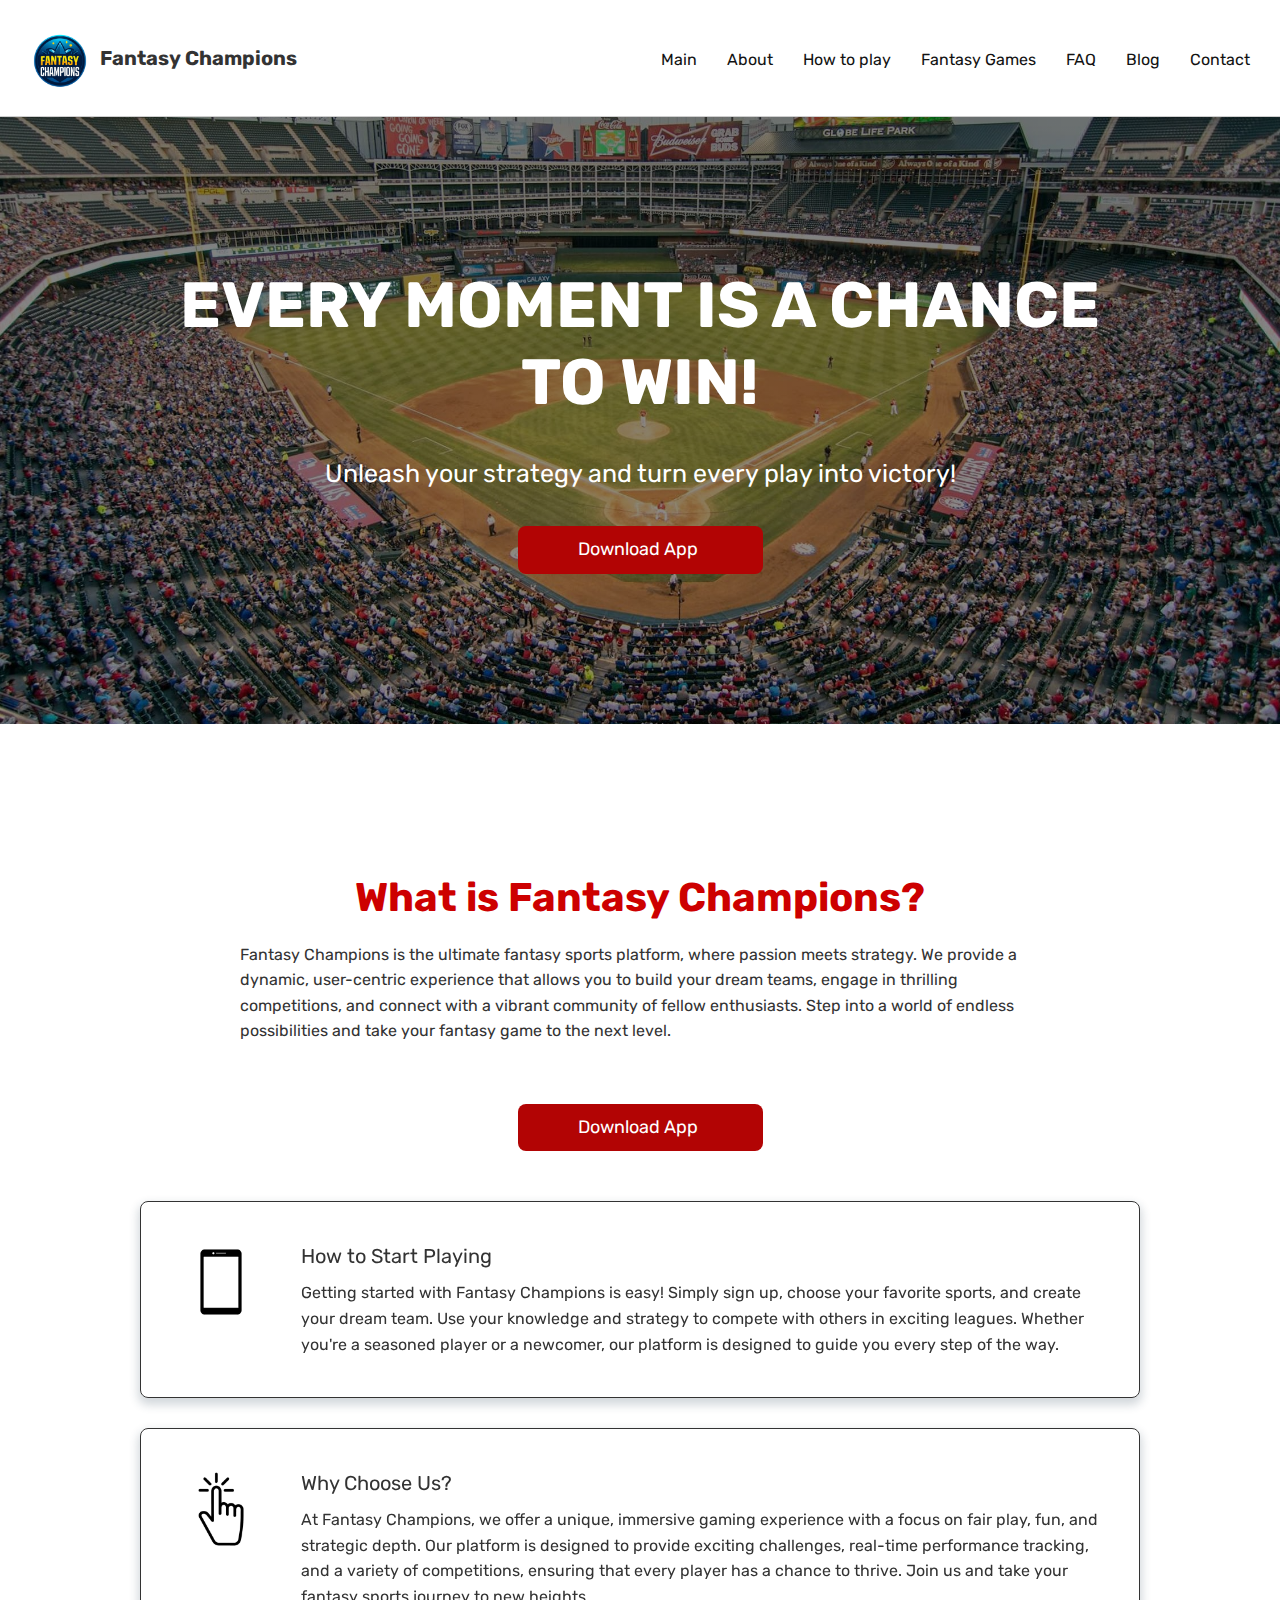
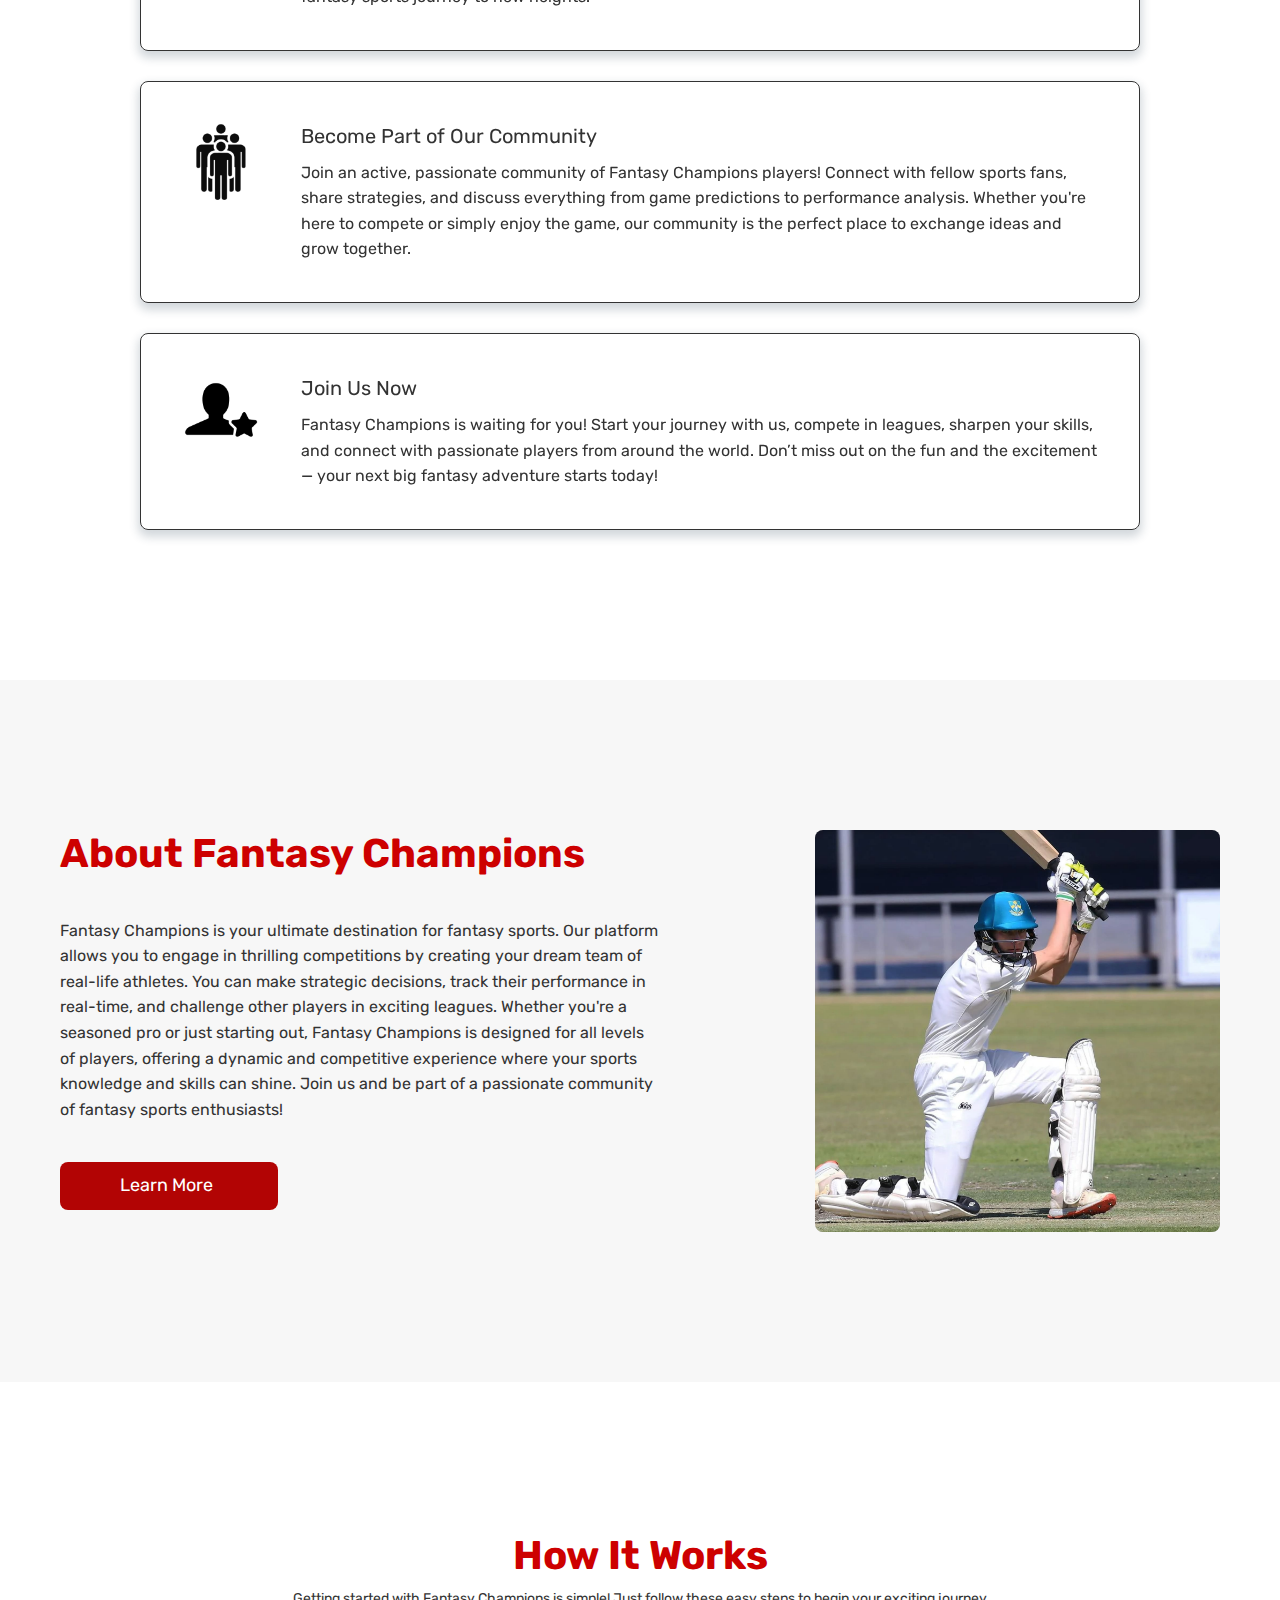
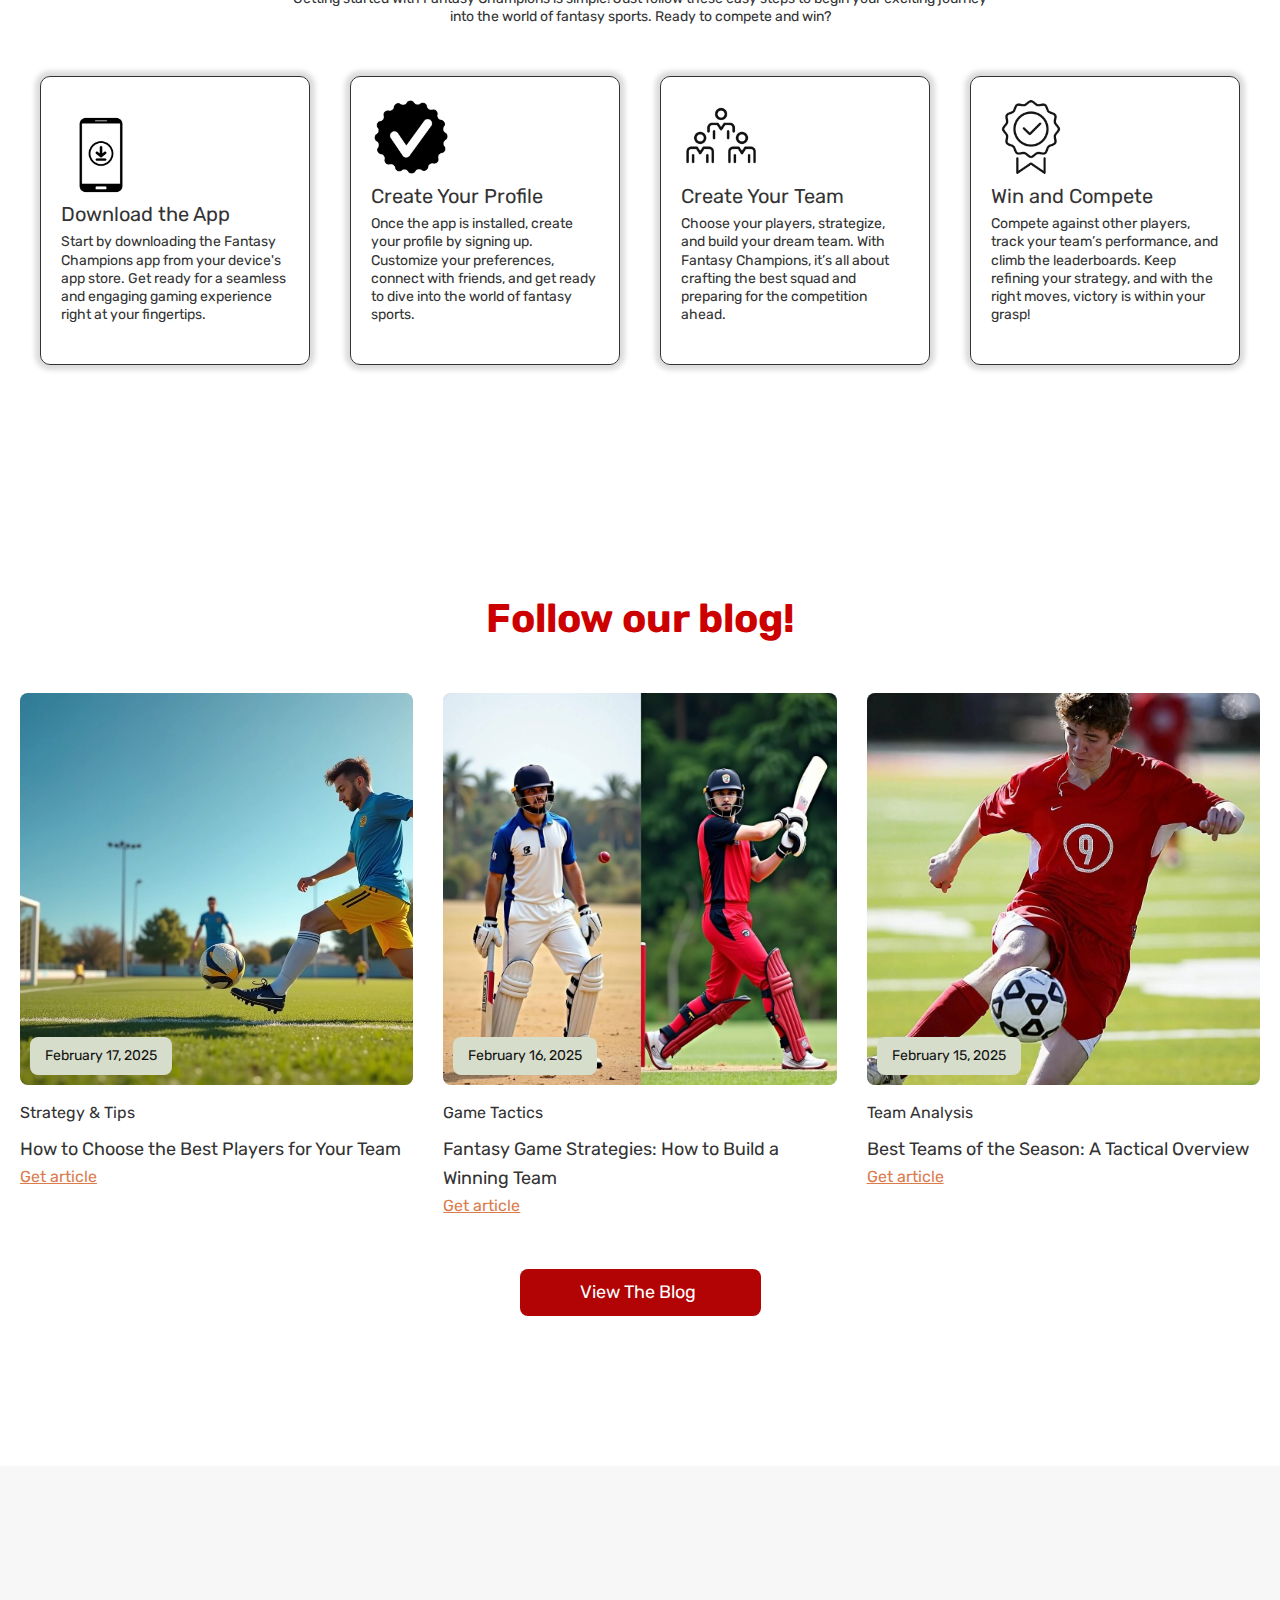
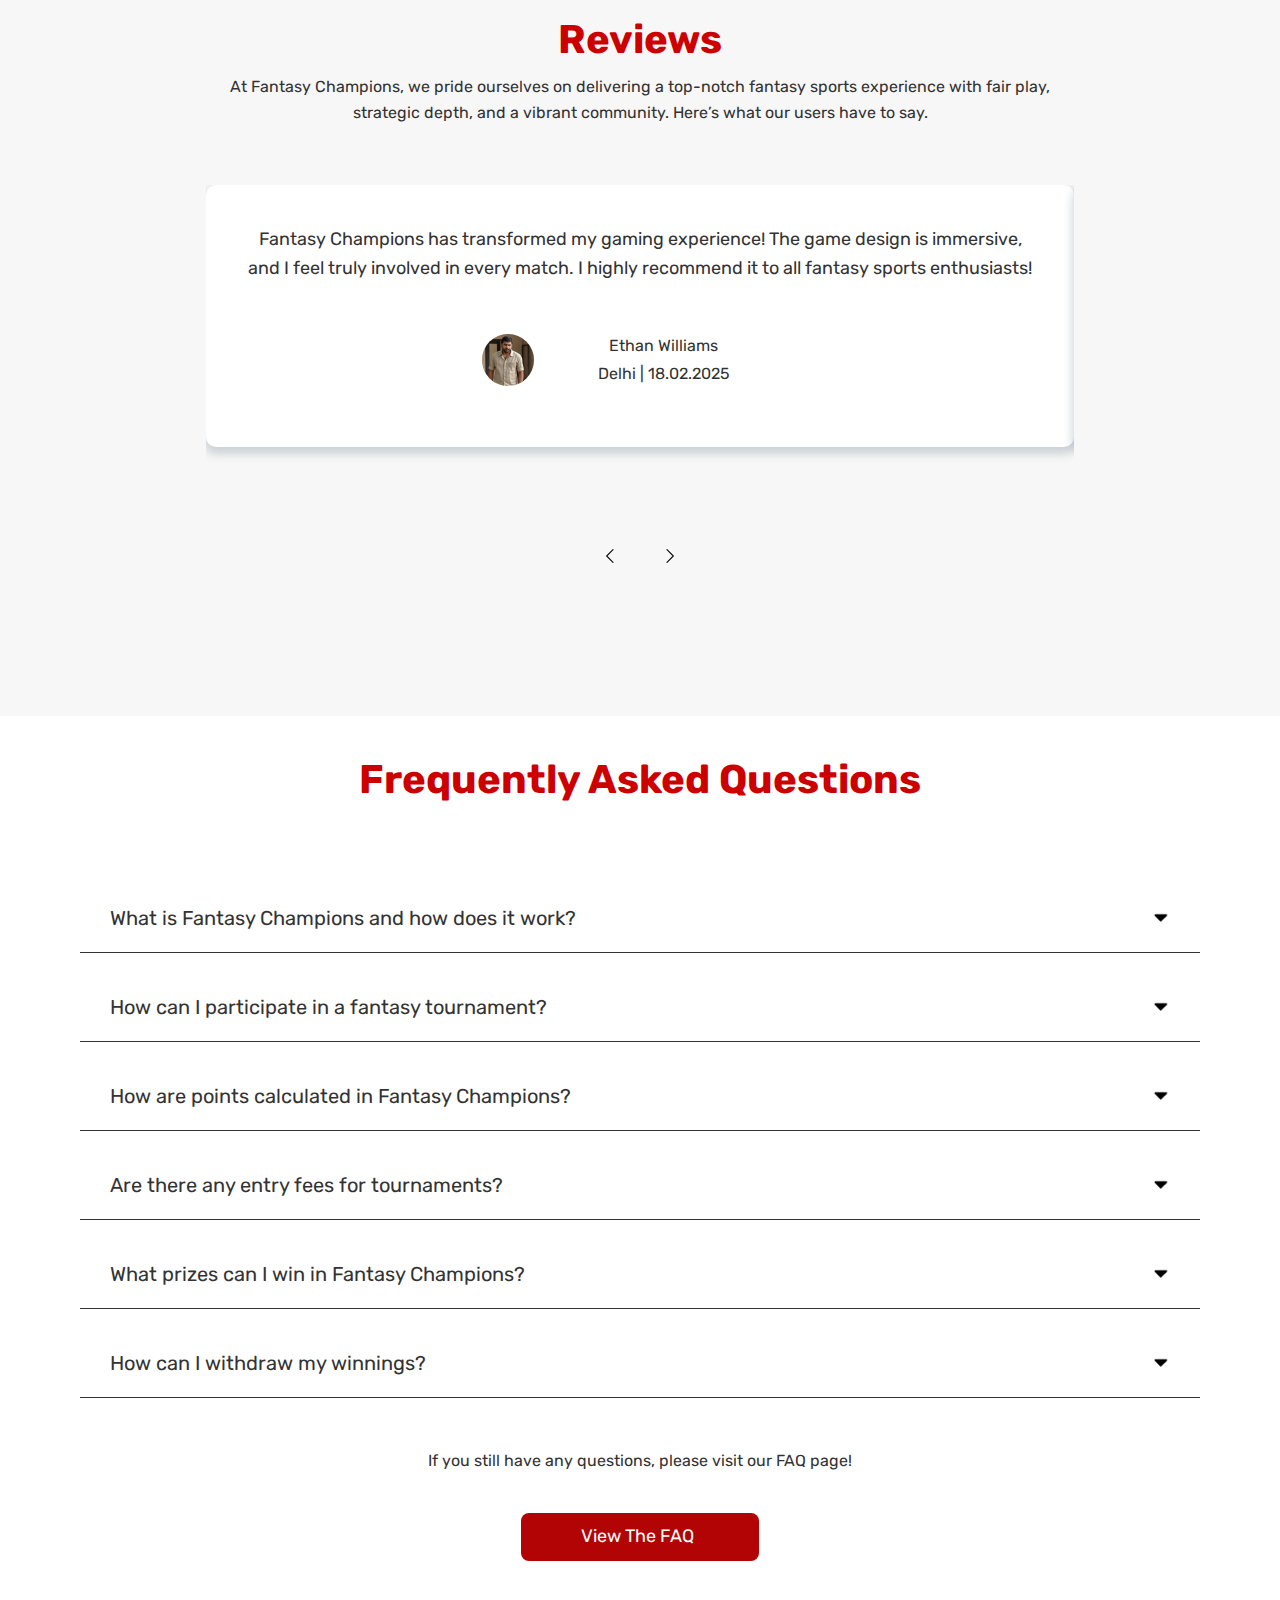
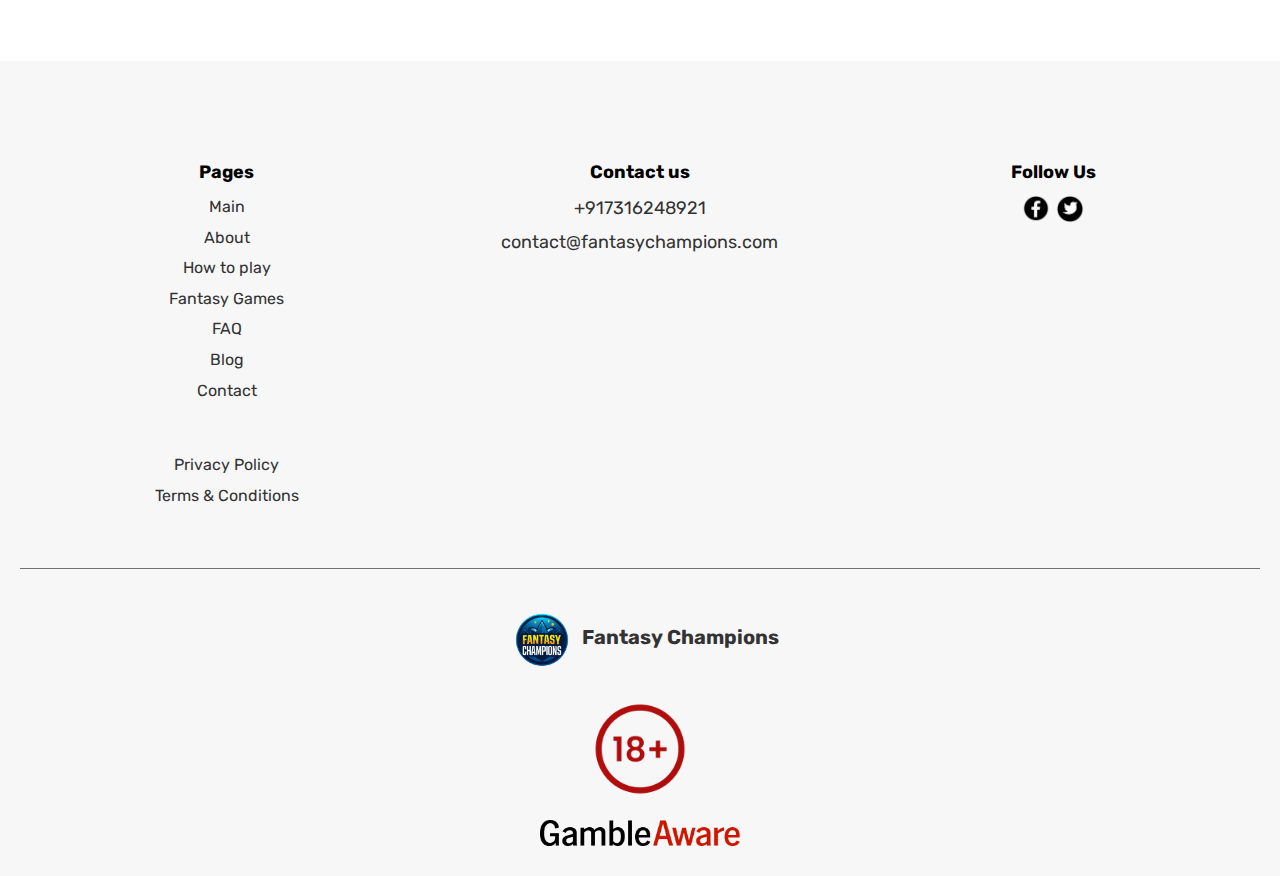
<file: index.html>
<!DOCTYPE html>
<html lang="en" data-validate="html">
  <head>
    <meta charset="UTF-8" />
    <meta name="viewport" content="width=device-width, initial-scale=1.0" />
    <link rel="icon" type="image/png" href="images/favicon.png" />
    <title>Fantasy Champions - Play, Compete, and Conquer</title>
    <meta
      name="description"
      content="Welcome to Fantasy Champions – the ultimate platform for competitive gamers. Compete in exciting battles, unlock exclusive rewards, and join a thriving community of champions. Start your journey today!"
    />
    <link rel="stylesheet" href="styles/styles.css" />
  </head>

  <body>
    <div class="hero">
      <header data-wf--nav--variant="home" class="nav">
        <div
          data-animation="default"
          class="navbar w-variant-388ec9d6-4e1e-759a-c3c4-06c8935714dd w-nav"
          data-easing2="ease"
          data-easing="ease"
          data-collapse="medium"
          data-duration="400"
          data-doc-height="1"
        >
          <div class="container w-container">
            <div class="navbar-wrap">
              <a
                href="index.html"
                aria-current="page"
                class="brand w-nav-brand w--current"
                ><img
                  class="logo"
                  src="images/logo.png"
                  alt="Logotype"
                />Fantasy Champions</a
              >
              <nav
                class="nav-menu w-variant-388ec9d6-4e1e-759a-c3c4-06c8935714dd w-nav-menu"
              >
                <div class="nav-menu-inner">
                  <a
                    href="index.html"
                    class="nav-link w-variant-388ec9d6-4e1e-759a-c3c4-06c8935714dd w-nav-link"
                    >Main</a
                  ><a
                    href="about.html"
                    class="nav-link w-variant-388ec9d6-4e1e-759a-c3c4-06c8935714dd w-nav-link"
                    >About</a
                  ><a
                    href="play.html"
                    class="nav-link w-variant-388ec9d6-4e1e-759a-c3c4-06c8935714dd w-nav-link"
                    >How to play</a
                  ><a
                    href="fantasy.html"
                    class="nav-link w-variant-388ec9d6-4e1e-759a-c3c4-06c8935714dd w-nav-link"
                    >Fantasy Games</a
                  ><a
                    href="faq.html"
                    class="nav-link w-variant-388ec9d6-4e1e-759a-c3c4-06c8935714dd w-nav-link"
                    >FAQ</a
                  >
                  <a
                    href="blog.html"
                    class="nav-link w-variant-388ec9d6-4e1e-759a-c3c4-06c8935714dd w-nav-link"
                    >Blog</a
                  >
                  <a
                    href="contacts.html"
                    class="nav-link w-variant-388ec9d6-4e1e-759a-c3c4-06c8935714dd w-nav-link"
                    >Contact</a
                  >
                </div>
              </nav>
              <div class="nav-info">
                <div
                  class="menu-button w-nav-button"
                  tabindex="0"
                  aria-controls="w-nav-overlay-0"
                  aria-haspopup="menu"
                  aria-expanded="false"
                >
                  <div
                    class="nav-top-line w-variant-388ec9d6-4e1e-759a-c3c4-06c8935714dd"
                  ></div>
                  <div
                    class="nav-middle-line w-variant-388ec9d6-4e1e-759a-c3c4-06c8935714dd"
                  ></div>
                  <div
                    class="nav-bottom-line w-variant-388ec9d6-4e1e-759a-c3c4-06c8935714dd"
                  ></div>
                </div>
              </div>
            </div>
          </div>
          <div
            class="w-nav-overlay"
            data-wf-ignore=""
            id="w-nav-overlay-0"
          ></div>
        </div>
        <div class="open-menu">
          <div class="menu-left"></div>
        </div>
      </header>
      <section class="hero-section">
        <div class="w-layout-blockcontainer container w-container">
          <div class="hero-wrap">
            <div class="hero-content">
              <h1 class="hero-heading animation">
                Every moment is a chance to win!
              </h1>
              <p
                class="animation"
                id="w-node-_25d306bc-a795-6c64-8971-5ba4c5dc8071-80237f14 hero-text"
              >
                Unleash your strategy and turn every play into victory!
              </p>
              <div class="hero-btns">
                <a
                  data-wf--primary-button--variant="no-border"
                  href="contacts.html"
                  class="animation primary-button bubbly-button w-variant-92c17b19-ee94-0c42-94f4-ca9187bd3540 w-inline-block"
                  ><div>Download app</div>
                </a>
              </div>
            </div>
          </div>
        </div>
      </section>
    </div>
    <main class="page-wrap">
      <section class="section bg-light-blue index-advantages">
        <div class="w-layout-blockcontainer container w-container">
          <div class="service-outer">
            <div class="fill-block">
              <div class="service-left">
                <div class="service-head">
                  <div class="section-title animation">
                    <h2>What is Fantasy Champions?</h2>
                  </div>
                  <p class="adv-text animation">
                    Fantasy Champions is the ultimate fantasy sports platform,
                    where passion meets strategy. We provide a dynamic,
                    user-centric experience that allows you to build your dream
                    teams, engage in thrilling competitions, and connect with a
                    vibrant community of fellow enthusiasts. Step into a world
                    of endless possibilities and take your fantasy game to the
                    next level.
                  </p>
                </div>
                <div>
                  <a
                    data-wf--primary-button--variant="base"
                    href="contacts.html"
                    class="bubbly-button primary-button w-inline-block animation"
                  >
                    <div>Download app</div>
                  </a>
                </div>
              </div>
            </div>
            <div class="fill-block animation">
              <div class="w-dyn-list">
                <div class="service-list col-1 w-dyn-items">
                  <div class="w-dyn-item">
                    <div class="service-card home w-inline-block">
                      <img
                        src="images/index-icon-1.png"
                        alt="icon"
                        class="service-icon"
                      />
                      <div class="service-content">
                        <h5>How to Start Playing</h5>
                        <p>
                          Getting started with Fantasy Champions is easy! Simply
                          sign up, choose your favorite sports, and create your
                          dream team. Use your knowledge and strategy to compete
                          with others in exciting leagues. Whether you're a
                          seasoned player or a newcomer, our platform is
                          designed to guide you every step of the way.
                        </p>
                      </div>
                      <div class="d-none">Advantage</div>
                    </div>
                  </div>
                  <div class="w-dyn-item">
                    <div class="service-card home w-inline-block">
                      <img
                        src="images/index-icon-2.png"
                        alt="icon"
                        class="service-icon"
                      />
                      <div class="service-content">
                        <h5>Why Choose Us?</h5>
                        <p>
                          At Fantasy Champions, we offer a unique, immersive
                          gaming experience with a focus on fair play, fun, and
                          strategic depth. Our platform is designed to provide
                          exciting challenges, real-time performance tracking,
                          and a variety of competitions, ensuring that every
                          player has a chance to thrive. Join us and take your
                          fantasy sports journey to new heights.
                        </p>
                      </div>
                      <div class="d-none">Advantage</div>
                    </div>
                  </div>
                  <div class="w-dyn-item">
                    <div class="service-card home w-inline-block">
                      <img
                        src="images/play-icon-2.png"
                        alt="icon"
                        class="service-icon"
                      />
                      <div class="service-content">
                        <h5>Become Part of Our Community</h5>
                        <p>
                          Join an active, passionate community of Fantasy
                          Champions players! Connect with fellow sports fans,
                          share strategies, and discuss everything from game
                          predictions to performance analysis. Whether you're
                          here to compete or simply enjoy the game, our
                          community is the perfect place to exchange ideas and
                          grow together.
                        </p>
                      </div>
                      <div class="d-none">Advantage</div>
                    </div>
                  </div>
                  <div class="w-dyn-item">
                    <div class="service-card home w-inline-block">
                      <img
                        src="images/index-icon-4.png"
                        alt="icon"
                        class="service-icon"
                      />
                      <div class="service-content">
                        <h5>Join Us Now</h5>
                        <p>
                          Fantasy Champions is waiting for you! Start your
                          journey with us, compete in leagues, sharpen your
                          skills, and connect with passionate players from
                          around the world. Don’t miss out on the fun and the
                          excitement — your next big fantasy adventure starts
                          today!
                        </p>
                      </div>
                      <div class="d-none">Advantage</div>
                    </div>
                  </div>
                </div>
              </div>
            </div>
          </div>
        </div>
      </section>

      <section class="section index-about">
        <div class="w-layout-blockcontainer container w-container">
          <div class="about-wrap">
            <div class="about-content">
              <div class="title-section-wrap animation">
                <h2>About Fantasy Champions</h2>
              </div>
              <div class="about-inner animation">
                <p id="w-node-_25d306bc-a795-6c64-8971-5ba4c5dc8071-80237f14">
                  Fantasy Champions is your ultimate destination for fantasy
                  sports. Our platform allows you to engage in thrilling
                  competitions by creating your dream team of real-life
                  athletes. You can make strategic decisions, track their
                  performance in real-time, and challenge other players in
                  exciting leagues. Whether you're a seasoned pro or just
                  starting out, Fantasy Champions is designed for all levels of
                  players, offering a dynamic and competitive experience where
                  your sports knowledge and skills can shine. Join us and be
                  part of a passionate community of fantasy sports enthusiasts!
                </p>
              </div>

              <div>
                <a
                  data-wf--primary-button--variant="base"
                  href="about.html"
                  class="bubbly-button primary-button w-inline-block animation button-about"
                >
                  <div>Learn More</div>
                </a>
              </div>
            </div>
            <div class="about-img animation">
              <img
                src="images/index-about.jpg"
                alt="About Fantasy Champions"
                class="cover-image"
              />
            </div>
          </div>
        </div>
      </section>

      <section class="section bg-light-blue index-comparison index-work">
        <div class="w-layout-blockcontainer container w-container">
          <div class="section-wrap">
            <!-- Title and Description Section -->
            <div class="title-section-wrap animation">
              <h2>How It Works</h2>
              <p class="body-small">
                Getting started with Fantasy Champions is simple! Just follow
                these easy steps to begin your exciting journey into the world
                of fantasy sports. Ready to compete and win?
              </p>
            </div>

            <div class="w-dyn-list animation">
              <div class="teams-list w-dyn-items">
                <div class="w-dyn-item">
                  <div class="team-card w-inline-block">
                    <div class="team-thumb">
                      <div class="team-content">
                        <img
                          src="images/work-icon-1.png"
                          alt="Download App"
                          class="service-icon"
                        />
                        <h5>Download the App</h5>
                        <div class="body-small">
                          Start by downloading the Fantasy Champions app from
                          your device's app store. Get ready for a seamless and
                          engaging gaming experience right at your fingertips.
                        </div>
                      </div>
                    </div>
                  </div>
                </div>
                <div class="w-dyn-item">
                  <div class="team-card w-inline-block">
                    <div class="team-thumb">
                      <div class="team-content">
                        <img
                          src="images/work-icon-2.png"
                          alt="Create Profile"
                          class="service-icon"
                        />
                        <h5>Create Your Profile</h5>
                        <div class="body-small">
                          Once the app is installed, create your profile by
                          signing up. Customize your preferences, connect with
                          friends, and get ready to dive into the world of
                          fantasy sports.
                        </div>
                      </div>
                    </div>
                  </div>
                </div>
                <div class="w-dyn-item">
                  <div class="team-card w-inline-block">
                    <div class="team-thumb">
                      <div class="team-content">
                        <img
                          src="images/work-icon-3.png"
                          alt="Create Team"
                          class="service-icon"
                        />
                        <h5>Create Your Team</h5>
                        <div class="body-small">
                          Choose your players, strategize, and build your dream
                          team. With Fantasy Champions, it’s all about crafting
                          the best squad and preparing for the competition
                          ahead.
                        </div>
                      </div>
                    </div>
                  </div>
                </div>
                <div class="w-dyn-item">
                  <div class="team-card w-inline-block">
                    <div class="team-thumb">
                      <div class="team-content">
                        <img
                          src="images/work-icon-4.png"
                          alt="Win and Compete"
                          class="service-icon"
                        />
                        <h5>Win and Compete</h5>
                        <div class="body-small">
                          Compete against other players, track your team’s
                          performance, and climb the leaderboards. Keep refining
                          your strategy, and with the right moves, victory is
                          within your grasp!
                        </div>
                      </div>
                    </div>
                  </div>
                </div>
              </div>
            </div>
          </div>
        </div>
      </section>
      <section class="section top blog">
        <div class="w-layout-blockcontainer container w-container">
          <div class="section-wrap">
            <div class="section-title animation">
              <h2>Follow our blog!</h2>
            </div>

            <div class="w-dyn-list animation">
              <div class="blog-list w-dyn-items">
                <div class="w-dyn-item">
                  <a href="contacts.html" class="blog-card w-inline-block">
                    <div class="blog-thumb">
                      <img
                        src="images/blog-1.jpg"
                        alt="Strategy & Tips"
                        class="cover-image"
                      />
                      <div class="date-text">February 17, 2025</div>
                    </div>
                    <div class="blog-content">
                      <div>Strategy & Tips</div>
                      <div class="body-large color-primary">
                        How to Choose the Best Players for Your Team
                      </div>
                      <div class="d-none">Review</div>
                    </div>
                  </a>
                  <a href="contacts.html" class="read-article-link"
                    >Get article</a
                  >
                </div>
                <div class="w-dyn-item">
                  <a href="contacts.html" class="blog-card w-inline-block">
                    <div class="blog-thumb">
                      <img
                        src="images/blog-2.jpg"
                        alt="Game Tactics"
                        class="cover-image"
                      />
                      <div class="date-text">February 16, 2025</div>
                    </div>
                    <div class="blog-content">
                      <div>Game Tactics</div>
                      <div class="body-large color-primary">
                        Fantasy Game Strategies: How to Build a Winning Team
                      </div>
                      <div class="d-none">Review</div>
                    </div>
                  </a>
                  <a href="contacts.html" class="read-article-link"
                    >Get article</a
                  >
                </div>
                <div class="w-dyn-item">
                  <a href="contacts.html" class="blog-card w-inline-block">
                    <div class="blog-thumb">
                      <img
                        src="images/blog-3.jpg"
                        alt="Team Analysis"
                        class="cover-image"
                      />
                      <div class="date-text">February 15, 2025</div>
                    </div>
                    <div class="blog-content">
                      <div>Team Analysis</div>
                      <div class="body-large color-primary">
                        Best Teams of the Season: A Tactical Overview
                      </div>
                      <div class="d-none">Review</div>
                    </div>
                  </a>
                  <a href="contacts.html" class="read-article-link"
                    >Get article</a
                  >
                </div>
              </div>

              <div class="w-pagination-wrapper pagination">
                <a
                  data-wf--primary-button--variant="no-border"
                  href="blog.html"
                  class="primary-button bubbly-button w-variant-92c17b19-ee94-0c42-94f4-ca9187bd3540 w-inline-block"
                  ><div>View the blog</div>
                </a>
              </div>
            </div>
          </div>
        </div>
      </section>

      <section class="section reviews animation">
        <div class="w-layout-blockcontainer container w-container">
          <div class="review-wrap">
            <div class="review-left">
              <div class="section-title">
                <h2>Reviews</h2>
                <p>
                  At Fantasy Champions, we pride ourselves on delivering a
                  top-notch fantasy sports experience with fair play, strategic
                  depth, and a vibrant community. Here’s what our users have to
                  say.
                </p>
              </div>
              <div
                data-delay="4000"
                data-animation="cross"
                class="review-slider w-slider slider"
                data-autoplay="false"
                data-easing="ease"
                data-hide-arrows="false"
                data-disable-swipe="false"
                data-autoplay-limit="0"
                data-nav-spacing="3"
                data-duration="500"
                data-infinite="true"
              >
                <div
                  class="review-mask w-slider-mask slides"
                  id="w-slider-mask-0"
                >
                  <div class="w-slide slide">
                    <div class="review-inner">
                      <p class="review-text">
                        Fantasy Champions has transformed my gaming experience!
                        The game design is immersive, and I feel truly involved
                        in every match. I highly recommend it to all fantasy
                        sports enthusiasts!
                      </p>
                      <div class="review-bottom">
                        <div class="review-info">
                          <div
                            id="w-node-ad6bfceb-b68a-7bd6-7540-b035ae563d22-ae563d08"
                            class="reviewer-img"
                          >
                            <img
                              src="images/user-2.jpg"
                              alt="Ethan Williams"
                              class="cover-image"
                            />
                          </div>
                          <div
                            id="w-node-ad6bfceb-b68a-7bd6-7540-b035ae563d24-ae563d08"
                          >
                            Ethan Williams
                          </div>
                          <div
                            id="w-node-ad6bfceb-b68a-7bd6-7540-b035ae563d26-ae563d08"
                          >
                            Delhi | 18.02.2025
                          </div>
                        </div>
                      </div>
                    </div>
                  </div>
                  <div class="w-slide slide" aria-hidden="true">
                    <div class="review-inner" aria-hidden="true">
                      <p class="review-text" aria-hidden="true">
                        The gameplay in Fantasy Champions is unmatched! The
                        graphics are stunning, and the gameplay is so engaging.
                        It’s the best fantasy sports experience I've had so far.
                      </p>
                      <div class="review-bottom" aria-hidden="true">
                        <div class="review-info" aria-hidden="true">
                          <div
                            id="w-node-ad6bfceb-b68a-7bd6-7540-b035ae563d36-ae563d08"
                            class="reviewer-img"
                            aria-hidden="true"
                          >
                            <img
                              src="images/user-1.jpg"
                              alt="Sophia Martinez"
                              class="cover-image"
                              aria-hidden="true"
                            />
                          </div>
                          <div
                            id="w-node-ad6bfceb-b68a-7bd6-7540-b035ae563d38-ae563d08"
                            aria-hidden="true"
                          >
                            Sophia Martinez
                          </div>
                          <div
                            id="w-node-ad6bfceb-b68a-7bd6-7540-b035ae563d3a-ae563d08"
                            aria-hidden="true"
                          >
                            Mumbai | 15.01.2025
                          </div>
                        </div>
                      </div>
                    </div>
                  </div>
                  <div class="w-slide slide" aria-hidden="true">
                    <div class="review-inner" aria-hidden="true">
                      <p class="review-text" aria-hidden="true">
                        Fantasy Champions offers a deeply immersive world for
                        fantasy sports fans. The details are fantastic, and I
                        find myself spending hours exploring strategies and
                        competing with others.
                      </p>
                      <div class="review-bottom" aria-hidden="true">
                        <div class="review-info" aria-hidden="true">
                          <div
                            id="w-node-ad6bfceb-b68a-7bd6-7540-b035ae563d4a-ae563d08"
                            class="reviewer-img"
                            aria-hidden="true"
                          >
                            <img
                              src="images/user-3.jpg"
                              alt="Liam Johnson"
                              class="cover-image"
                              aria-hidden="true"
                            />
                          </div>
                          <div
                            id="w-node-ad6bfceb-b68a-7bd6-7540-b035ae563d4c-ae563d08"
                            aria-hidden="true"
                          >
                            Liam Johnson
                          </div>
                          <div
                            id="w-node-ad6bfceb-b68a-7bd6-7540-b035ae563d4e-ae563d08"
                            aria-hidden="true"
                          >
                            Bangalore | 10.12.2024
                          </div>
                        </div>
                      </div>
                    </div>
                  </div>
                  <div class="w-slide slide" aria-hidden="true">
                    <div class="review-inner" aria-hidden="true">
                      <p class="review-text" aria-hidden="true">
                        Fantasy Champions is the perfect platform for anyone who
                        loves strategic games. The constant updates, creative
                        challenges, and engaging community make it a standout
                        experience.
                      </p>
                      <div class="review-bottom" aria-hidden="true">
                        <div class="review-info" aria-hidden="true">
                          <div
                            id="w-node-ad6bfceb-b68a-7bd6-7540-b035ae563d5e-ae563d08"
                            class="reviewer-img"
                            aria-hidden="true"
                          >
                            <img
                              src="images/user-4.jpg"
                              alt="Olivia Clark"
                              class="cover-image"
                              aria-hidden="true"
                            />
                          </div>
                          <div
                            id="w-node-ad6bfceb-b68a-7bd6-7540-b035ae563d60-ae563d08"
                            aria-hidden="true"
                          >
                            Olivia Clark
                          </div>
                          <div
                            id="w-node-ad6bfceb-b68a-7bd6-7540-b035ae563d62-ae563d08"
                            aria-hidden="true"
                          >
                            Kolkata | 25.11.2024
                          </div>
                        </div>
                      </div>
                    </div>
                  </div>
                </div>
                <div class="controls">
                  <div
                    class="left-arrow w-slider-arrow-left right-arrow w-slider-arrow-right"
                    tabindex="0"
                    aria-controls="w-slider-mask-0"
                    id="prevBtn"
                  >
                    <img
                      src="images/arr-left.svg"
                      alt="Review Left Arrow"
                      class="review-arrow"
                    />
                  </div>
                  <div
                    class="right-arrow w-slider-arrow-right"
                    tabindex="0"
                    aria-controls="w-slider-mask-0"
                    id="nextBtn"
                  >
                    <img
                      src="images/arr-right.svg"
                      alt="Review Right Arrow"
                      class="review-arrow"
                    />
                  </div>
                </div>
              </div>
            </div>
          </div>
        </div>
      </section>
      <section class="faq-section section">
        <div class="faq-content">
          <div class="section-title animation">
            <h2>Frequently Asked Questions</h2>
          </div>

          <div class="faq-wrap animation">
            <div data-delay="0" data-hover="false" class="faq w-dropdown">
              <div
                class="question-block w-dropdown-toggle"
                id="w-dropdown-toggle-1"
                aria-controls="w-dropdown-list-1"
                aria-haspopup="menu"
                aria-expanded="false"
                tabindex="0"
              >
                <h5>What is Fantasy Champions and how does it work?</h5>
                <img src="images/arr-faq.png" alt="Faq Icon" class="faq-icon" />
              </div>
              <nav
                class="answer-block w-dropdown-list"
                id="w-dropdown-list-1"
                aria-labelledby="w-dropdown-toggle-1"
              >
                <div class="faq-answer">
                  <p>
                    Fantasy Champions is a fantasy sports platform where users
                    can create their dream teams, compete in tournaments, and
                    win rewards. Players earn points based on real-life
                    performances of selected athletes.
                  </p>
                </div>
              </nav>
            </div>

            <div data-delay="0" data-hover="false" class="faq w-dropdown">
              <div
                class="question-block w-dropdown-toggle"
                id="w-dropdown-toggle-2"
                aria-controls="w-dropdown-list-2"
                aria-haspopup="menu"
                aria-expanded="false"
                tabindex="0"
              >
                <h5>How can I participate in a fantasy tournament?</h5>
                <img src="images/arr-faq.png" alt="Faq Icon" class="faq-icon" />
              </div>
              <nav
                class="answer-block w-dropdown-list"
                id="w-dropdown-list-2"
                aria-labelledby="w-dropdown-toggle-2"
              >
                <div class="faq-answer">
                  <p>
                    To participate, simply sign up on our platform, choose a
                    tournament, and build your fantasy team using available
                    players. Once the tournament starts, track your team's
                    progress on the leaderboard.
                  </p>
                </div>
              </nav>
            </div>

            <div data-delay="0" data-hover="false" class="faq w-dropdown">
              <div
                class="question-block w-dropdown-toggle"
                id="w-dropdown-toggle-3"
                aria-controls="w-dropdown-list-3"
                aria-haspopup="menu"
                aria-expanded="false"
                tabindex="0"
              >
                <h5>How are points calculated in Fantasy Champions?</h5>
                <img src="images/arr-faq.png" alt="Faq Icon" class="faq-icon" />
              </div>
              <nav
                class="answer-block w-dropdown-list"
                id="w-dropdown-list-3"
                aria-labelledby="w-dropdown-toggle-3"
              >
                <div class="faq-answer">
                  <p>
                    Points are awarded based on real-life performances of the
                    players in your fantasy team. Actions such as goals,
                    assists, saves, and clean sheets contribute to your total
                    points, while negative actions like fouls or red cards may
                    reduce your score.
                  </p>
                </div>
              </nav>
            </div>

            <div data-delay="0" data-hover="false" class="faq w-dropdown">
              <div
                class="question-block w-dropdown-toggle"
                id="w-dropdown-toggle-4"
                aria-controls="w-dropdown-list-4"
                aria-haspopup="menu"
                aria-expanded="false"
                tabindex="0"
              >
                <h5>Are there any entry fees for tournaments?</h5>
                <img src="images/arr-faq.png" alt="Faq Icon" class="faq-icon" />
              </div>
              <nav
                class="answer-block w-dropdown-list"
                id="w-dropdown-list-4"
                aria-labelledby="w-dropdown-toggle-4"
              >
                <div class="faq-answer">
                  <p>
                    Some tournaments are free to enter, while others may require
                    an entry fee. Paid tournaments often come with larger prize
                    pools and additional benefits. Check the tournament details
                    for specific entry requirements.
                  </p>
                </div>
              </nav>
            </div>

            <div data-delay="0" data-hover="false" class="faq w-dropdown">
              <div
                class="question-block w-dropdown-toggle"
                id="w-dropdown-toggle-5"
                aria-controls="w-dropdown-list-5"
                aria-haspopup="menu"
                aria-expanded="false"
                tabindex="0"
              >
                <h5>What prizes can I win in Fantasy Champions?</h5>
                <img src="images/arr-faq.png" alt="Faq Icon" class="faq-icon" />
              </div>
              <nav
                class="answer-block w-dropdown-list"
                id="w-dropdown-list-5"
                aria-labelledby="w-dropdown-toggle-5"
              >
                <div class="faq-answer">
                  <p>
                    Prizes vary based on the tournament type. You can win cash
                    rewards, in-game credits, exclusive merchandise, and even
                    special event tickets. Each tournament page details the
                    available prizes.
                  </p>
                </div>
              </nav>
            </div>

            <div data-delay="0" data-hover="false" class="faq w-dropdown">
              <div
                class="question-block w-dropdown-toggle"
                id="w-dropdown-toggle-6"
                aria-controls="w-dropdown-list-6"
                aria-haspopup="menu"
                aria-expanded="false"
                tabindex="0"
              >
                <h5>How can I withdraw my winnings?</h5>
                <img src="images/arr-faq.png" alt="Faq Icon" class="faq-icon" />
              </div>
              <nav
                class="answer-block w-dropdown-list"
                id="w-dropdown-list-6"
                aria-labelledby="w-dropdown-toggle-6"
              >
                <div class="faq-answer">
                  <p>
                    Withdrawals can be made through your account dashboard.
                    Simply choose your preferred payment method, enter the
                    amount, and submit a withdrawal request. Processing times
                    may vary based on your chosen method.
                  </p>
                </div>
              </nav>
            </div>
            <div class="w-pagination-wrapper pagination">
              <p>If you still have any questions, please visit our FAQ page!</p>
              <a
                data-wf--primary-button--variant="no-border"
                href="faq.html"
                class="primary-button bubbly-button w-variant-92c17b19-ee94-0c42-94f4-ca9187bd3540 w-inline-block"
                ><div>View the FAQ</div>
              </a>
            </div>
          </div>
        </div>
      </section>
    </main>
    <footer class="footer">
      <div class="w-layout-blockcontainer container w-container">
        <div class="footer-outer">
          <div class="footer-top">
            <div class="fill-block">
              <div class="footer-right">
                <div
                  id="w-node-a7f03562-a269-f165-d56e-541f0b1f37c5-0b1f37a4"
                  class="footer-inner"
                >
                  <div class="footer-head">Pages</div>
                  <a href="index.html" class="footer-link">Main</a
                  ><a href="about.html" class="footer-link">About</a
                  ><a href="play.html" class="footer-link">How to play</a
                  ><a href="fantasy.html" class="footer-link">Fantasy Games</a>
                  <a href="faq.html" class="footer-link">FAQ</a>
                  <a href="blog.html" class="footer-link"> Blog</a>
                  <a href="contacts.html" class="footer-link">Contact</a>
                </div>

                <div
                  id="w-node-a7f03562-a269-f165-d56e-541f0b1f37db-0b1f37a4"
                  class="footer-inner"
                >
                  <div class="footer-head">Contact us</div>
                  <a href="tel:+917316248921" class="bottom-link"
                    >+917316248921</a
                  >
                  <a
                    href="mailto:contact@fantasychampions.com"
                    class="bottom-link"
                    >contact@fantasychampions.com</a
                  >
                </div>
                <div
                  id="w-node-a7f03562-a269-f165-d56e-541f0b1f37db-0b1f37a4"
                  class="footer-inner"
                >
                  <div class="footer-head">Follow Us</div>
                  <div class="">
                    <a href="contacts.html" class="bottom-link"
                      ><img
                        src="images/fb.png"
                        class="follow-link"
                        alt="Facebook"
                    /></a>
                    <a href="contacts.html" class="bottom-link"
                      ><img
                        src="images/tw.png"
                        class="follow-link"
                        alt="Twitter"
                    /></a>
                  </div>
                </div>
                <div
                  id="w-node-a7f03562-a269-f165-d56e-541f0b1f37db-0b1f37a4"
                  class="footer-inner"
                >
                  <a href="privacy-policy.html" class="footer-link"
                    >Privacy Policy</a
                  ><a href="terms-conditions.html" class="footer-link"
                    >Terms & Conditions
                  </a>
                </div>
              </div>
            </div>
          </div>
          <div class="footer-bottom">
            <a
              href="index.html"
              aria-current="page"
              class="brand w-nav-brand w--current"
              ><img class="logo" src="images/logo.png" alt="Logotype" />Fantasy
              Champions</a
            >
            <img
              class="age-icon"
              src="images/18+.png"
              alt="age restrictions 18+"
            />
            <a
              href="https://www.gambleaware.org/"
              aria-current="page"
              class="brand w-nav-brand w--current"
              ><img
                class="logo-footer"
                src="images/gameble.png"
                alt="GambleAware Logo"
            /></a>
          </div>
        </div>
      </div>
    </footer>
    <script type="module" src="js/main.js"></script>
  </body>
</html>
</file>
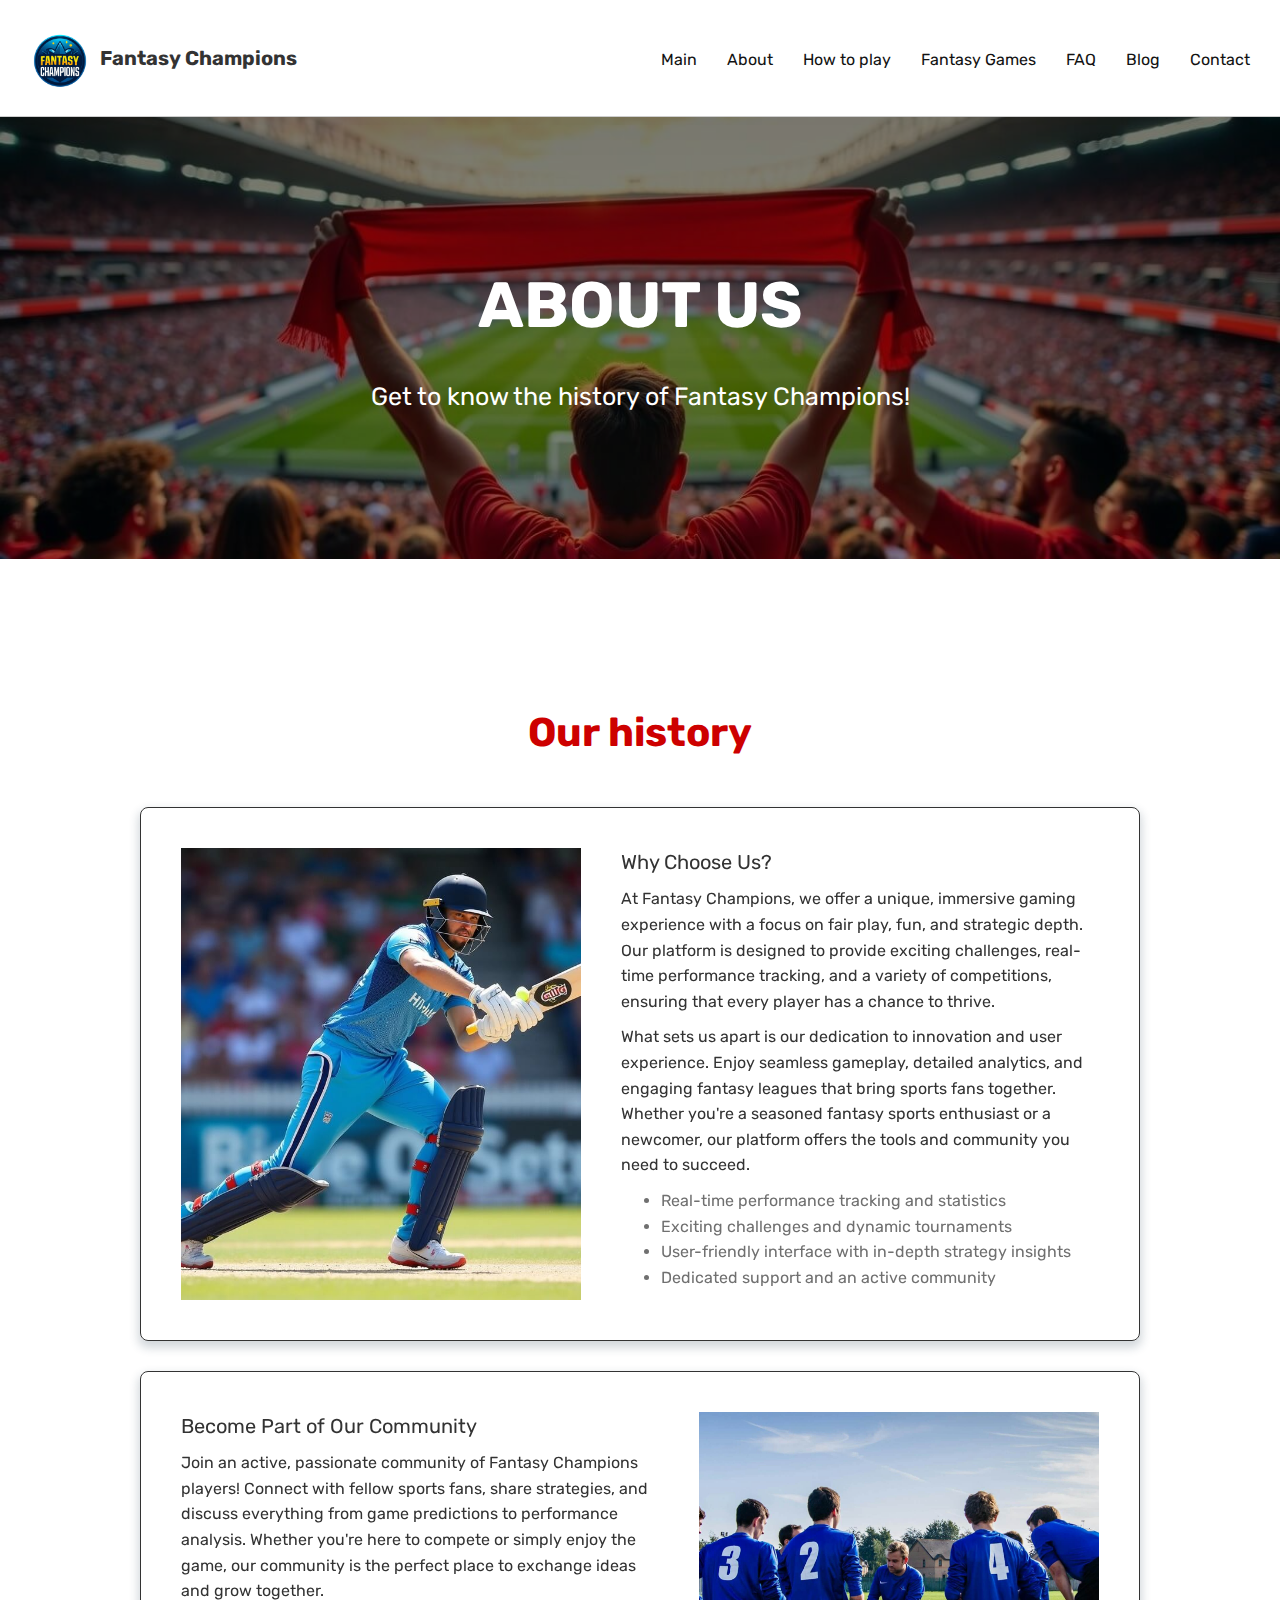
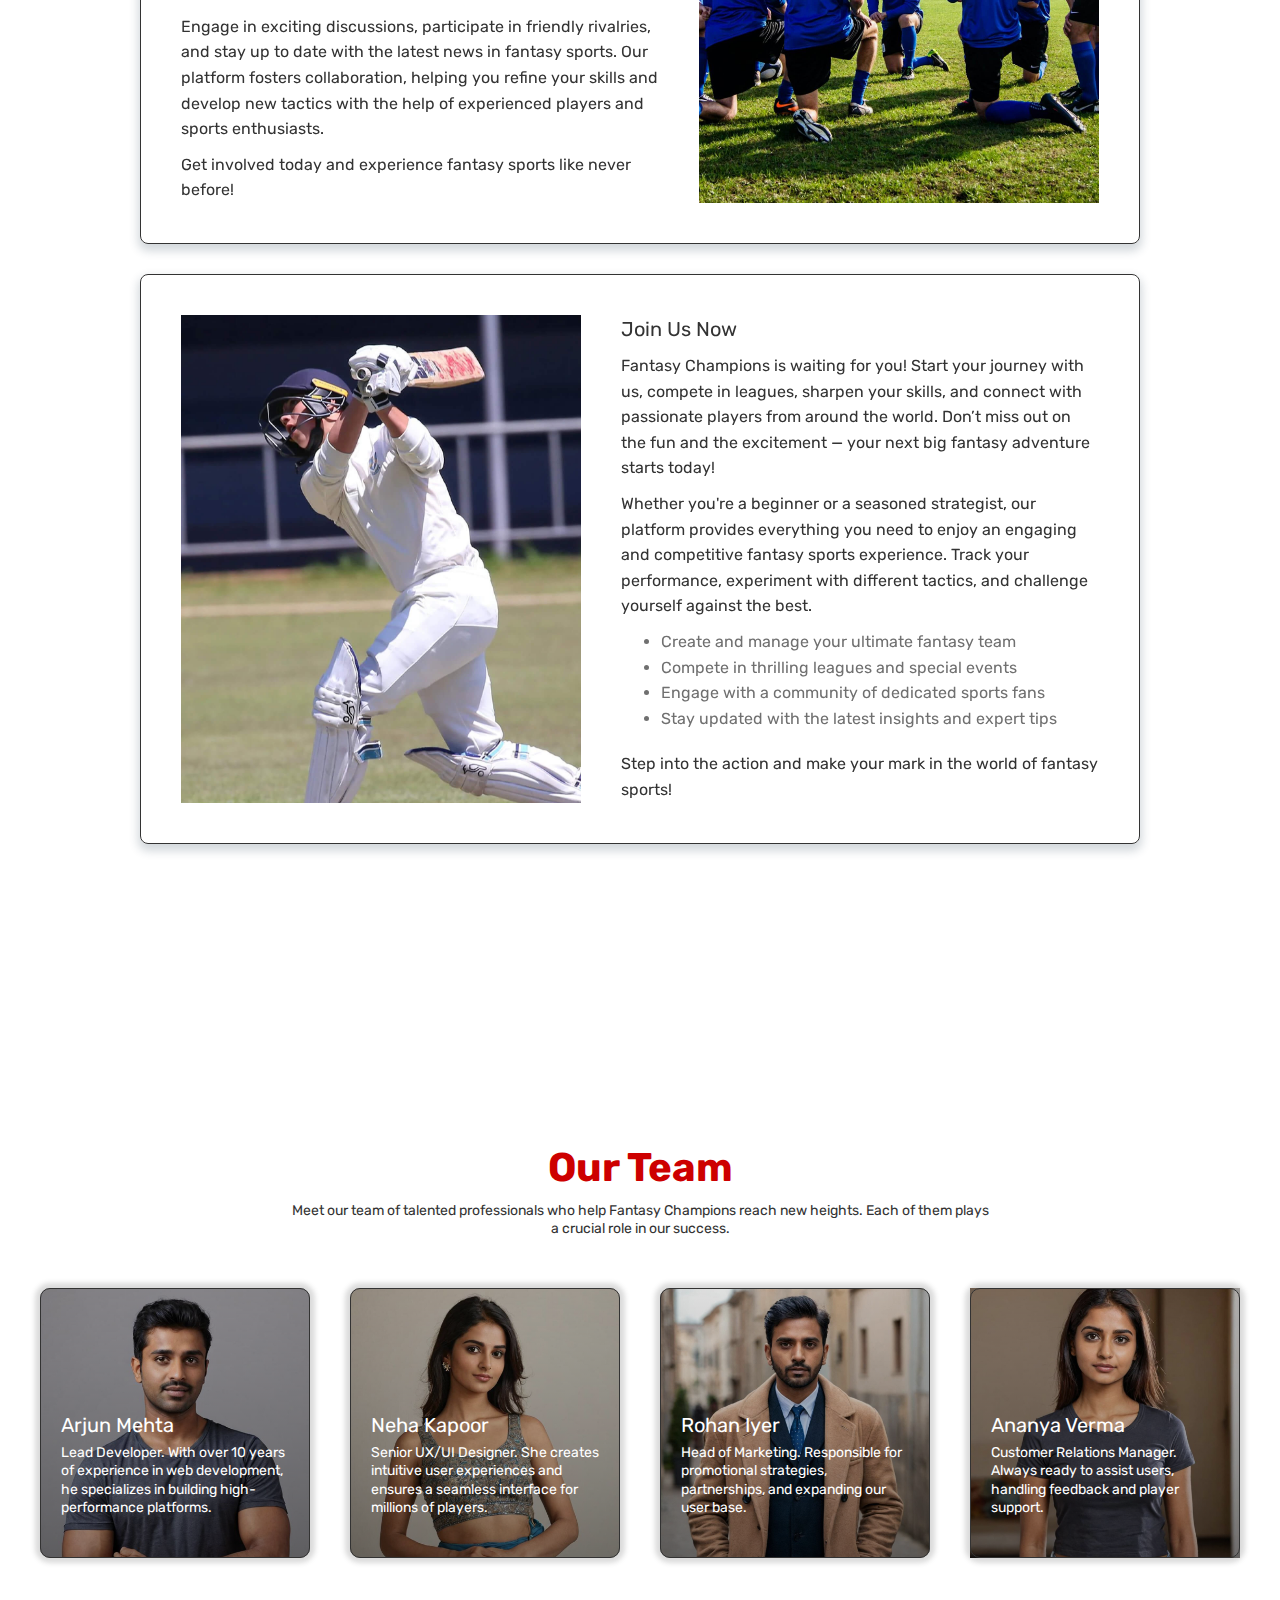
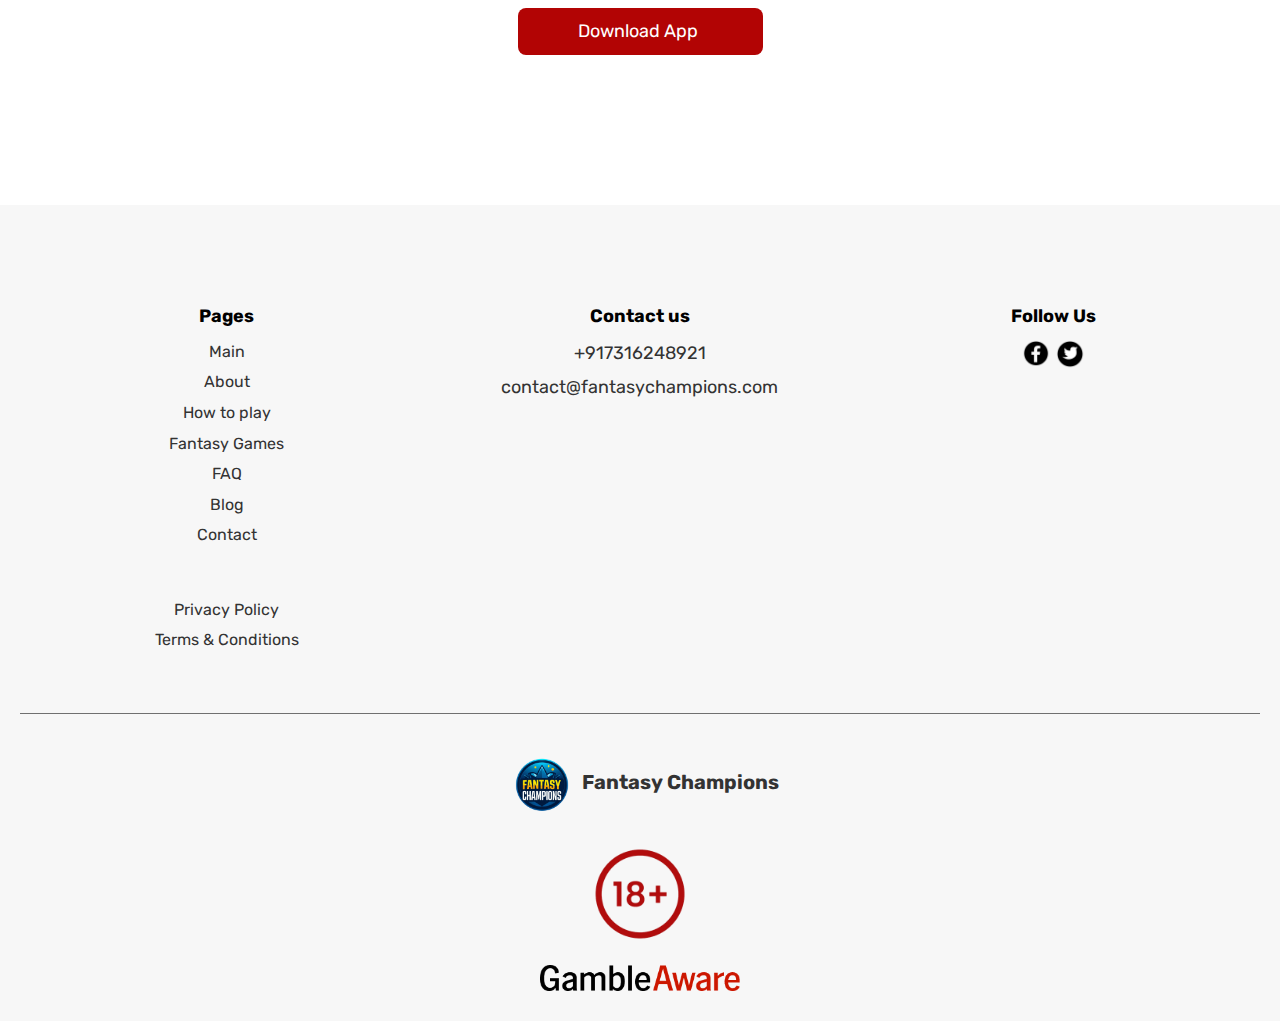
<file: about.html>
<!DOCTYPE html>
<html lang="en" data-validate="html">
  <head>
    <meta charset="UTF-8" />
    <meta name="viewport" content="width=device-width, initial-scale=1.0" />
    <link rel="icon" type="image/png" href="images/favicon.png" />
    <title>Fantasy Champions - Compete, Customize, Conquer</title>
    <meta
      name="description"
      content="Join Fantasy Champions – the premier platform for competitive gamers. Compete in exciting game modes, unlock customizations, and connect with a community of skilled players. Elevate your game today!"
    />
    <link rel="stylesheet" href="styles/styles.css" />
  </head>

  <body>
    <div class="hero">
      <header data-wf--nav--variant="home" class="nav">
        <div
          data-animation="default"
          class="navbar w-variant-388ec9d6-4e1e-759a-c3c4-06c8935714dd w-nav"
          data-easing2="ease"
          data-easing="ease"
          data-collapse="medium"
          data-duration="400"
          data-doc-height="1"
        >
          <div class="container w-container">
            <div class="navbar-wrap">
              <a
                href="index.html"
                aria-current="page"
                class="brand w-nav-brand w--current"
                ><img
                  class="logo"
                  src="images/logo.png"
                  alt="Logotype"
                />Fantasy Champions</a
              >
              <nav
                class="nav-menu w-variant-388ec9d6-4e1e-759a-c3c4-06c8935714dd w-nav-menu"
              >
                <div class="nav-menu-inner">
                  <a
                    href="index.html"
                    class="nav-link w-variant-388ec9d6-4e1e-759a-c3c4-06c8935714dd w-nav-link"
                    >Main</a
                  ><a
                    href="about.html"
                    class="nav-link w-variant-388ec9d6-4e1e-759a-c3c4-06c8935714dd w-nav-link"
                    >About</a
                  ><a
                    href="play.html"
                    class="nav-link w-variant-388ec9d6-4e1e-759a-c3c4-06c8935714dd w-nav-link"
                    >How to play</a
                  ><a
                    href="fantasy.html"
                    class="nav-link w-variant-388ec9d6-4e1e-759a-c3c4-06c8935714dd w-nav-link"
                    >Fantasy Games</a
                  ><a
                    href="faq.html"
                    class="nav-link w-variant-388ec9d6-4e1e-759a-c3c4-06c8935714dd w-nav-link"
                    >FAQ</a
                  >
                  <a
                    href="blog.html"
                    class="nav-link w-variant-388ec9d6-4e1e-759a-c3c4-06c8935714dd w-nav-link"
                    >Blog</a
                  >
                  <a
                    href="contacts.html"
                    class="nav-link w-variant-388ec9d6-4e1e-759a-c3c4-06c8935714dd w-nav-link"
                    >Contact</a
                  >
                </div>
              </nav>
              <div class="nav-info">
                <div
                  class="menu-button w-nav-button"
                  tabindex="0"
                  aria-controls="w-nav-overlay-0"
                  aria-haspopup="menu"
                  aria-expanded="false"
                >
                  <div
                    class="nav-top-line w-variant-388ec9d6-4e1e-759a-c3c4-06c8935714dd"
                  ></div>
                  <div
                    class="nav-middle-line w-variant-388ec9d6-4e1e-759a-c3c4-06c8935714dd"
                  ></div>
                  <div
                    class="nav-bottom-line w-variant-388ec9d6-4e1e-759a-c3c4-06c8935714dd"
                  ></div>
                </div>
              </div>
            </div>
          </div>
          <div
            class="w-nav-overlay"
            data-wf-ignore=""
            id="w-nav-overlay-0"
          ></div>
        </div>
        <div class="open-menu">
          <div class="menu-left"></div>
        </div>
      </header>
      <section class="hero-section about-section">
        <div class="w-layout-blockcontainer container w-container">
          <div class="hero-wrap">
            <div class="hero-content">
              <h1 class="hero-heading animation">About Us</h1>
              <p
                class="animation"
                id="w-node-_25d306bc-a795-6c64-8971-5ba4c5dc8071-80237f14 hero-text"
              >
                Get to know the history of Fantasy Champions!
              </p>
            </div>
          </div>
        </div>
      </section>
    </div>
    <main class="page-wrap">
      <section class="section bg-light-blue index-advantages about-section">
        <div class="w-layout-blockcontainer container w-container">
          <div class="service-outer">
            <div class="fill-block">
              <div class="service-left">
                <div class="service-head">
                  <div class="section-title animation">
                    <h2>Our history</h2>
                  </div>
                </div>
              </div>
            </div>
            <div class="fill-block animation">
              <div class="w-dyn-list">
                <div class="service-list col-1 w-dyn-items">
                  <div class="w-dyn-item about-item">
                    <div class="service-card about-card home w-inline-block">
                      <img
                        src="images/about-1.jpg"
                        alt="icon"
                        class="about-image"
                      />
                      <div class="service-content">
                        <h5>Why Choose Us?</h5>
                        <p>
                          At Fantasy Champions, we offer a unique, immersive
                          gaming experience with a focus on fair play, fun, and
                          strategic depth. Our platform is designed to provide
                          exciting challenges, real-time performance tracking,
                          and a variety of competitions, ensuring that every
                          player has a chance to thrive.
                        </p>
                        <p>
                          What sets us apart is our dedication to innovation and
                          user experience. Enjoy seamless gameplay, detailed
                          analytics, and engaging fantasy leagues that bring
                          sports fans together. Whether you're a seasoned
                          fantasy sports enthusiast or a newcomer, our platform
                          offers the tools and community you need to succeed.
                        </p>
                        <ul>
                          <li>Real-time performance tracking and statistics</li>
                          <li>Exciting challenges and dynamic tournaments</li>
                          <li>
                            User-friendly interface with in-depth strategy
                            insights
                          </li>
                          <li>Dedicated support and an active community</li>
                        </ul>
                      </div>
                      <div class="d-none">Advantage</div>
                    </div>
                  </div>
                  <div class="w-dyn-item about-item about-item-reverse">
                    <div class="service-card about-card home w-inline-block">
                      <img
                        src="images/about-2.jpg"
                        alt="icon"
                        class="about-image"
                      />
                      <div class="service-content">
                        <h5>Become Part of Our Community</h5>
                        <p>
                          Join an active, passionate community of Fantasy
                          Champions players! Connect with fellow sports fans,
                          share strategies, and discuss everything from game
                          predictions to performance analysis. Whether you're
                          here to compete or simply enjoy the game, our
                          community is the perfect place to exchange ideas and
                          grow together.
                        </p>
                        <p>
                          Engage in exciting discussions, participate in
                          friendly rivalries, and stay up to date with the
                          latest news in fantasy sports. Our platform fosters
                          collaboration, helping you refine your skills and
                          develop new tactics with the help of experienced
                          players and sports enthusiasts.
                        </p>

                        <p>
                          Get involved today and experience fantasy sports like
                          never before!
                        </p>
                      </div>
                      <div class="d-none">Advantage</div>
                    </div>
                  </div>

                  <div class="w-dyn-item about-item">
                    <div class="service-card about-card home w-inline-block">
                      <img
                        src="images/about-3.jpg"
                        alt="icon"
                        class="about-image"
                      />
                      <div class="service-content">
                        <h5>Join Us Now</h5>
                        <p>
                          Fantasy Champions is waiting for you! Start your
                          journey with us, compete in leagues, sharpen your
                          skills, and connect with passionate players from
                          around the world. Don’t miss out on the fun and the
                          excitement — your next big fantasy adventure starts
                          today!
                        </p>
                        <p>
                          Whether you're a beginner or a seasoned strategist,
                          our platform provides everything you need to enjoy an
                          engaging and competitive fantasy sports experience.
                          Track your performance, experiment with different
                          tactics, and challenge yourself against the best.
                        </p>
                        <ul>
                          <li>Create and manage your ultimate fantasy team</li>
                          <li>
                            Compete in thrilling leagues and special events
                          </li>
                          <li>
                            Engage with a community of dedicated sports fans
                          </li>
                          <li>
                            Stay updated with the latest insights and expert
                            tips
                          </li>
                        </ul>
                        <p>
                          Step into the action and make your mark in the world
                          of fantasy sports!
                        </p>
                      </div>
                      <div class="d-none">Advantage</div>
                    </div>
                  </div>
                </div>
              </div>
            </div>
          </div>
        </div>
      </section>
      <section class="section bg-light-blue index-comparison">
        <div class="w-layout-blockcontainer container w-container">
          <div class="section-wrap">
            <!-- Title and Description Section -->
            <div class="title-section-wrap animation">
              <h2>Our Team</h2>
              <p class="body-small">
                Meet our team of talented professionals who help Fantasy
                Champions reach new heights. Each of them plays a crucial role
                in our success.
              </p>
            </div>

            <div class="w-dyn-list animation">
              <div class="teams-list w-dyn-items">
                <div class="w-dyn-item team-1">
                  <div class="team-card w-inline-block">
                    <div class="team-thumb">
                      <div class="team-content">
                        <h5>Arjun Mehta</h5>
                        <div class="body-small">
                          Lead Developer. With over 10 years of experience in
                          web development, he specializes in building
                          high-performance platforms.
                        </div>
                      </div>
                    </div>
                  </div>
                </div>

                <div class="w-dyn-item team-2">
                  <div class="team-card w-inline-block">
                    <div class="team-thumb">
                      <div class="team-content">
                        <h5>Neha Kapoor</h5>
                        <div class="body-small">
                          Senior UX/UI Designer. She creates intuitive user
                          experiences and ensures a seamless interface for
                          millions of players.
                        </div>
                      </div>
                    </div>
                  </div>
                </div>

                <div class="w-dyn-item team-3">
                  <div class="team-card w-inline-block">
                    <div class="team-thumb">
                      <div class="team-content">
                        <h5>Rohan Iyer</h5>
                        <div class="body-small">
                          Head of Marketing. Responsible for promotional
                          strategies, partnerships, and expanding our user base.
                        </div>
                      </div>
                    </div>
                  </div>
                </div>

                <div class="w-dyn-item team-4">
                  <div class="team-card w-inline-block">
                    <div class="team-thumb">
                      <div class="team-content">
                        <h5>Ananya Verma</h5>
                        <div class="body-small">
                          Customer Relations Manager. Always ready to assist
                          users, handling feedback and player support.
                        </div>
                      </div>
                    </div>
                  </div>
                </div>
              </div>
            </div>
            <div class="hero-btns">
              <a
                data-wf--primary-button--variant="no-border"
                href="contacts.html"
                class="animation primary-button bubbly-button w-variant-92c17b19-ee94-0c42-94f4-ca9187bd3540 w-inline-block"
                ><div>Download app</div>
              </a>
            </div>
          </div>
        </div>
      </section>
    </main>
    <footer class="footer">
      <div class="w-layout-blockcontainer container w-container">
        <div class="footer-outer">
          <div class="footer-top">
            <div class="fill-block">
              <div class="footer-right">
                <div
                  id="w-node-a7f03562-a269-f165-d56e-541f0b1f37c5-0b1f37a4"
                  class="footer-inner"
                >
                  <div class="footer-head">Pages</div>
                  <a href="index.html" class="footer-link">Main</a
                  ><a href="about.html" class="footer-link">About</a
                  ><a href="play.html" class="footer-link">How to play</a
                  ><a href="fantasy.html" class="footer-link">Fantasy Games</a>
                  <a href="faq.html" class="footer-link">FAQ</a>
                  <a href="blog.html" class="footer-link"> Blog</a>
                  <a href="contacts.html" class="footer-link">Contact</a>
                </div>

                <div
                  id="w-node-a7f03562-a269-f165-d56e-541f0b1f37db-0b1f37a4"
                  class="footer-inner"
                >
                  <div class="footer-head">Contact us</div>
                  <a href="tel:+917316248921" class="bottom-link"
                    >+917316248921</a
                  >
                  <a
                    href="mailto:contact@fantasychampions.com"
                    class="bottom-link"
                    >contact@fantasychampions.com</a
                  >
                </div>
                <div
                  id="w-node-a7f03562-a269-f165-d56e-541f0b1f37db-0b1f37a4"
                  class="footer-inner"
                >
                  <div class="footer-head">Follow Us</div>
                  <div class="">
                    <a href="contacts.html" class="bottom-link"
                      ><img
                        src="images/fb.png"
                        class="follow-link"
                        alt="Facebook"
                    /></a>
                    <a href="contacts.html" class="bottom-link"
                      ><img
                        src="images/tw.png"
                        class="follow-link"
                        alt="Twitter"
                    /></a>
                  </div>
                </div>
                <div
                  id="w-node-a7f03562-a269-f165-d56e-541f0b1f37db-0b1f37a4"
                  class="footer-inner"
                >
                  <a href="privacy-policy.html" class="footer-link"
                    >Privacy Policy</a
                  ><a href="terms-conditions.html" class="footer-link"
                    >Terms & Conditions
                  </a>
                </div>
              </div>
            </div>
          </div>
          <div class="footer-bottom">
            <a
              href="index.html"
              aria-current="page"
              class="brand w-nav-brand w--current"
              ><img class="logo" src="images/logo.png" alt="Logotype" />Fantasy
              Champions</a
            >
            <img
              class="age-icon"
              src="images/18+.png"
              alt="age restrictions 18+"
            />
            <a
              href="https://www.gambleaware.org/"
              aria-current="page"
              class="brand w-nav-brand w--current"
              ><img
                class="logo-footer"
                src="images/gameble.png"
                alt="GambleAware Logo"
            /></a>
          </div>
        </div>
      </div>
    </footer>
    <script type="module" src="js/main.js"></script>
  </body>
</html>
</file>
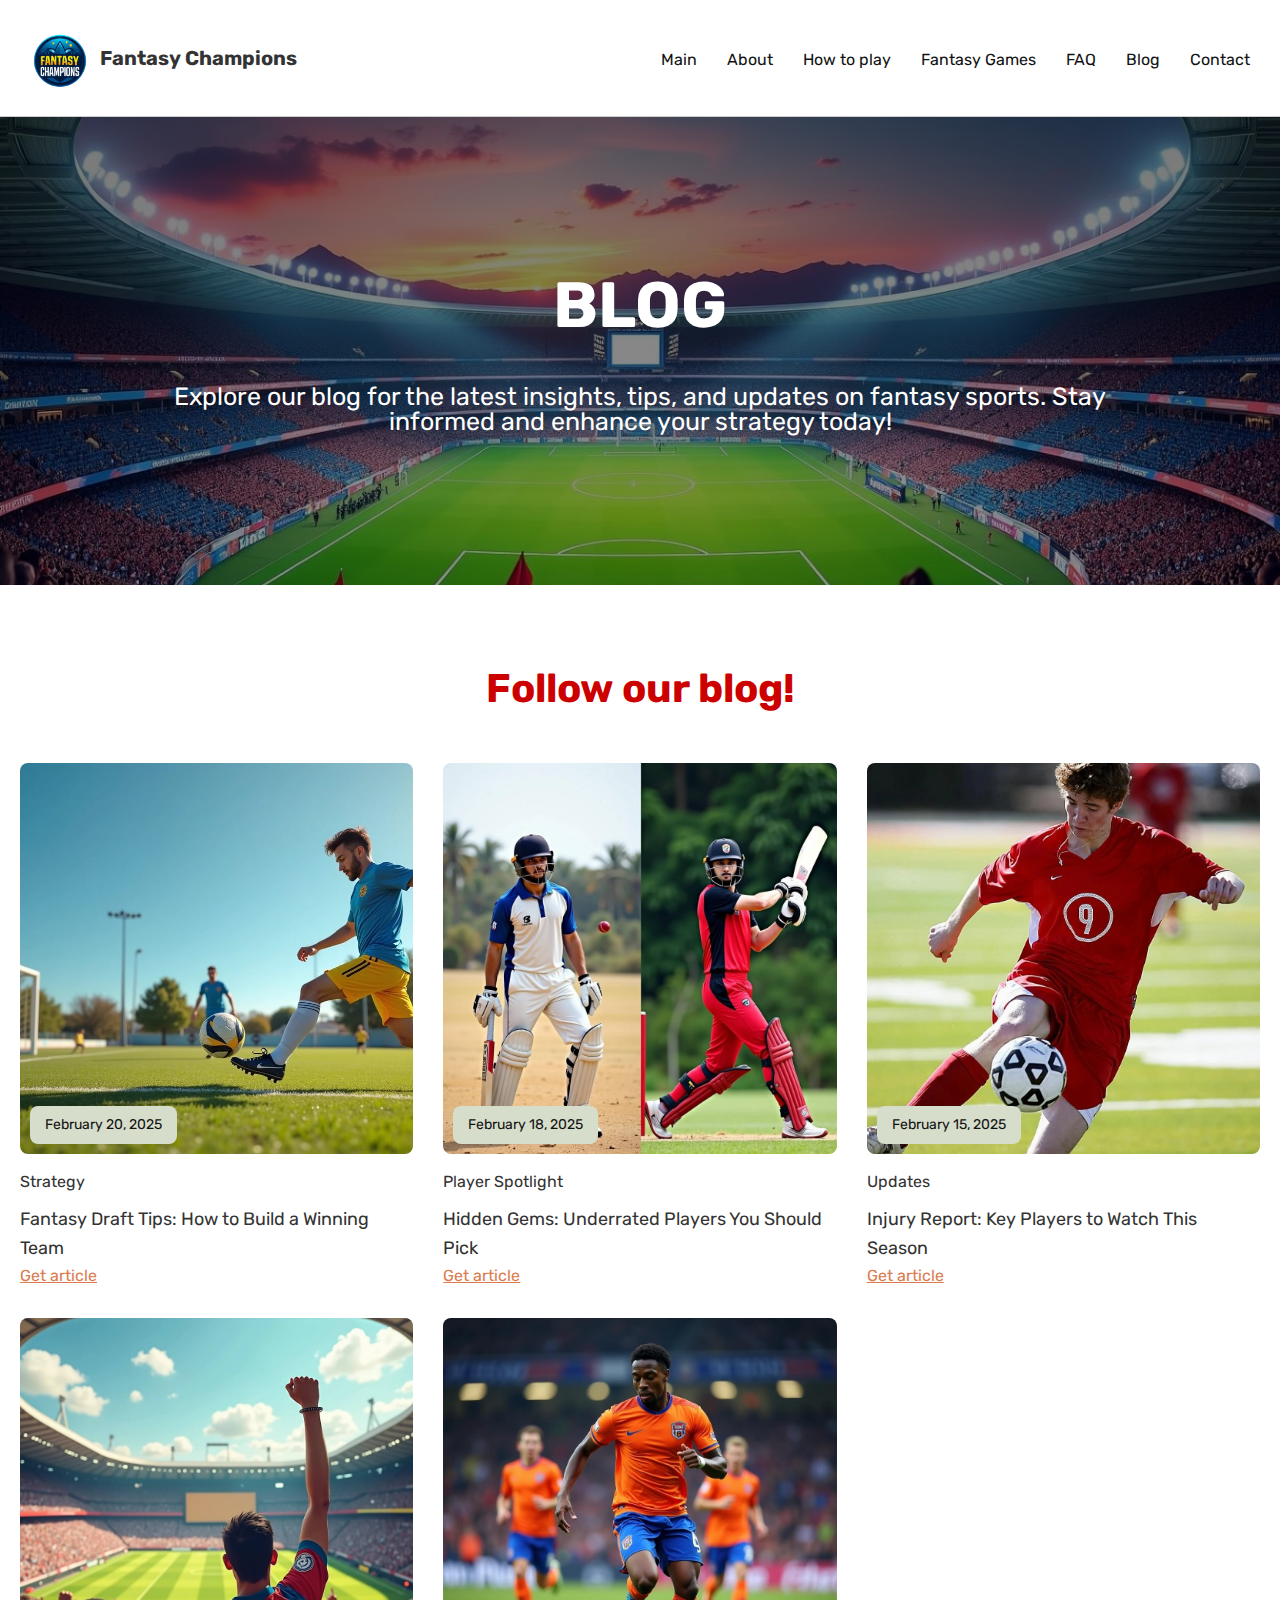
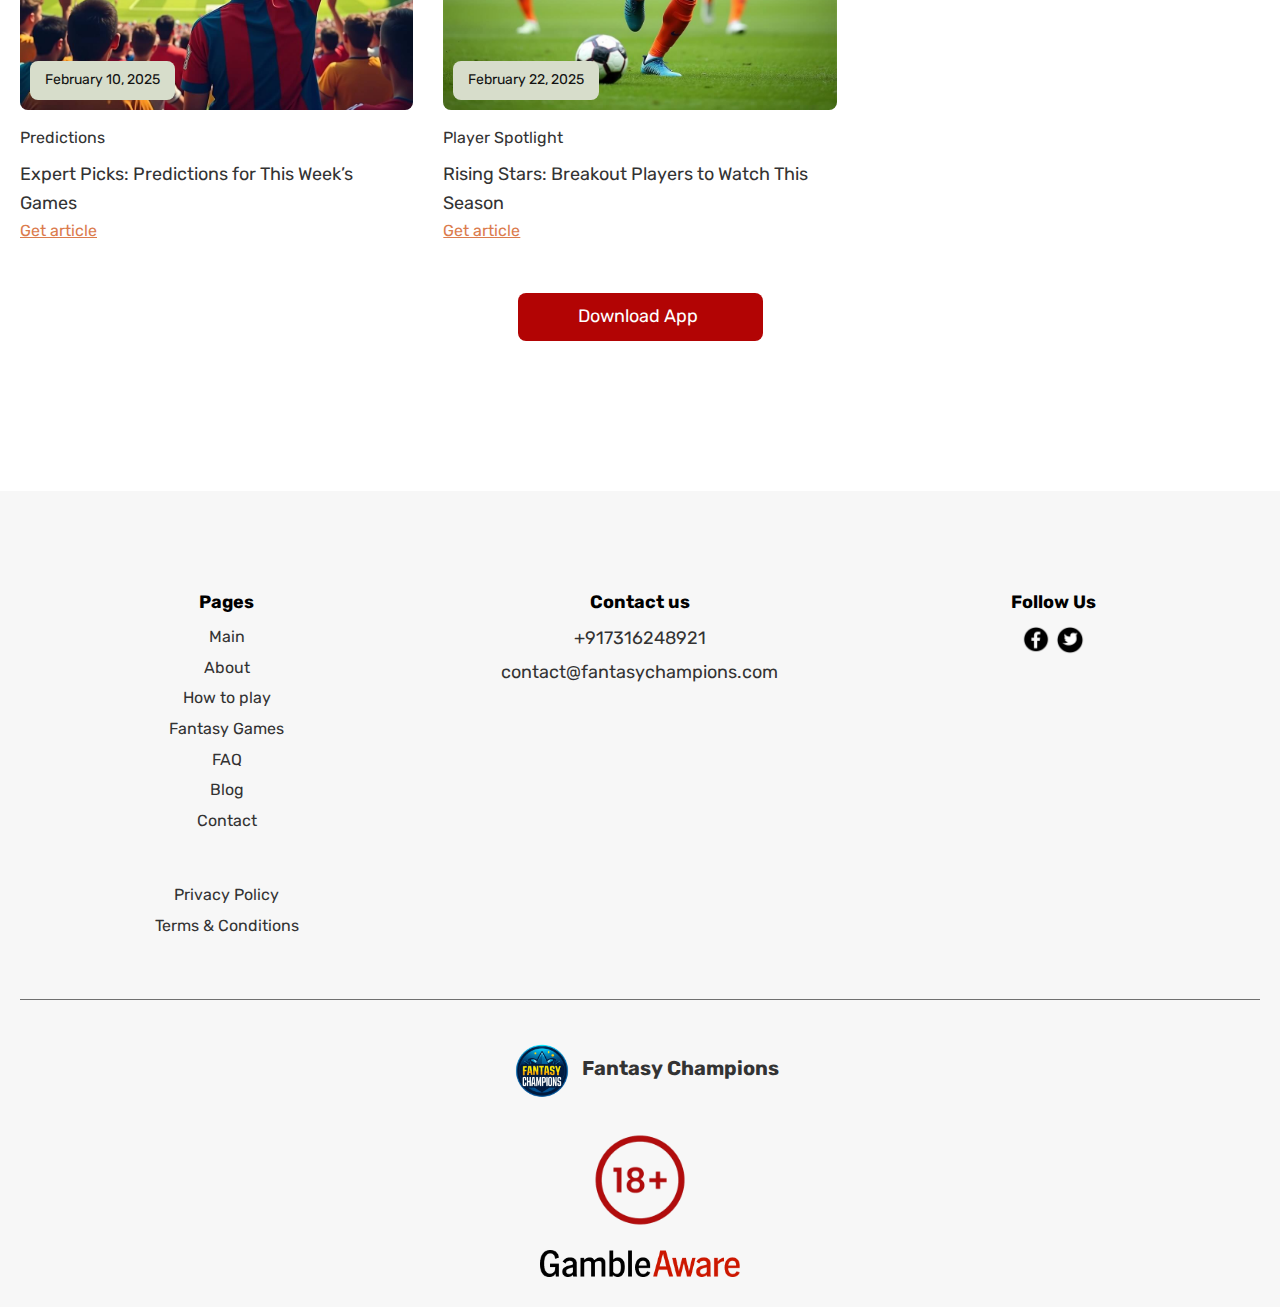
<file: blog.html>
<!DOCTYPE html>
<html lang="en" data-validate="html">
  <head>
    <meta charset="UTF-8" />
    <meta name="viewport" content="width=device-width, initial-scale=1.0" />
    <link rel="icon" type="image/png" href="images/favicon.png" />
    <title>Fantasy Champions Blog - News, Tips, and Updates</title>
    <meta
      name="description"
      content="Stay updated with the latest news, tips, and strategies from Fantasy Champions. Explore our blog for expert insights, game updates, and the best advice to elevate your gaming experience."
    />
    <link rel="stylesheet" href="styles/styles.css" />
  </head>

  <body>
    <div class="hero">
      <header data-wf--nav--variant="home" class="nav">
        <div
          data-animation="default"
          class="navbar w-variant-388ec9d6-4e1e-759a-c3c4-06c8935714dd w-nav"
          data-easing2="ease"
          data-easing="ease"
          data-collapse="medium"
          data-duration="400"
          data-doc-height="1"
        >
          <div class="container w-container">
            <div class="navbar-wrap">
              <a
                href="index.html"
                aria-current="page"
                class="brand w-nav-brand w--current"
                ><img
                  class="logo"
                  src="images/logo.png"
                  alt="Logotype"
                />Fantasy Champions</a
              >
              <nav
                class="nav-menu w-variant-388ec9d6-4e1e-759a-c3c4-06c8935714dd w-nav-menu"
              >
                <div class="nav-menu-inner">
                  <a
                    href="index.html"
                    class="nav-link w-variant-388ec9d6-4e1e-759a-c3c4-06c8935714dd w-nav-link"
                    >Main</a
                  ><a
                    href="about.html"
                    class="nav-link w-variant-388ec9d6-4e1e-759a-c3c4-06c8935714dd w-nav-link"
                    >About</a
                  ><a
                    href="play.html"
                    class="nav-link w-variant-388ec9d6-4e1e-759a-c3c4-06c8935714dd w-nav-link"
                    >How to play</a
                  ><a
                    href="fantasy.html"
                    class="nav-link w-variant-388ec9d6-4e1e-759a-c3c4-06c8935714dd w-nav-link"
                    >Fantasy Games</a
                  ><a
                    href="faq.html"
                    class="nav-link w-variant-388ec9d6-4e1e-759a-c3c4-06c8935714dd w-nav-link"
                    >FAQ</a
                  >
                  <a
                    href="blog.html"
                    class="nav-link w-variant-388ec9d6-4e1e-759a-c3c4-06c8935714dd w-nav-link"
                    >Blog</a
                  >
                  <a
                    href="contacts.html"
                    class="nav-link w-variant-388ec9d6-4e1e-759a-c3c4-06c8935714dd w-nav-link"
                    >Contact</a
                  >
                </div>
              </nav>
              <div class="nav-info">
                <div
                  class="menu-button w-nav-button"
                  tabindex="0"
                  aria-controls="w-nav-overlay-0"
                  aria-haspopup="menu"
                  aria-expanded="false"
                >
                  <div
                    class="nav-top-line w-variant-388ec9d6-4e1e-759a-c3c4-06c8935714dd"
                  ></div>
                  <div
                    class="nav-middle-line w-variant-388ec9d6-4e1e-759a-c3c4-06c8935714dd"
                  ></div>
                  <div
                    class="nav-bottom-line w-variant-388ec9d6-4e1e-759a-c3c4-06c8935714dd"
                  ></div>
                </div>
              </div>
            </div>
          </div>
          <div
            class="w-nav-overlay"
            data-wf-ignore=""
            id="w-nav-overlay-0"
          ></div>
        </div>
        <div class="open-menu">
          <div class="menu-left"></div>
        </div>
      </header>
      <section class="hero-section blog-section">
        <div class="w-layout-blockcontainer container w-container">
          <div class="hero-wrap">
            <div class="hero-content">
              <h1 class="hero-heading animation">Blog</h1>
              <p
                class="animation"
                id="w-node-_25d306bc-a795-6c64-8971-5ba4c5dc8071-80237f14 hero-text"
              >
                Explore our blog for the latest insights, tips, and updates on
                fantasy sports. Stay informed and enhance your strategy today!
              </p>
            </div>
          </div>
        </div>
      </section>
    </div>
    <main class="page-wrap">
      <section class="section top blog">
        <div class="w-layout-blockcontainer container w-container">
          <div class="section-wrap">
            <div class="section-title animation">
              <h2>Follow our blog!</h2>
            </div>

            <div class="w-dyn-list animation">
              <div class="blog-list w-dyn-items">
                <div class="w-dyn-item">
                  <a href="blog-1.html" class="blog-card w-inline-block">
                    <div class="blog-thumb">
                      <img
                        src="images/blog-1.jpg"
                        alt="Fantasy Draft Tips"
                        class="cover-image"
                      />
                      <div class="date-text">February 20, 2025</div>
                    </div>
                    <div class="blog-content">
                      <div>Strategy</div>
                      <div class="body-large color-primary">
                        Fantasy Draft Tips: How to Build a Winning Team
                      </div>
                      <div class="d-none">Guide</div>
                    </div>
                  </a>
                  <a href="contacts.html" class="read-article-link"
                    >Get article</a
                  >
                </div>

                <div class="w-dyn-item">
                  <a href="blog-2.html" class="blog-card w-inline-block">
                    <div class="blog-thumb">
                      <img
                        src="images/blog-2.jpg"
                        alt="Underrated Players"
                        class="cover-image"
                      />
                      <div class="date-text">February 18, 2025</div>
                    </div>
                    <div class="blog-content">
                      <div>Player Spotlight</div>
                      <div class="body-large color-primary">
                        Hidden Gems: Underrated Players You Should Pick
                      </div>
                      <div class="d-none">Analysis</div>
                    </div>
                  </a>
                  <a href="contacts.html" class="read-article-link"
                    >Get article</a
                  >
                </div>

                <div class="w-dyn-item">
                  <a href="blog-3.html" class="blog-card w-inline-block">
                    <div class="blog-thumb">
                      <img
                        src="images/blog-3.jpg"
                        alt="Injury Report"
                        class="cover-image"
                      />
                      <div class="date-text">February 15, 2025</div>
                    </div>
                    <div class="blog-content">
                      <div>Updates</div>
                      <div class="body-large color-primary">
                        Injury Report: Key Players to Watch This Season
                      </div>
                      <div class="d-none">News</div>
                    </div>
                  </a>
                  <a href="contacts.html" class="read-article-link"
                    >Get article</a
                  >
                </div>

                <div class="w-dyn-item">
                  <a href="blog-4.html" class="blog-card w-inline-block">
                    <div class="blog-thumb">
                      <img
                        src="images/blog-4.jpg"
                        alt="Game Predictions"
                        class="cover-image"
                      />
                      <div class="date-text">February 10, 2025</div>
                    </div>
                    <div class="blog-content">
                      <div>Predictions</div>
                      <div class="body-large color-primary">
                        Expert Picks: Predictions for This Week’s Games
                      </div>
                      <div class="d-none">Preview</div>
                    </div>
                  </a>
                  <a href="contacts.html" class="read-article-link"
                    >Get article</a
                  >
                </div>
                <div class="w-dyn-item">
                  <a href="blog-5.html" class="blog-card w-inline-block">
                    <div class="blog-thumb">
                      <img
                        src="images/blog-5.jpg"
                        alt="Breakout Players"
                        class="cover-image"
                      />
                      <div class="date-text">February 22, 2025</div>
                    </div>
                    <div class="blog-content">
                      <div>Player Spotlight</div>
                      <div class="body-large color-primary">
                        Rising Stars: Breakout Players to Watch This Season
                      </div>
                      <div class="d-none">Analysis</div>
                    </div>
                  </a>
                  <a href="contacts.html" class="read-article-link"
                    >Get article</a
                  >
                </div>
              </div>

              <div class="w-pagination-wrapper pagination">
                <a
                  data-wf--primary-button--variant="no-border"
                  href="contacts.html"
                  class="primary-button bubbly-button w-variant-92c17b19-ee94-0c42-94f4-ca9187bd3540 w-inline-block"
                  ><div>Download app</div>
                </a>
              </div>
            </div>
          </div>
        </div>
      </section>
    </main>
    <footer class="footer">
      <div class="w-layout-blockcontainer container w-container">
        <div class="footer-outer">
          <div class="footer-top">
            <div class="fill-block">
              <div class="footer-right">
                <div
                  id="w-node-a7f03562-a269-f165-d56e-541f0b1f37c5-0b1f37a4"
                  class="footer-inner"
                >
                  <div class="footer-head">Pages</div>
                  <a href="index.html" class="footer-link">Main</a
                  ><a href="about.html" class="footer-link">About</a
                  ><a href="play.html" class="footer-link">How to play</a
                  ><a href="fantasy.html" class="footer-link">Fantasy Games</a>
                  <a href="faq.html" class="footer-link">FAQ</a>
                  <a href="blog.html" class="footer-link"> Blog</a>
                  <a href="contacts.html" class="footer-link">Contact</a>
                </div>

                <div
                  id="w-node-a7f03562-a269-f165-d56e-541f0b1f37db-0b1f37a4"
                  class="footer-inner"
                >
                  <div class="footer-head">Contact us</div>
                  <a href="tel:+917316248921" class="bottom-link"
                    >+917316248921</a
                  >
                  <a
                    href="mailto:contact@fantasychampions.com"
                    class="bottom-link"
                    >contact@fantasychampions.com</a
                  >
                </div>
                <div
                  id="w-node-a7f03562-a269-f165-d56e-541f0b1f37db-0b1f37a4"
                  class="footer-inner"
                >
                  <div class="footer-head">Follow Us</div>
                  <div class="">
                    <a href="contacts.html" class="bottom-link"
                      ><img
                        src="images/fb.png"
                        class="follow-link"
                        alt="Facebook"
                    /></a>
                    <a href="contacts.html" class="bottom-link"
                      ><img
                        src="images/tw.png"
                        class="follow-link"
                        alt="Twitter"
                    /></a>
                  </div>
                </div>
                <div
                  id="w-node-a7f03562-a269-f165-d56e-541f0b1f37db-0b1f37a4"
                  class="footer-inner"
                >
                  <a href="privacy-policy.html" class="footer-link"
                    >Privacy Policy</a
                  ><a href="terms-conditions.html" class="footer-link"
                    >Terms & Conditions
                  </a>
                </div>
              </div>
            </div>
          </div>
          <div class="footer-bottom">
            <a
              href="index.html"
              aria-current="page"
              class="brand w-nav-brand w--current"
              ><img class="logo" src="images/logo.png" alt="Logotype" />Fantasy
              Champions</a
            >
            <img
              class="age-icon"
              src="images/18+.png"
              alt="age restrictions 18+"
            />
            <a
              href="https://www.gambleaware.org/"
              aria-current="page"
              class="brand w-nav-brand w--current"
              ><img
                class="logo-footer"
                src="images/gameble.png"
                alt="GambleAware Logo"
            /></a>
          </div>
        </div>
      </div>
    </footer>
    <script type="module" src="js/main.js"></script>
  </body>
</html>
</file>
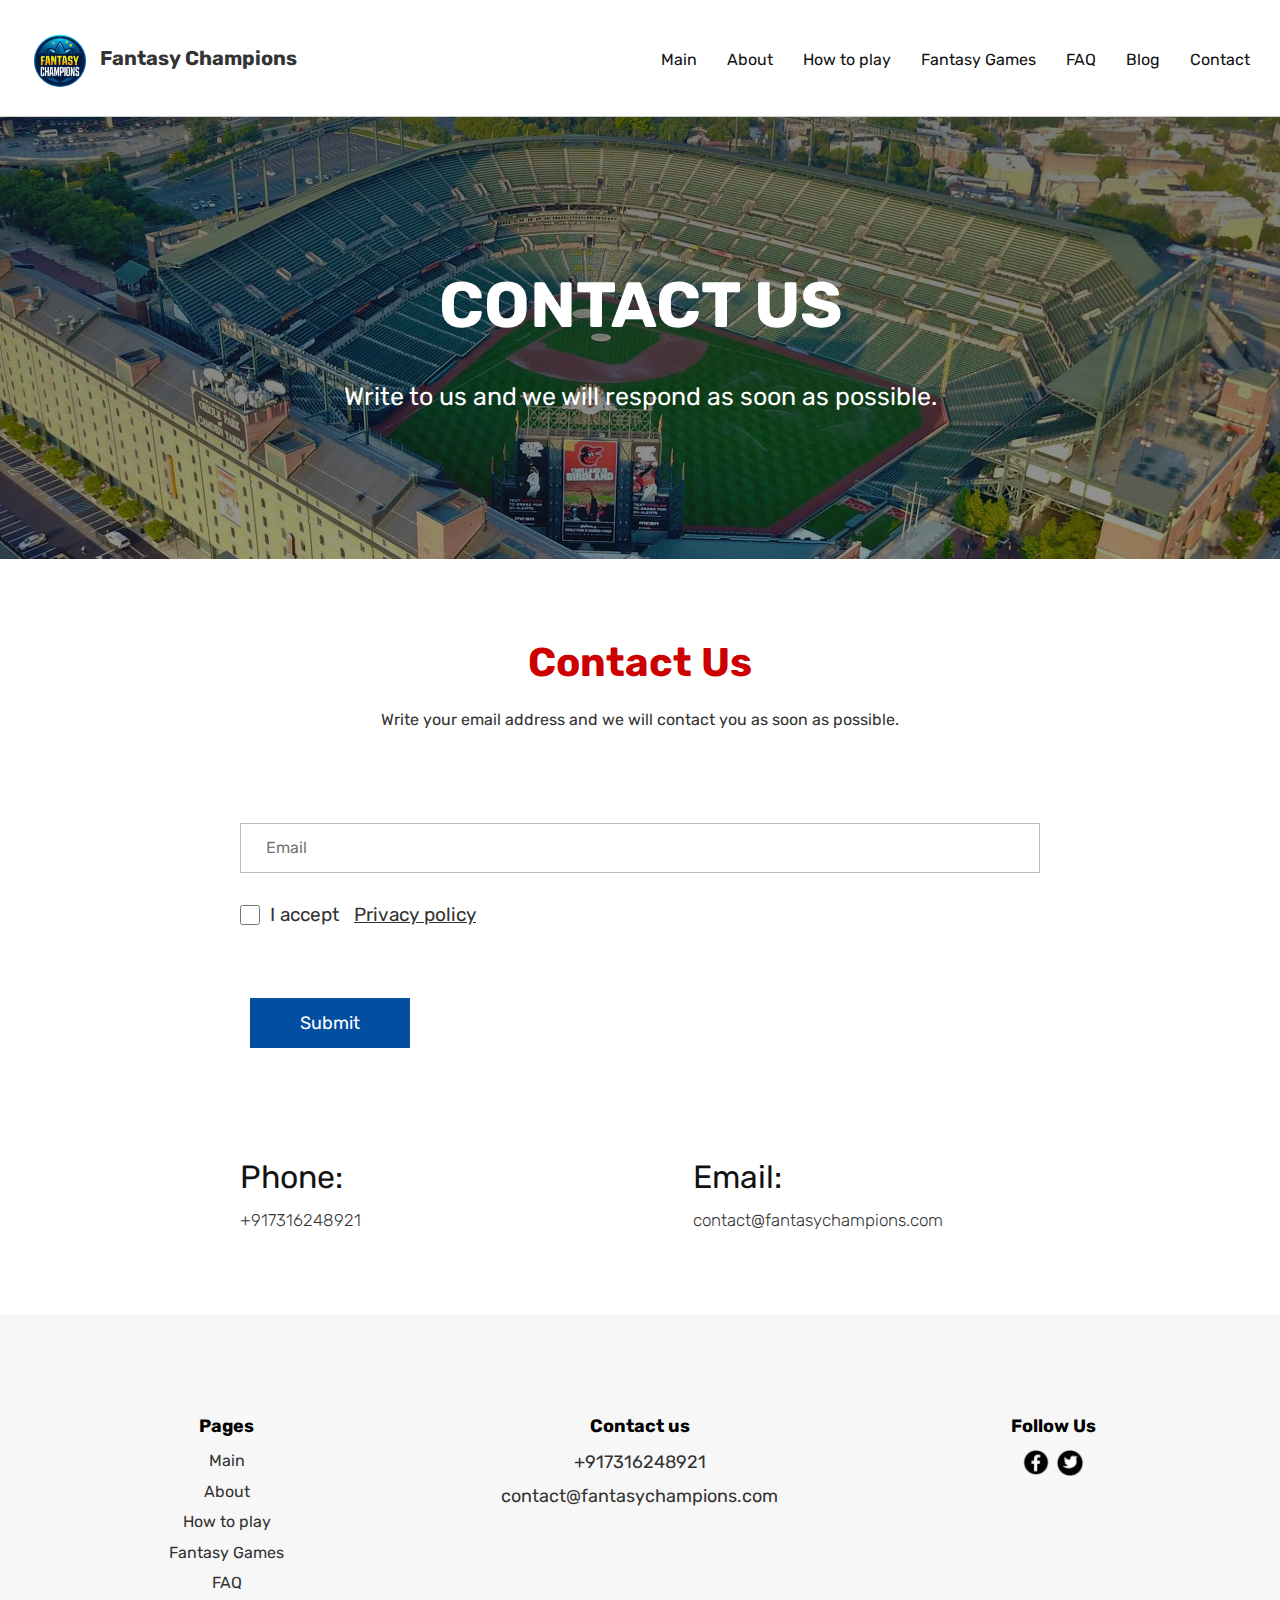
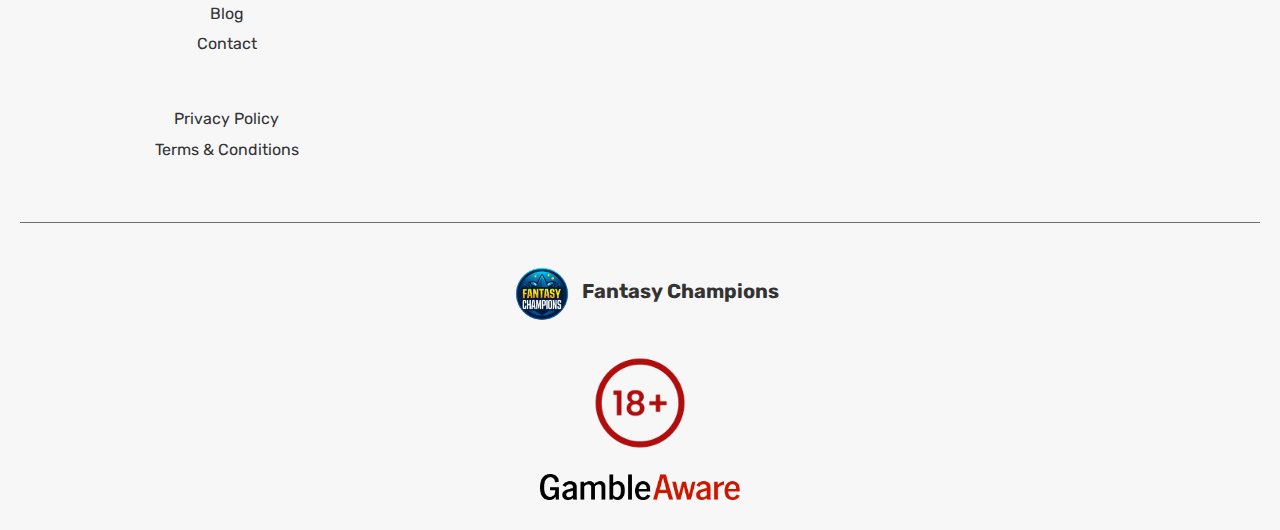
<file: contacts.html>
<!DOCTYPE html>
<html lang="en" data-validate="html">
  <head>
    <meta charset="UTF-8" />
    <meta name="viewport" content="width=device-width, initial-scale=1.0" />
    <link rel="icon" type="image/png" href="images/favicon.png" />
    <title>Contact Us - Fantasy Champions</title>
    <meta
      name="description"
      content="Get in touch with Fantasy Champions for support, inquiries, or feedback. Our team is here to assist you with any questions or concerns. Reach out to us today!"
    />
    <link rel="stylesheet" href="styles/styles.css" />
  </head>

  <body>
    <div class="hero">
      <header data-wf--nav--variant="home" class="nav">
        <div
          data-animation="default"
          class="navbar w-variant-388ec9d6-4e1e-759a-c3c4-06c8935714dd w-nav"
          data-easing2="ease"
          data-easing="ease"
          data-collapse="medium"
          data-duration="400"
          data-doc-height="1"
        >
          <div class="container w-container">
            <div class="navbar-wrap">
              <a
                href="index.html"
                aria-current="page"
                class="brand w-nav-brand w--current"
                ><img
                  class="logo"
                  src="images/logo.png"
                  alt="Logotype"
                />Fantasy Champions</a
              >
              <nav
                class="nav-menu w-variant-388ec9d6-4e1e-759a-c3c4-06c8935714dd w-nav-menu"
              >
                <div class="nav-menu-inner">
                  <a
                    href="index.html"
                    class="nav-link w-variant-388ec9d6-4e1e-759a-c3c4-06c8935714dd w-nav-link"
                    >Main</a
                  ><a
                    href="about.html"
                    class="nav-link w-variant-388ec9d6-4e1e-759a-c3c4-06c8935714dd w-nav-link"
                    >About</a
                  ><a
                    href="play.html"
                    class="nav-link w-variant-388ec9d6-4e1e-759a-c3c4-06c8935714dd w-nav-link"
                    >How to play</a
                  ><a
                    href="fantasy.html"
                    class="nav-link w-variant-388ec9d6-4e1e-759a-c3c4-06c8935714dd w-nav-link"
                    >Fantasy Games</a
                  ><a
                    href="faq.html"
                    class="nav-link w-variant-388ec9d6-4e1e-759a-c3c4-06c8935714dd w-nav-link"
                    >FAQ</a
                  >
                  <a
                    href="blog.html"
                    class="nav-link w-variant-388ec9d6-4e1e-759a-c3c4-06c8935714dd w-nav-link"
                    >Blog</a
                  >
                  <a
                    href="contacts.html"
                    class="nav-link w-variant-388ec9d6-4e1e-759a-c3c4-06c8935714dd w-nav-link"
                    >Contact</a
                  >
                </div>
              </nav>
              <div class="nav-info">
                <div
                  class="menu-button w-nav-button"
                  tabindex="0"
                  aria-controls="w-nav-overlay-0"
                  aria-haspopup="menu"
                  aria-expanded="false"
                >
                  <div
                    class="nav-top-line w-variant-388ec9d6-4e1e-759a-c3c4-06c8935714dd"
                  ></div>
                  <div
                    class="nav-middle-line w-variant-388ec9d6-4e1e-759a-c3c4-06c8935714dd"
                  ></div>
                  <div
                    class="nav-bottom-line w-variant-388ec9d6-4e1e-759a-c3c4-06c8935714dd"
                  ></div>
                </div>
              </div>
            </div>
          </div>
          <div
            class="w-nav-overlay"
            data-wf-ignore=""
            id="w-nav-overlay-0"
          ></div>
        </div>
        <div class="open-menu">
          <div class="menu-left"></div>
        </div>
      </header>
      <section class="hero-section contact-section">
        <div class="w-layout-blockcontainer container w-container">
          <div class="hero-wrap">
            <div class="hero-content">
              <h1 class="hero-heading animation">Contact Us</h1>
              <p
                class="animation"
                id="w-node-_25d306bc-a795-6c64-8971-5ba4c5dc8071-80237f14 hero-text"
              >
                Write to us and we will respond as soon as possible.
              </p>
            </div>
          </div>
        </div>
      </section>
    </div>
    <main class="page-wrap">
      <section class="section contacts animation" id="contacts">
        <div class="contacts__wrapper">
          <div class="g-stack-xl">
            <h2 class="headline s tc-white-100">Contact Us</h2>
            <div class="body-text-m tc-white-100">
              Write your email address and we will contact you as soon as
              possible.
            </div>
          </div>
          <form
            class="contacts__form form"
            action="thanks_form.php"
            method="post"
          >
            <ul class="form__list">
              <li class="form__item">
                <label class="visually-hidden" for="phone">Email</label>
                <input
                  class="form__input"
                  type="email"
                  name="email"
                  placeholder="Email"
                  required
                />
              </li>
              <li class="form__item">
                <input
                  class="form__checkbox"
                  type="checkbox"
                  id="agreement"
                  name="privacy"
                  value="on"
                  required
                />
                <label class="form__agreement" for="agreement"
                  >I accept
                  <a href="privacy-policy.html">Privacy policy</a></label
                >
              </li>
            </ul>
            <button class="button primary-button form__button" type="submit">
              Submit
            </button>
          </form>

          <div class="contacts__container">
            <ul class="contacts__list contact-content">
              <li class="contact-content__item">
                <h3 class="visually-hidde">
                  Phone:
                  <a
                    class="contact-content__info contact-content__info-tel"
                    href="tel:+917316248921"
                    >+917316248921</a
                  >
                </h3>
              </li>
              <li class="contact-content__item">
                <h3>
                  Email:
                  <a
                    class="contact-content__info contact-content__info-mail"
                    href="mailto:contact@fantasychampions.com"
                    >contact@fantasychampions.com</a
                  >
                </h3>
              </li>
            </ul>
          </div>
        </div>
      </section>
    </main>
    <footer class="footer">
      <div class="w-layout-blockcontainer container w-container">
        <div class="footer-outer">
          <div class="footer-top">
            <div class="fill-block">
              <div class="footer-right">
                <div
                  id="w-node-a7f03562-a269-f165-d56e-541f0b1f37c5-0b1f37a4"
                  class="footer-inner"
                >
                  <div class="footer-head">Pages</div>
                  <a href="index.html" class="footer-link">Main</a
                  ><a href="about.html" class="footer-link">About</a
                  ><a href="play.html" class="footer-link">How to play</a
                  ><a href="fantasy.html" class="footer-link">Fantasy Games</a>
                  <a href="faq.html" class="footer-link">FAQ</a>
                  <a href="blog.html" class="footer-link"> Blog</a>
                  <a href="contacts.html" class="footer-link">Contact</a>
                </div>

                <div
                  id="w-node-a7f03562-a269-f165-d56e-541f0b1f37db-0b1f37a4"
                  class="footer-inner"
                >
                  <div class="footer-head">Contact us</div>
                  <a href="tel:+917316248921" class="bottom-link"
                    >+917316248921</a
                  >
                  <a
                    href="mailto:contact@fantasychampions.com"
                    class="bottom-link"
                    >contact@fantasychampions.com</a
                  >
                </div>
                <div
                  id="w-node-a7f03562-a269-f165-d56e-541f0b1f37db-0b1f37a4"
                  class="footer-inner"
                >
                  <div class="footer-head">Follow Us</div>
                  <div class="">
                    <a href="contacts.html" class="bottom-link"
                      ><img
                        src="images/fb.png"
                        class="follow-link"
                        alt="Facebook"
                    /></a>
                    <a href="contacts.html" class="bottom-link"
                      ><img
                        src="images/tw.png"
                        class="follow-link"
                        alt="Twitter"
                    /></a>
                  </div>
                </div>
                <div
                  id="w-node-a7f03562-a269-f165-d56e-541f0b1f37db-0b1f37a4"
                  class="footer-inner"
                >
                  <a href="privacy-policy.html" class="footer-link"
                    >Privacy Policy</a
                  ><a href="terms-conditions.html" class="footer-link"
                    >Terms & Conditions
                  </a>
                </div>
              </div>
            </div>
          </div>
          <div class="footer-bottom">
            <a
              href="index.html"
              aria-current="page"
              class="brand w-nav-brand w--current"
              ><img class="logo" src="images/logo.png" alt="Logotype" />Fantasy
              Champions</a
            >
            <img
              class="age-icon"
              src="images/18+.png"
              alt="age restrictions 18+"
            />
            <a
              href="https://www.gambleaware.org/"
              aria-current="page"
              class="brand w-nav-brand w--current"
              ><img
                class="logo-footer"
                src="images/gameble.png"
                alt="GambleAware Logo"
            /></a>
          </div>
        </div>
      </div>
    </footer>
    <script type="module" src="js/main.js"></script>
  </body>
</html>
</file>
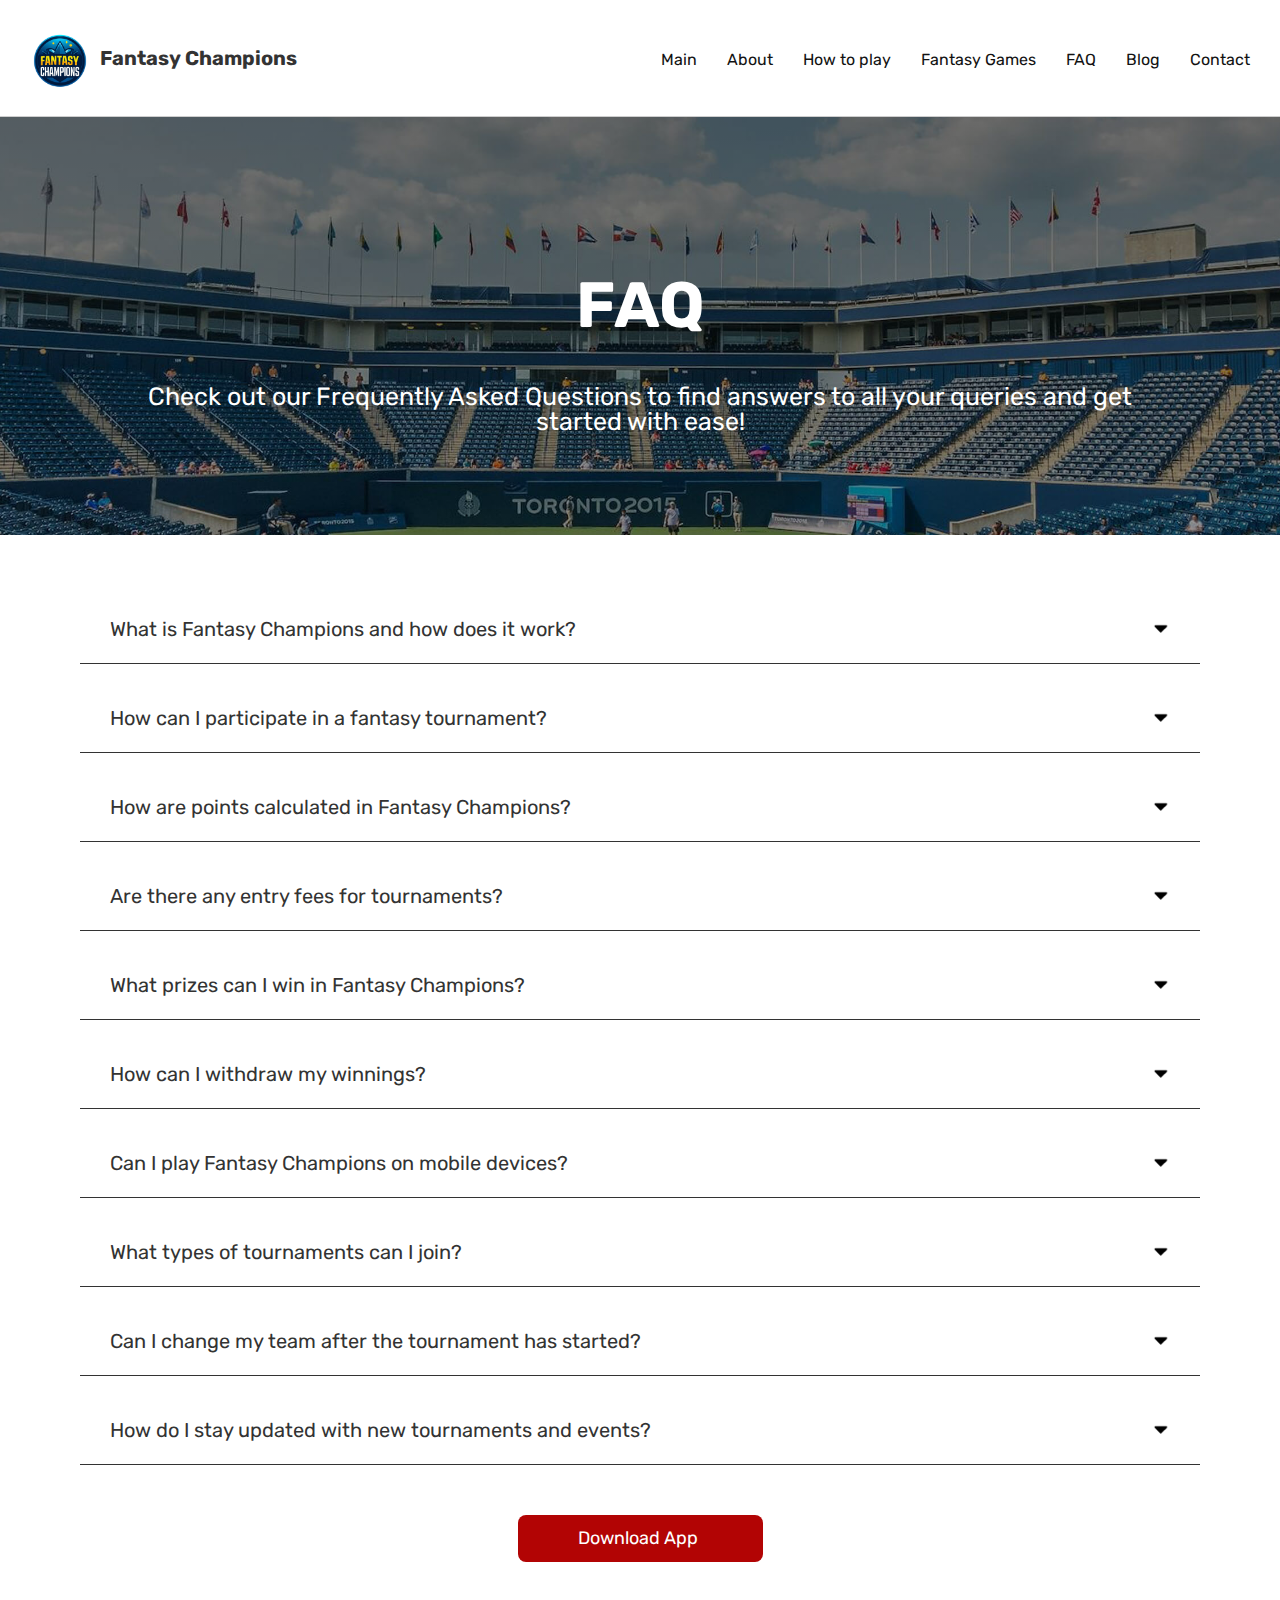
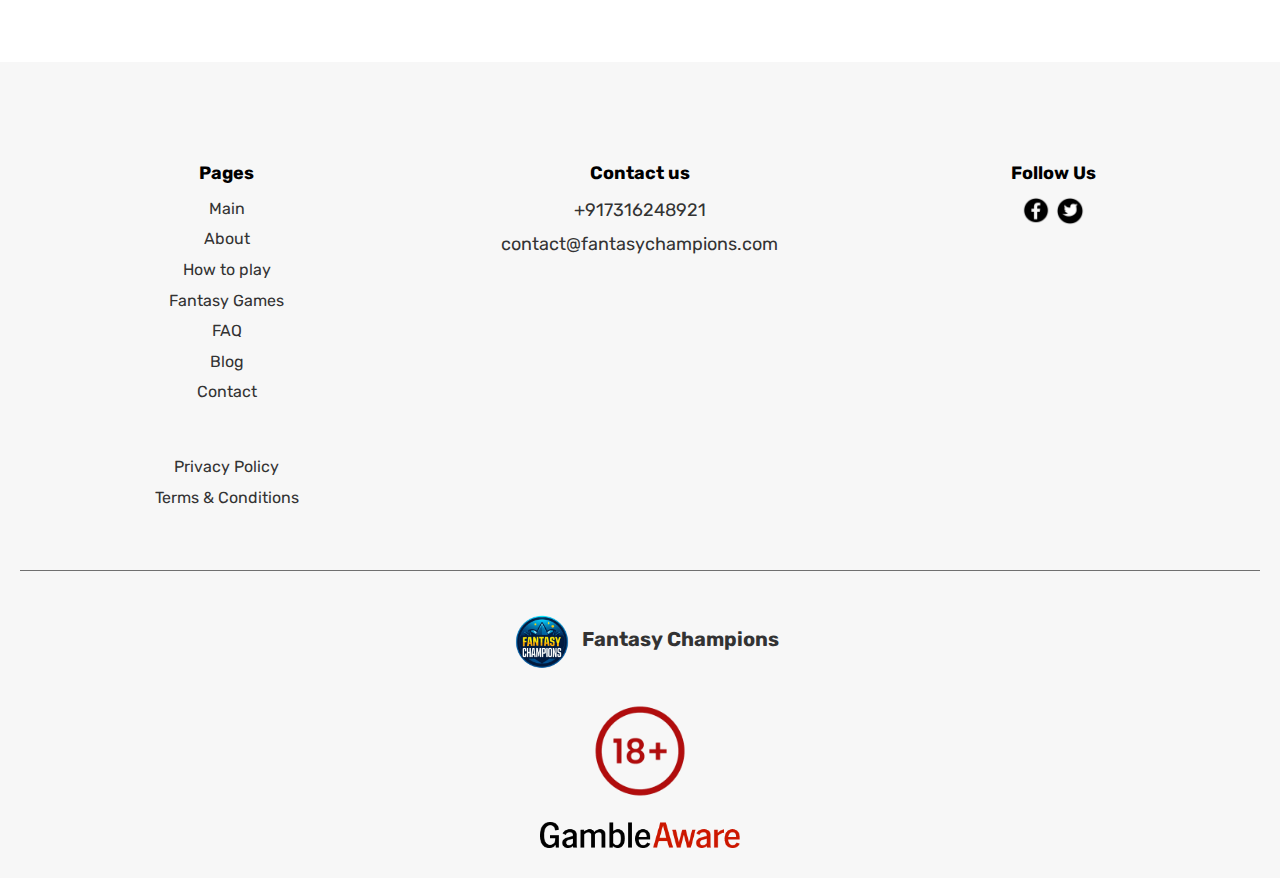
<file: faq.html>
<!DOCTYPE html>
<html lang="en" data-validate="html">
  <head>
    <meta charset="UTF-8" />
    <meta name="viewport" content="width=device-width, initial-scale=1.0" />
    <link rel="icon" type="image/png" href="images/favicon.png" />
    <title>FAQ - Fantasy Champions</title>
    <meta
      name="description"
      content="Find answers to the most common questions about Fantasy Champions. Explore our FAQ section for helpful tips, game mechanics, account support, and more to enhance your experience."
    />
    <link rel="stylesheet" href="styles/styles.css" />
  </head>

  <body>
    <div class="hero">
      <header data-wf--nav--variant="home" class="nav">
        <div
          data-animation="default"
          class="navbar w-variant-388ec9d6-4e1e-759a-c3c4-06c8935714dd w-nav"
          data-easing2="ease"
          data-easing="ease"
          data-collapse="medium"
          data-duration="400"
          data-doc-height="1"
        >
          <div class="container w-container">
            <div class="navbar-wrap">
              <a
                href="index.html"
                aria-current="page"
                class="brand w-nav-brand w--current"
                ><img
                  class="logo"
                  src="images/logo.png"
                  alt="Logotype"
                />Fantasy Champions</a
              >
              <nav
                class="nav-menu w-variant-388ec9d6-4e1e-759a-c3c4-06c8935714dd w-nav-menu"
              >
                <div class="nav-menu-inner">
                  <a
                    href="index.html"
                    class="nav-link w-variant-388ec9d6-4e1e-759a-c3c4-06c8935714dd w-nav-link"
                    >Main</a
                  ><a
                    href="about.html"
                    class="nav-link w-variant-388ec9d6-4e1e-759a-c3c4-06c8935714dd w-nav-link"
                    >About</a
                  ><a
                    href="play.html"
                    class="nav-link w-variant-388ec9d6-4e1e-759a-c3c4-06c8935714dd w-nav-link"
                    >How to play</a
                  ><a
                    href="fantasy.html"
                    class="nav-link w-variant-388ec9d6-4e1e-759a-c3c4-06c8935714dd w-nav-link"
                    >Fantasy Games</a
                  ><a
                    href="faq.html"
                    class="nav-link w-variant-388ec9d6-4e1e-759a-c3c4-06c8935714dd w-nav-link"
                    >FAQ</a
                  >
                  <a
                    href="blog.html"
                    class="nav-link w-variant-388ec9d6-4e1e-759a-c3c4-06c8935714dd w-nav-link"
                    >Blog</a
                  >
                  <a
                    href="contacts.html"
                    class="nav-link w-variant-388ec9d6-4e1e-759a-c3c4-06c8935714dd w-nav-link"
                    >Contact</a
                  >
                </div>
              </nav>
              <div class="nav-info">
                <div
                  class="menu-button w-nav-button"
                  tabindex="0"
                  aria-controls="w-nav-overlay-0"
                  aria-haspopup="menu"
                  aria-expanded="false"
                >
                  <div
                    class="nav-top-line w-variant-388ec9d6-4e1e-759a-c3c4-06c8935714dd"
                  ></div>
                  <div
                    class="nav-middle-line w-variant-388ec9d6-4e1e-759a-c3c4-06c8935714dd"
                  ></div>
                  <div
                    class="nav-bottom-line w-variant-388ec9d6-4e1e-759a-c3c4-06c8935714dd"
                  ></div>
                </div>
              </div>
            </div>
          </div>
          <div
            class="w-nav-overlay"
            data-wf-ignore=""
            id="w-nav-overlay-0"
          ></div>
        </div>
        <div class="open-menu">
          <div class="menu-left"></div>
        </div>
      </header>
      <section class="hero-section faq-section">
        <div class="w-layout-blockcontainer container w-container">
          <div class="hero-wrap">
            <div class="hero-content">
              <h1 class="hero-heading animation">FAQ</h1>
              <p
                class="animation"
                id="w-node-_25d306bc-a795-6c64-8971-5ba4c5dc8071-80237f14 hero-text"
              >
                Check out our Frequently Asked Questions to find answers to all
                your queries and get started with ease!
              </p>
            </div>
          </div>
        </div>
      </section>
    </div>
    <main class="page-wrap">
      <section class="faq-section section">
        <div class="faq-content">
          <div class="faq-wrap animation">
            <div data-delay="0" data-hover="false" class="faq w-dropdown">
              <div
                class="question-block w-dropdown-toggle"
                id="w-dropdown-toggle-1"
                aria-controls="w-dropdown-list-1"
                aria-haspopup="menu"
                aria-expanded="false"
                tabindex="0"
              >
                <h5>What is Fantasy Champions and how does it work?</h5>
                <img src="images/arr-faq.png" alt="Faq Icon" class="faq-icon" />
              </div>
              <nav
                class="answer-block w-dropdown-list"
                id="w-dropdown-list-1"
                aria-labelledby="w-dropdown-toggle-1"
              >
                <div class="faq-answer">
                  <p>
                    Fantasy Champions is a fantasy sports platform where users
                    can create their dream teams, compete in tournaments, and
                    win rewards. Players earn points based on real-life
                    performances of selected athletes.
                  </p>
                </div>
              </nav>
            </div>

            <div data-delay="0" data-hover="false" class="faq w-dropdown">
              <div
                class="question-block w-dropdown-toggle"
                id="w-dropdown-toggle-2"
                aria-controls="w-dropdown-list-2"
                aria-haspopup="menu"
                aria-expanded="false"
                tabindex="0"
              >
                <h5>How can I participate in a fantasy tournament?</h5>
                <img src="images/arr-faq.png" alt="Faq Icon" class="faq-icon" />
              </div>
              <nav
                class="answer-block w-dropdown-list"
                id="w-dropdown-list-2"
                aria-labelledby="w-dropdown-toggle-2"
              >
                <div class="faq-answer">
                  <p>
                    To participate, simply sign up on our platform, choose a
                    tournament, and build your fantasy team using available
                    players. Once the tournament starts, track your team's
                    progress on the leaderboard.
                  </p>
                </div>
              </nav>
            </div>

            <div data-delay="0" data-hover="false" class="faq w-dropdown">
              <div
                class="question-block w-dropdown-toggle"
                id="w-dropdown-toggle-3"
                aria-controls="w-dropdown-list-3"
                aria-haspopup="menu"
                aria-expanded="false"
                tabindex="0"
              >
                <h5>How are points calculated in Fantasy Champions?</h5>
                <img src="images/arr-faq.png" alt="Faq Icon" class="faq-icon" />
              </div>
              <nav
                class="answer-block w-dropdown-list"
                id="w-dropdown-list-3"
                aria-labelledby="w-dropdown-toggle-3"
              >
                <div class="faq-answer">
                  <p>
                    Points are awarded based on real-life performances of the
                    players in your fantasy team. Actions such as goals,
                    assists, saves, and clean sheets contribute to your total
                    points, while negative actions like fouls or red cards may
                    reduce your score.
                  </p>
                </div>
              </nav>
            </div>

            <div data-delay="0" data-hover="false" class="faq w-dropdown">
              <div
                class="question-block w-dropdown-toggle"
                id="w-dropdown-toggle-4"
                aria-controls="w-dropdown-list-4"
                aria-haspopup="menu"
                aria-expanded="false"
                tabindex="0"
              >
                <h5>Are there any entry fees for tournaments?</h5>
                <img src="images/arr-faq.png" alt="Faq Icon" class="faq-icon" />
              </div>
              <nav
                class="answer-block w-dropdown-list"
                id="w-dropdown-list-4"
                aria-labelledby="w-dropdown-toggle-4"
              >
                <div class="faq-answer">
                  <p>
                    Some tournaments are free to enter, while others may require
                    an entry fee. Paid tournaments often come with larger prize
                    pools and additional benefits. Check the tournament details
                    for specific entry requirements.
                  </p>
                </div>
              </nav>
            </div>

            <div data-delay="0" data-hover="false" class="faq w-dropdown">
              <div
                class="question-block w-dropdown-toggle"
                id="w-dropdown-toggle-5"
                aria-controls="w-dropdown-list-5"
                aria-haspopup="menu"
                aria-expanded="false"
                tabindex="0"
              >
                <h5>What prizes can I win in Fantasy Champions?</h5>
                <img src="images/arr-faq.png" alt="Faq Icon" class="faq-icon" />
              </div>
              <nav
                class="answer-block w-dropdown-list"
                id="w-dropdown-list-5"
                aria-labelledby="w-dropdown-toggle-5"
              >
                <div class="faq-answer">
                  <p>
                    Prizes vary based on the tournament type. You can win cash
                    rewards, in-game credits, exclusive merchandise, and even
                    special event tickets. Each tournament page details the
                    available prizes.
                  </p>
                </div>
              </nav>
            </div>

            <div data-delay="0" data-hover="false" class="faq w-dropdown">
              <div
                class="question-block w-dropdown-toggle"
                id="w-dropdown-toggle-6"
                aria-controls="w-dropdown-list-6"
                aria-haspopup="menu"
                aria-expanded="false"
                tabindex="0"
              >
                <h5>How can I withdraw my winnings?</h5>
                <img src="images/arr-faq.png" alt="Faq Icon" class="faq-icon" />
              </div>
              <nav
                class="answer-block w-dropdown-list"
                id="w-dropdown-list-6"
                aria-labelledby="w-dropdown-toggle-6"
              >
                <div class="faq-answer">
                  <p>
                    Withdrawals can be made through your account dashboard.
                    Simply choose your preferred payment method, enter the
                    amount, and submit a withdrawal request. Processing times
                    may vary based on your chosen method.
                  </p>
                </div>
              </nav>
            </div>
            <div data-delay="0" data-hover="false" class="faq w-dropdown">
              <div
                class="question-block w-dropdown-toggle"
                id="w-dropdown-toggle-11"
                aria-controls="w-dropdown-list-11"
                aria-haspopup="menu"
                aria-expanded="false"
                tabindex="0"
              >
                <h5>Can I play Fantasy Champions on mobile devices?</h5>
                <img src="images/arr-faq.png" alt="Faq Icon" class="faq-icon" />
              </div>
              <nav
                class="answer-block w-dropdown-list"
                id="w-dropdown-list-11"
                aria-labelledby="w-dropdown-toggle-11"
              >
                <div class="faq-answer">
                  <p>
                    Yes! Fantasy Champions is available on both iOS and Android
                    devices. You can download our mobile app from the respective
                    app stores to play on the go.
                  </p>
                </div>
              </nav>
            </div>
            <div data-delay="0" data-hover="false" class="faq w-dropdown">
              <div
                class="question-block w-dropdown-toggle"
                id="w-dropdown-toggle-10"
                aria-controls="w-dropdown-list-10"
                aria-haspopup="menu"
                aria-expanded="false"
                tabindex="0"
              >
                <h5>What types of tournaments can I join?</h5>
                <img src="images/arr-faq.png" alt="Faq Icon" class="faq-icon" />
              </div>
              <nav
                class="answer-block w-dropdown-list"
                id="w-dropdown-list-10"
                aria-labelledby="w-dropdown-toggle-10"
              >
                <div class="faq-answer">
                  <p>
                    We offer a variety of tournament types, including
                    league-based competitions, knockout formats, and daily
                    matches. You can choose tournaments based on your
                    preferences and skill level.
                  </p>
                </div>
              </nav>
            </div>
            <div data-delay="0" data-hover="false" class="faq w-dropdown">
              <div
                class="question-block w-dropdown-toggle"
                id="w-dropdown-toggle-9"
                aria-controls="w-dropdown-list-9"
                aria-haspopup="menu"
                aria-expanded="false"
                tabindex="0"
              >
                <h5>Can I change my team after the tournament has started?</h5>
                <img src="images/arr-faq.png" alt="Faq Icon" class="faq-icon" />
              </div>
              <nav
                class="answer-block w-dropdown-list"
                id="w-dropdown-list-9"
                aria-labelledby="w-dropdown-toggle-9"
              >
                <div class="faq-answer">
                  <p>
                    No, once the tournament has started, you cannot make changes
                    to your team. Be sure to finalize your lineup before the
                    tournament begins.
                  </p>
                </div>
              </nav>
            </div>
            <div data-delay="0" data-hover="false" class="faq w-dropdown">
              <div
                class="question-block w-dropdown-toggle"
                id="w-dropdown-toggle-8"
                aria-controls="w-dropdown-list-8"
                aria-haspopup="menu"
                aria-expanded="false"
                tabindex="0"
              >
                <h5>How do I stay updated with new tournaments and events?</h5>
                <img src="images/arr-faq.png" alt="Faq Icon" class="faq-icon" />
              </div>
              <nav
                class="answer-block w-dropdown-list"
                id="w-dropdown-list-8"
                aria-labelledby="w-dropdown-toggle-8"
              >
                <div class="faq-answer">
                  <p>
                    Stay updated with new tournaments and events by subscribing
                    to our newsletter, following us on social media, and
                    regularly checking the "Tournaments" section on our
                    platform.
                  </p>
                </div>
              </nav>
            </div>

            <div class="w-pagination-wrapper pagination">
              <a
                data-wf--primary-button--variant="no-border"
                href="contacts.html"
                class="primary-button bubbly-button w-variant-92c17b19-ee94-0c42-94f4-ca9187bd3540 w-inline-block"
                ><div>Download app</div>
              </a>
            </div>
          </div>
        </div>
      </section>
    </main>
    <footer class="footer">
      <div class="w-layout-blockcontainer container w-container">
        <div class="footer-outer">
          <div class="footer-top">
            <div class="fill-block">
              <div class="footer-right">
                <div
                  id="w-node-a7f03562-a269-f165-d56e-541f0b1f37c5-0b1f37a4"
                  class="footer-inner"
                >
                  <div class="footer-head">Pages</div>
                  <a href="index.html" class="footer-link">Main</a
                  ><a href="about.html" class="footer-link">About</a
                  ><a href="play.html" class="footer-link">How to play</a
                  ><a href="fantasy.html" class="footer-link">Fantasy Games</a>
                  <a href="faq.html" class="footer-link">FAQ</a>
                  <a href="blog.html" class="footer-link"> Blog</a>
                  <a href="contacts.html" class="footer-link">Contact</a>
                </div>

                <div
                  id="w-node-a7f03562-a269-f165-d56e-541f0b1f37db-0b1f37a4"
                  class="footer-inner"
                >
                  <div class="footer-head">Contact us</div>
                  <a href="tel:+917316248921" class="bottom-link"
                    >+917316248921</a
                  >
                  <a
                    href="mailto:contact@fantasychampions.com"
                    class="bottom-link"
                    >contact@fantasychampions.com</a
                  >
                </div>
                <div
                  id="w-node-a7f03562-a269-f165-d56e-541f0b1f37db-0b1f37a4"
                  class="footer-inner"
                >
                  <div class="footer-head">Follow Us</div>
                  <div class="">
                    <a href="contacts.html" class="bottom-link"
                      ><img
                        src="images/fb.png"
                        class="follow-link"
                        alt="Facebook"
                    /></a>
                    <a href="contacts.html" class="bottom-link"
                      ><img
                        src="images/tw.png"
                        class="follow-link"
                        alt="Twitter"
                    /></a>
                  </div>
                </div>
                <div
                  id="w-node-a7f03562-a269-f165-d56e-541f0b1f37db-0b1f37a4"
                  class="footer-inner"
                >
                  <a href="privacy-policy.html" class="footer-link"
                    >Privacy Policy</a
                  ><a href="terms-conditions.html" class="footer-link"
                    >Terms & Conditions
                  </a>
                </div>
              </div>
            </div>
          </div>
          <div class="footer-bottom">
            <a
              href="index.html"
              aria-current="page"
              class="brand w-nav-brand w--current"
              ><img class="logo" src="images/logo.png" alt="Logotype" />Fantasy
              Champions</a
            >
            <img
              class="age-icon"
              src="images/18+.png"
              alt="age restrictions 18+"
            />
            <a
              href="https://www.gambleaware.org/"
              aria-current="page"
              class="brand w-nav-brand w--current"
              ><img
                class="logo-footer"
                src="images/gameble.png"
                alt="GambleAware Logo"
            /></a>
          </div>
        </div>
      </div>
    </footer>
    <script type="module" src="js/main.js"></script>
  </body>
</html>
</file>
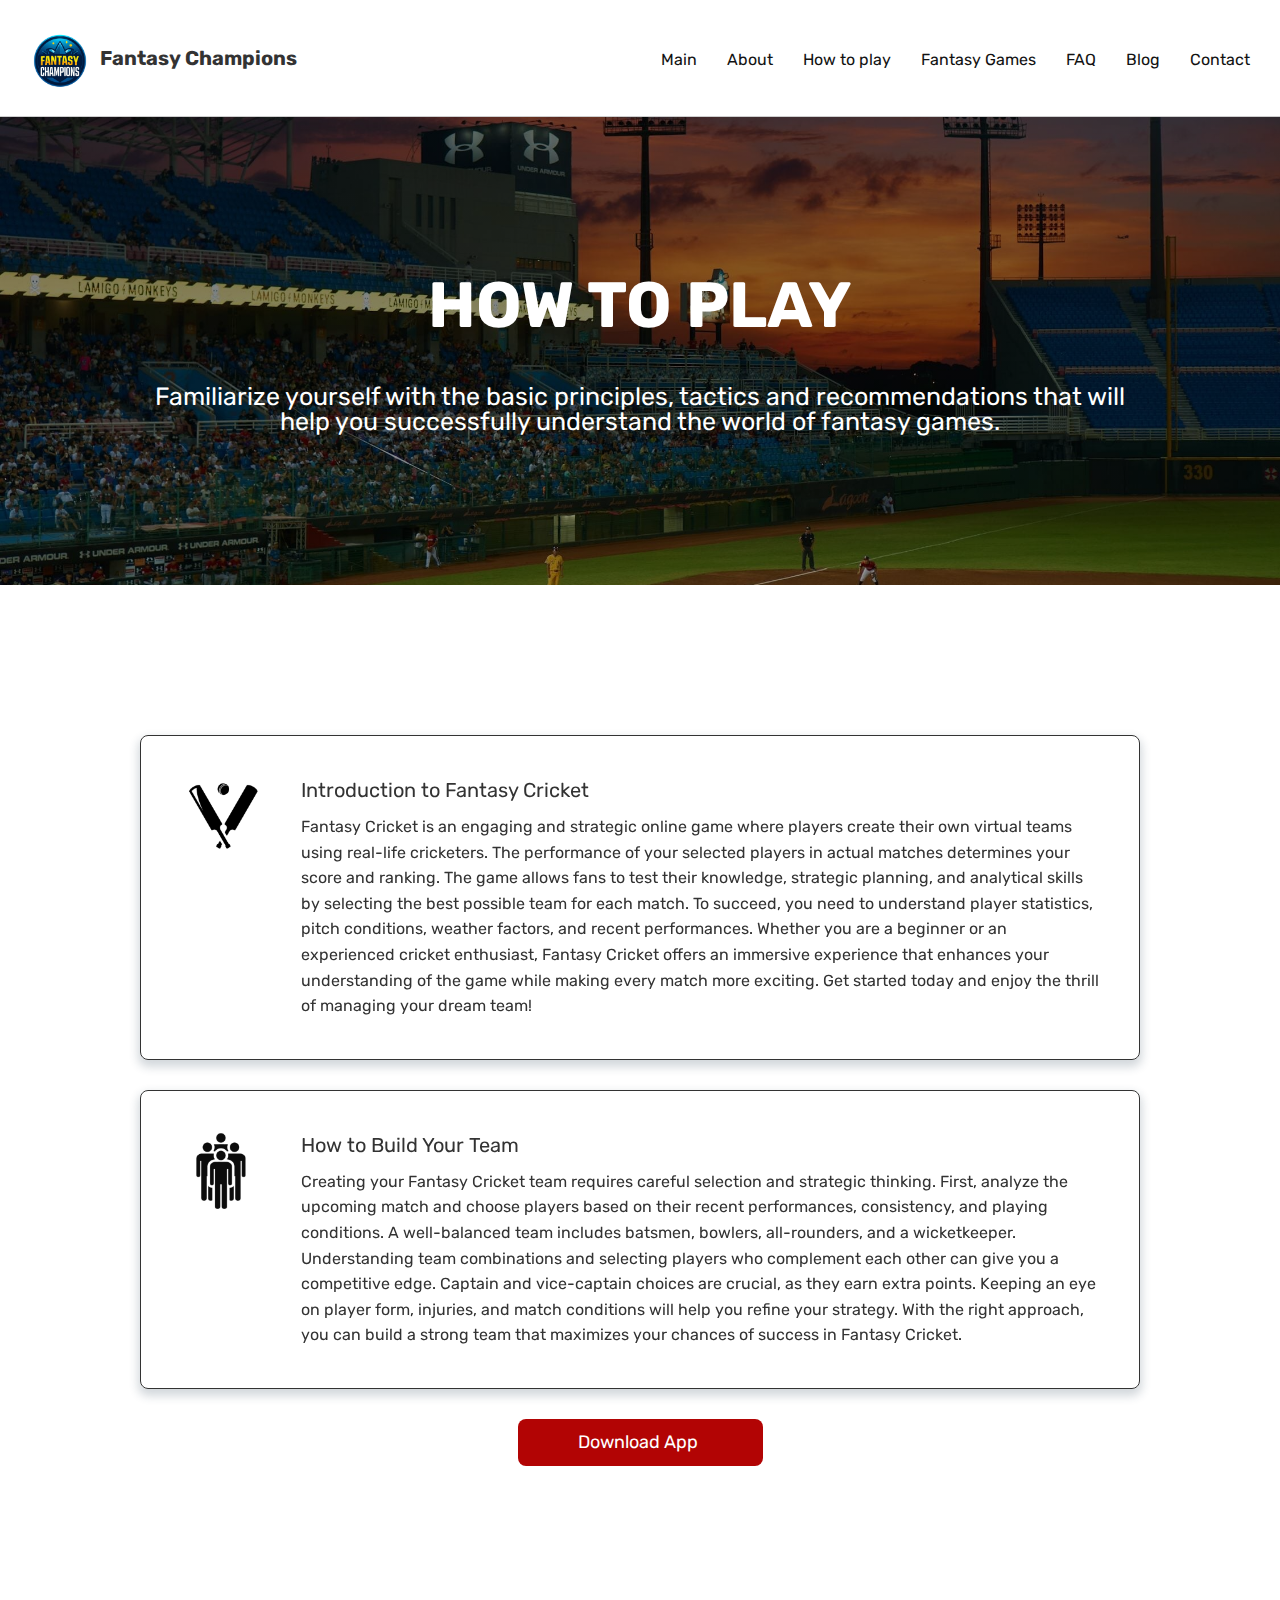
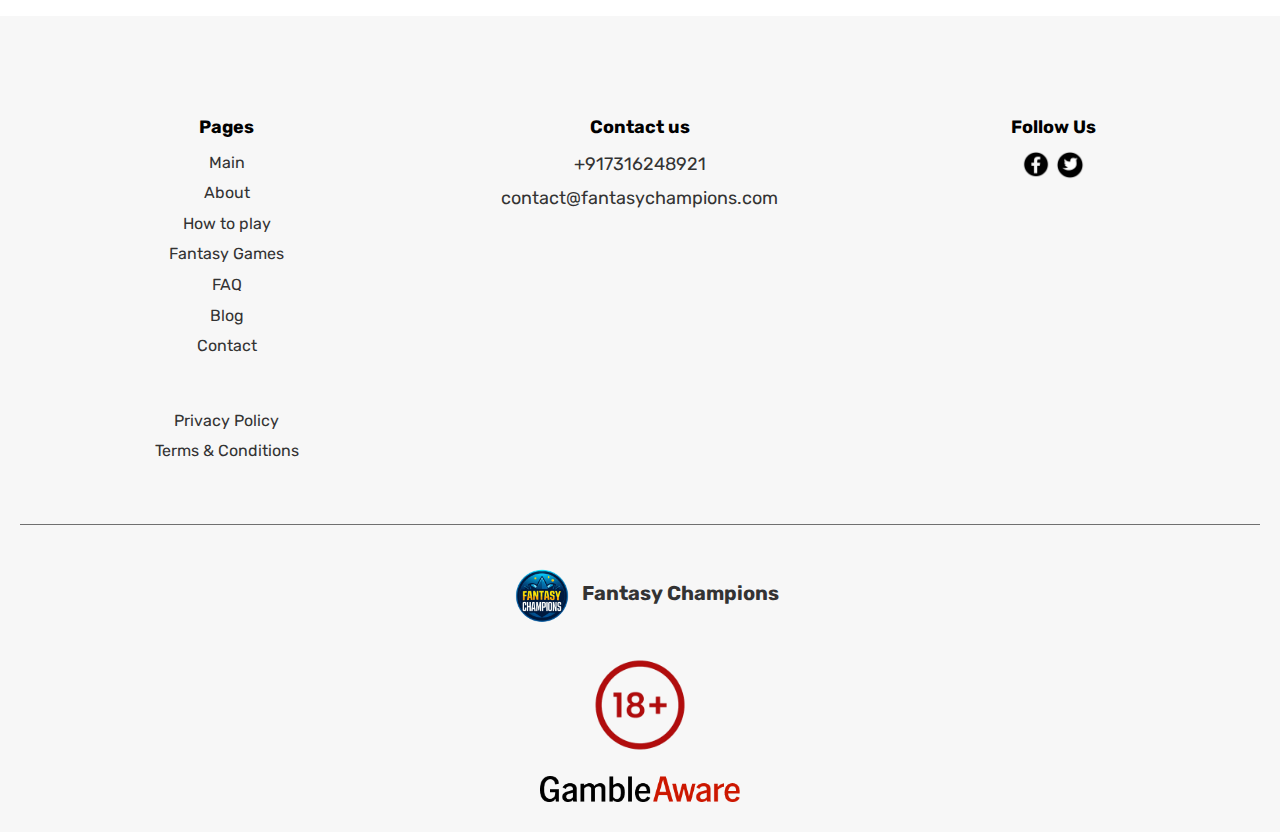
<file: play.html>
<!DOCTYPE html>
<html lang="en" data-validate="html">
  <head>
    <meta charset="UTF-8" />
    <meta name="viewport" content="width=device-width, initial-scale=1.0" />
    <link rel="icon" type="image/png" href="images/favicon.png" />
    <title>How to Play - Fantasy Champions</title>
    <meta
      name="description"
      content="Learn how to play Fantasy Champions with our easy-to-follow guide. Get started with game mechanics, tips, and strategies to master the game and become a champion."
    />
    <link rel="stylesheet" href="styles/styles.css" />
  </head>

  <body>
    <div class="hero">
      <header data-wf--nav--variant="home" class="nav">
        <div
          data-animation="default"
          class="navbar w-variant-388ec9d6-4e1e-759a-c3c4-06c8935714dd w-nav"
          data-easing2="ease"
          data-easing="ease"
          data-collapse="medium"
          data-duration="400"
          data-doc-height="1"
        >
          <div class="container w-container">
            <div class="navbar-wrap">
              <a
                href="index.html"
                aria-current="page"
                class="brand w-nav-brand w--current"
                ><img
                  class="logo"
                  src="images/logo.png"
                  alt="Logotype"
                />Fantasy Champions</a
              >
              <nav
                class="nav-menu w-variant-388ec9d6-4e1e-759a-c3c4-06c8935714dd w-nav-menu"
              >
                <div class="nav-menu-inner">
                  <a
                    href="index.html"
                    class="nav-link w-variant-388ec9d6-4e1e-759a-c3c4-06c8935714dd w-nav-link"
                    >Main</a
                  ><a
                    href="about.html"
                    class="nav-link w-variant-388ec9d6-4e1e-759a-c3c4-06c8935714dd w-nav-link"
                    >About</a
                  ><a
                    href="play.html"
                    class="nav-link w-variant-388ec9d6-4e1e-759a-c3c4-06c8935714dd w-nav-link"
                    >How to play</a
                  ><a
                    href="fantasy.html"
                    class="nav-link w-variant-388ec9d6-4e1e-759a-c3c4-06c8935714dd w-nav-link"
                    >Fantasy Games</a
                  ><a
                    href="faq.html"
                    class="nav-link w-variant-388ec9d6-4e1e-759a-c3c4-06c8935714dd w-nav-link"
                    >FAQ</a
                  >
                  <a
                    href="blog.html"
                    class="nav-link w-variant-388ec9d6-4e1e-759a-c3c4-06c8935714dd w-nav-link"
                    >Blog</a
                  >
                  <a
                    href="contacts.html"
                    class="nav-link w-variant-388ec9d6-4e1e-759a-c3c4-06c8935714dd w-nav-link"
                    >Contact</a
                  >
                </div>
              </nav>
              <div class="nav-info">
                <div
                  class="menu-button w-nav-button"
                  tabindex="0"
                  aria-controls="w-nav-overlay-0"
                  aria-haspopup="menu"
                  aria-expanded="false"
                >
                  <div
                    class="nav-top-line w-variant-388ec9d6-4e1e-759a-c3c4-06c8935714dd"
                  ></div>
                  <div
                    class="nav-middle-line w-variant-388ec9d6-4e1e-759a-c3c4-06c8935714dd"
                  ></div>
                  <div
                    class="nav-bottom-line w-variant-388ec9d6-4e1e-759a-c3c4-06c8935714dd"
                  ></div>
                </div>
              </div>
            </div>
          </div>
          <div
            class="w-nav-overlay"
            data-wf-ignore=""
            id="w-nav-overlay-0"
          ></div>
        </div>
        <div class="open-menu">
          <div class="menu-left"></div>
        </div>
      </header>
      <section class="hero-section play-section">
        <div class="w-layout-blockcontainer container w-container">
          <div class="hero-wrap">
            <div class="hero-content">
              <h1 class="hero-heading animation">How to play</h1>
              <p
                class="animation"
                id="w-node-_25d306bc-a795-6c64-8971-5ba4c5dc8071-80237f14 hero-text"
              >
                Familiarize yourself with the basic principles, tactics and
                recommendations that will help you successfully understand the
                world of fantasy games.
              </p>
            </div>
          </div>
        </div>
      </section>
    </div>
    <main class="page-wrap">
      <section class="section bg-light-blue index-advantages about-section">
        <div class="w-layout-blockcontainer container w-container">
          <div class="service-outer">
            <div class="fill-block animation">
              <div class="w-dyn-list">
                <div class="service-list col-1 w-dyn-items">
                  <div class="w-dyn-item about-item">
                    <div class="service-card home w-inline-block">
                      <img
                        src="images/play-icon-1.png"
                        alt="icon"
                        class="service-icon"
                      />
                      <div class="service-content">
                        <h5>Introduction to Fantasy Cricket</h5>
                        <p>
                          Fantasy Cricket is an engaging and strategic online
                          game where players create their own virtual teams
                          using real-life cricketers. The performance of your
                          selected players in actual matches determines your
                          score and ranking. The game allows fans to test their
                          knowledge, strategic planning, and analytical skills
                          by selecting the best possible team for each match. To
                          succeed, you need to understand player statistics,
                          pitch conditions, weather factors, and recent
                          performances. Whether you are a beginner or an
                          experienced cricket enthusiast, Fantasy Cricket offers
                          an immersive experience that enhances your
                          understanding of the game while making every match
                          more exciting. Get started today and enjoy the thrill
                          of managing your dream team!
                        </p>
                      </div>
                      <div class="d-none">Advantage</div>
                    </div>
                  </div>
                  <div class="w-dyn-item about-item">
                    <div class="service-card home w-inline-block">
                      <img
                        src="images/play-icon-2.png"
                        alt="icon"
                        class="service-icon"
                      />
                      <div class="service-content">
                        <h5>How to Build Your Team</h5>
                        <p>
                          Creating your Fantasy Cricket team requires careful
                          selection and strategic thinking. First, analyze the
                          upcoming match and choose players based on their
                          recent performances, consistency, and playing
                          conditions. A well-balanced team includes batsmen,
                          bowlers, all-rounders, and a wicketkeeper.
                          Understanding team combinations and selecting players
                          who complement each other can give you a competitive
                          edge. Captain and vice-captain choices are crucial, as
                          they earn extra points. Keeping an eye on player form,
                          injuries, and match conditions will help you refine
                          your strategy. With the right approach, you can build
                          a strong team that maximizes your chances of success
                          in Fantasy Cricket.
                        </p>
                      </div>
                      <div class="d-none">Advantage</div>
                    </div>
                  </div>
                  <div class="hero-btns">
                    <a
                      data-wf--primary-button--variant="no-border"
                      href="support.html#contacts"
                      class="animation primary-button bubbly-button w-variant-92c17b19-ee94-0c42-94f4-ca9187bd3540 w-inline-block"
                      ><div>Download app</div>
                    </a>
                  </div>
                </div>
              </div>
            </div>
          </div>
        </div>
      </section>
    </main>
    <footer class="footer">
      <div class="w-layout-blockcontainer container w-container">
        <div class="footer-outer">
          <div class="footer-top">
            <div class="fill-block">
              <div class="footer-right">
                <div
                  id="w-node-a7f03562-a269-f165-d56e-541f0b1f37c5-0b1f37a4"
                  class="footer-inner"
                >
                  <div class="footer-head">Pages</div>
                  <a href="index.html" class="footer-link">Main</a
                  ><a href="about.html" class="footer-link">About</a
                  ><a href="play.html" class="footer-link">How to play</a
                  ><a href="fantasy.html" class="footer-link">Fantasy Games</a>
                  <a href="faq.html" class="footer-link">FAQ</a>
                  <a href="blog.html" class="footer-link"> Blog</a>
                  <a href="contacts.html" class="footer-link">Contact</a>
                </div>

                <div
                  id="w-node-a7f03562-a269-f165-d56e-541f0b1f37db-0b1f37a4"
                  class="footer-inner"
                >
                  <div class="footer-head">Contact us</div>
                  <a href="tel:+917316248921" class="bottom-link"
                    >+917316248921</a
                  >
                  <a
                    href="mailto:contact@fantasychampions.com"
                    class="bottom-link"
                    >contact@fantasychampions.com</a
                  >
                </div>
                <div
                  id="w-node-a7f03562-a269-f165-d56e-541f0b1f37db-0b1f37a4"
                  class="footer-inner"
                >
                  <div class="footer-head">Follow Us</div>
                  <div class="">
                    <a href="contacts.html" class="bottom-link"
                      ><img
                        src="images/fb.png"
                        class="follow-link"
                        alt="Facebook"
                    /></a>
                    <a href="contacts.html" class="bottom-link"
                      ><img
                        src="images/tw.png"
                        class="follow-link"
                        alt="Twitter"
                    /></a>
                  </div>
                </div>
                <div
                  id="w-node-a7f03562-a269-f165-d56e-541f0b1f37db-0b1f37a4"
                  class="footer-inner"
                >
                  <a href="privacy-policy.html" class="footer-link"
                    >Privacy Policy</a
                  ><a href="terms-conditions.html" class="footer-link"
                    >Terms & Conditions
                  </a>
                </div>
              </div>
            </div>
          </div>
          <div class="footer-bottom">
            <a
              href="index.html"
              aria-current="page"
              class="brand w-nav-brand w--current"
              ><img class="logo" src="images/logo.png" alt="Logotype" />Fantasy
              Champions</a
            >
            <img
              class="age-icon"
              src="images/18+.png"
              alt="age restrictions 18+"
            />
            <a
              href="https://www.gambleaware.org/"
              aria-current="page"
              class="brand w-nav-brand w--current"
              ><img
                class="logo-footer"
                src="images/gameble.png"
                alt="GambleAware Logo"
            /></a>
          </div>
        </div>
      </div>
    </footer>
    <script type="module" src="js/main.js"></script>
  </body>
</html>
</file>
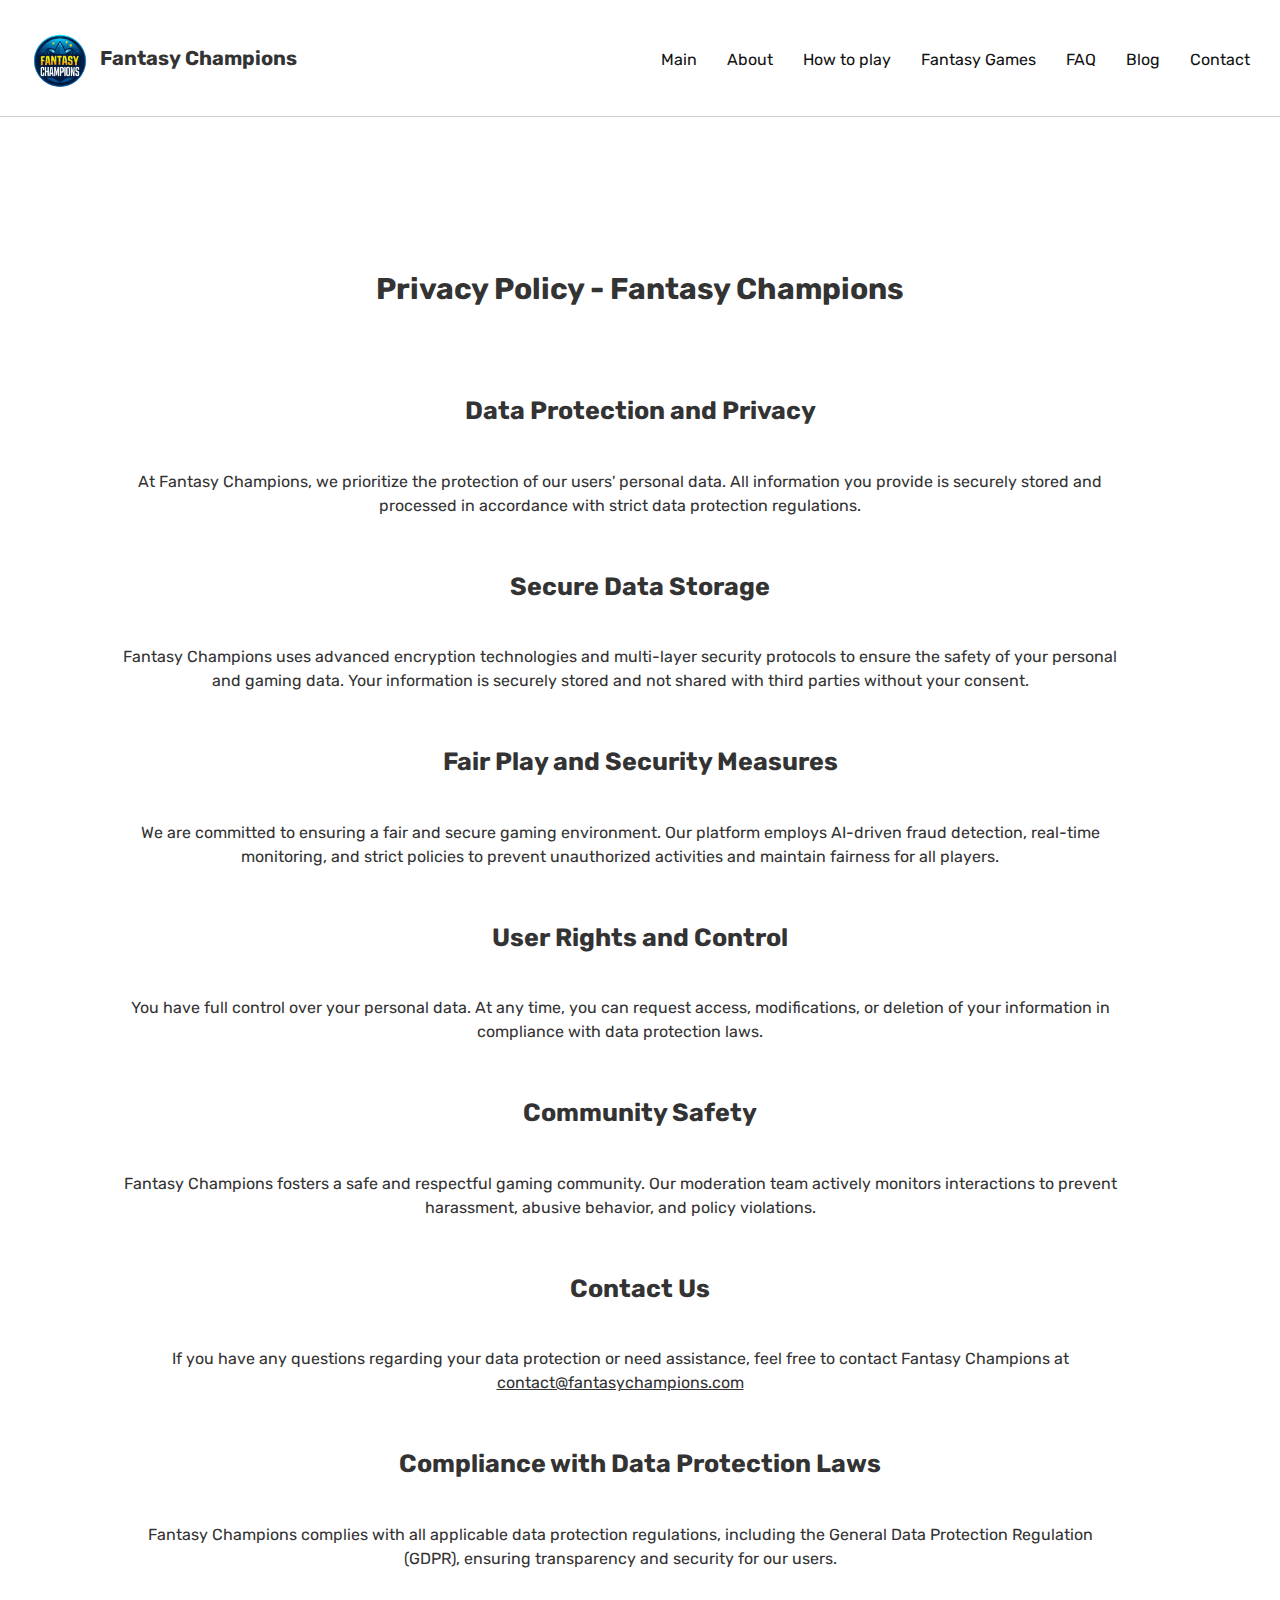
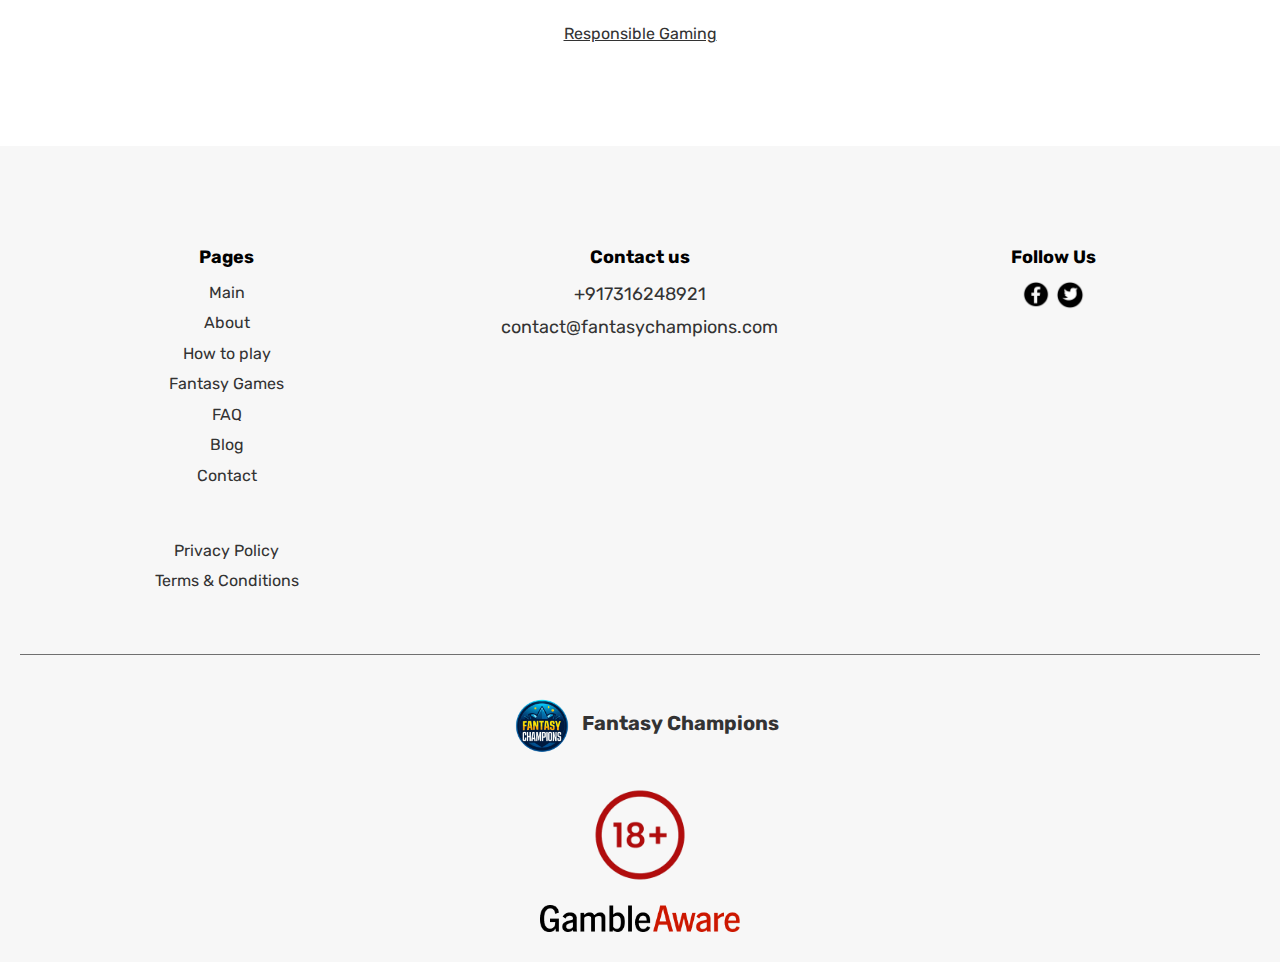
<file: privacy-policy.html>
<!DOCTYPE html>
<html lang="en" data-validate="html">
  <head>
    <meta charset="UTF-8" />
    <meta name="viewport" content="width=device-width, initial-scale=1.0" />
    <link rel="icon" type="image/png" href="images/favicon.png" />
    <title>Privacy Policy - Fantasy Champions</title>
    <meta
      name="description"
      content="Read the Privacy Policy of Fantasy Champions to understand how we protect your personal data, ensure security, and maintain transparency. Your privacy matters to us."
    />
    <link rel="stylesheet" href="styles/styles.css" />
  </head>

  <body>
    <div class="hero">
      <header data-wf--nav--variant="home" class="nav">
        <div
          data-animation="default"
          class="navbar w-variant-388ec9d6-4e1e-759a-c3c4-06c8935714dd w-nav"
          data-easing2="ease"
          data-easing="ease"
          data-collapse="medium"
          data-duration="400"
          data-doc-height="1"
        >
          <div class="container w-container">
            <div class="navbar-wrap">
              <a
                href="index.html"
                aria-current="page"
                class="brand w-nav-brand w--current"
                ><img
                  class="logo"
                  src="images/logo.png"
                  alt="Logotype"
                />Fantasy Champions</a
              >
              <nav
                class="nav-menu w-variant-388ec9d6-4e1e-759a-c3c4-06c8935714dd w-nav-menu"
              >
                <div class="nav-menu-inner">
                  <a
                    href="index.html"
                    class="nav-link w-variant-388ec9d6-4e1e-759a-c3c4-06c8935714dd w-nav-link"
                    >Main</a
                  ><a
                    href="about.html"
                    class="nav-link w-variant-388ec9d6-4e1e-759a-c3c4-06c8935714dd w-nav-link"
                    >About</a
                  ><a
                    href="play.html"
                    class="nav-link w-variant-388ec9d6-4e1e-759a-c3c4-06c8935714dd w-nav-link"
                    >How to play</a
                  ><a
                    href="fantasy.html"
                    class="nav-link w-variant-388ec9d6-4e1e-759a-c3c4-06c8935714dd w-nav-link"
                    >Fantasy Games</a
                  ><a
                    href="faq.html"
                    class="nav-link w-variant-388ec9d6-4e1e-759a-c3c4-06c8935714dd w-nav-link"
                    >FAQ</a
                  >
                  <a
                    href="blog.html"
                    class="nav-link w-variant-388ec9d6-4e1e-759a-c3c4-06c8935714dd w-nav-link"
                    >Blog</a
                  >
                  <a
                    href="contacts.html"
                    class="nav-link w-variant-388ec9d6-4e1e-759a-c3c4-06c8935714dd w-nav-link"
                    >Contact</a
                  >
                </div>
              </nav>
              <div class="nav-info">
                <div
                  class="menu-button w-nav-button"
                  tabindex="0"
                  aria-controls="w-nav-overlay-0"
                  aria-haspopup="menu"
                  aria-expanded="false"
                >
                  <div
                    class="nav-top-line w-variant-388ec9d6-4e1e-759a-c3c4-06c8935714dd"
                  ></div>
                  <div
                    class="nav-middle-line w-variant-388ec9d6-4e1e-759a-c3c4-06c8935714dd"
                  ></div>
                  <div
                    class="nav-bottom-line w-variant-388ec9d6-4e1e-759a-c3c4-06c8935714dd"
                  ></div>
                </div>
              </div>
            </div>
          </div>
          <div
            class="w-nav-overlay"
            data-wf-ignore=""
            id="w-nav-overlay-0"
          ></div>
        </div>
        <div class="open-menu">
          <div class="menu-left"></div>
        </div>
      </header>
    </div>

    <main>
      <div class="dop-style animation">
        <h1>Privacy Policy - Fantasy Champions</h1>

        <div>
          <h2>Data Protection and Privacy</h2>
          <p>
            At Fantasy Champions, we prioritize the protection of our users'
            personal data. All information you provide is securely stored and
            processed in accordance with strict data protection regulations.
          </p>
        </div>

        <div>
          <h2>Secure Data Storage</h2>
          <p>
            Fantasy Champions uses advanced encryption technologies and
            multi-layer security protocols to ensure the safety of your personal
            and gaming data. Your information is securely stored and not shared
            with third parties without your consent.
          </p>
        </div>

        <div>
          <h2>Fair Play and Security Measures</h2>
          <p>
            We are committed to ensuring a fair and secure gaming environment.
            Our platform employs AI-driven fraud detection, real-time
            monitoring, and strict policies to prevent unauthorized activities
            and maintain fairness for all players.
          </p>
        </div>

        <div>
          <h2>User Rights and Control</h2>
          <p>
            You have full control over your personal data. At any time, you can
            request access, modifications, or deletion of your information in
            compliance with data protection laws.
          </p>
        </div>

        <div>
          <h2>Community Safety</h2>
          <p>
            Fantasy Champions fosters a safe and respectful gaming community.
            Our moderation team actively monitors interactions to prevent
            harassment, abusive behavior, and policy violations.
          </p>
        </div>

        <div>
          <h2>Contact Us</h2>
          <p>
            If you have any questions regarding your data protection or need
            assistance, feel free to contact Fantasy Champions at
            <a class="mail-link" href="mailto:contact@fantasychampions.com"
              >contact@fantasychampions.com</a
            >
          </p>
        </div>

        <div>
          <h2>Compliance with Data Protection Laws</h2>
          <p>
            Fantasy Champions complies with all applicable data protection
            regulations, including the General Data Protection Regulation
            (GDPR), ensuring transparency and security for our users.
          </p>
        </div>
        <div>
          <a class="mail-link" href="https://www.responsiblegambling.org/"
            >Responsible Gaming
          </a>
        </div>
      </div>
    </main>

    <footer class="footer">
      <div class="w-layout-blockcontainer container w-container">
        <div class="footer-outer">
          <div class="footer-top">
            <div class="fill-block">
              <div class="footer-right">
                <div
                  id="w-node-a7f03562-a269-f165-d56e-541f0b1f37c5-0b1f37a4"
                  class="footer-inner"
                >
                  <div class="footer-head">Pages</div>
                  <a href="index.html" class="footer-link">Main</a
                  ><a href="about.html" class="footer-link">About</a
                  ><a href="play.html" class="footer-link">How to play</a
                  ><a href="fantasy.html" class="footer-link">Fantasy Games</a>
                  <a href="faq.html" class="footer-link">FAQ</a>
                  <a href="blog.html" class="footer-link"> Blog</a>
                  <a href="contacts.html" class="footer-link">Contact</a>
                </div>

                <div
                  id="w-node-a7f03562-a269-f165-d56e-541f0b1f37db-0b1f37a4"
                  class="footer-inner"
                >
                  <div class="footer-head">Contact us</div>
                  <a href="tel:+917316248921" class="bottom-link"
                    >+917316248921</a
                  >
                  <a
                    href="mailto:contact@fantasychampions.com"
                    class="bottom-link"
                    >contact@fantasychampions.com</a
                  >
                </div>
                <div
                  id="w-node-a7f03562-a269-f165-d56e-541f0b1f37db-0b1f37a4"
                  class="footer-inner"
                >
                  <div class="footer-head">Follow Us</div>
                  <div class="">
                    <a href="contacts.html" class="bottom-link"
                      ><img
                        src="images/fb.png"
                        class="follow-link"
                        alt="Facebook"
                    /></a>
                    <a href="contacts.html" class="bottom-link"
                      ><img
                        src="images/tw.png"
                        class="follow-link"
                        alt="Twitter"
                    /></a>
                  </div>
                </div>
                <div
                  id="w-node-a7f03562-a269-f165-d56e-541f0b1f37db-0b1f37a4"
                  class="footer-inner"
                >
                  <a href="privacy-policy.html" class="footer-link"
                    >Privacy Policy</a
                  ><a href="terms-conditions.html" class="footer-link"
                    >Terms & Conditions
                  </a>
                </div>
              </div>
            </div>
          </div>
          <div class="footer-bottom">
            <a
              href="index.html"
              aria-current="page"
              class="brand w-nav-brand w--current"
              ><img class="logo" src="images/logo.png" alt="Logotype" />Fantasy
              Champions</a
            >
            <img
              class="age-icon"
              src="images/18+.png"
              alt="age restrictions 18+"
            />
            <a
              href="https://www.gambleaware.org/"
              aria-current="page"
              class="brand w-nav-brand w--current"
              ><img
                class="logo-footer"
                src="images/gameble.png"
                alt="GambleAware Logo"
            /></a>
          </div>
        </div>
      </div>
    </footer>
    <script type="module" src="js/main.js"></script>
  </body>
</html>
</file>
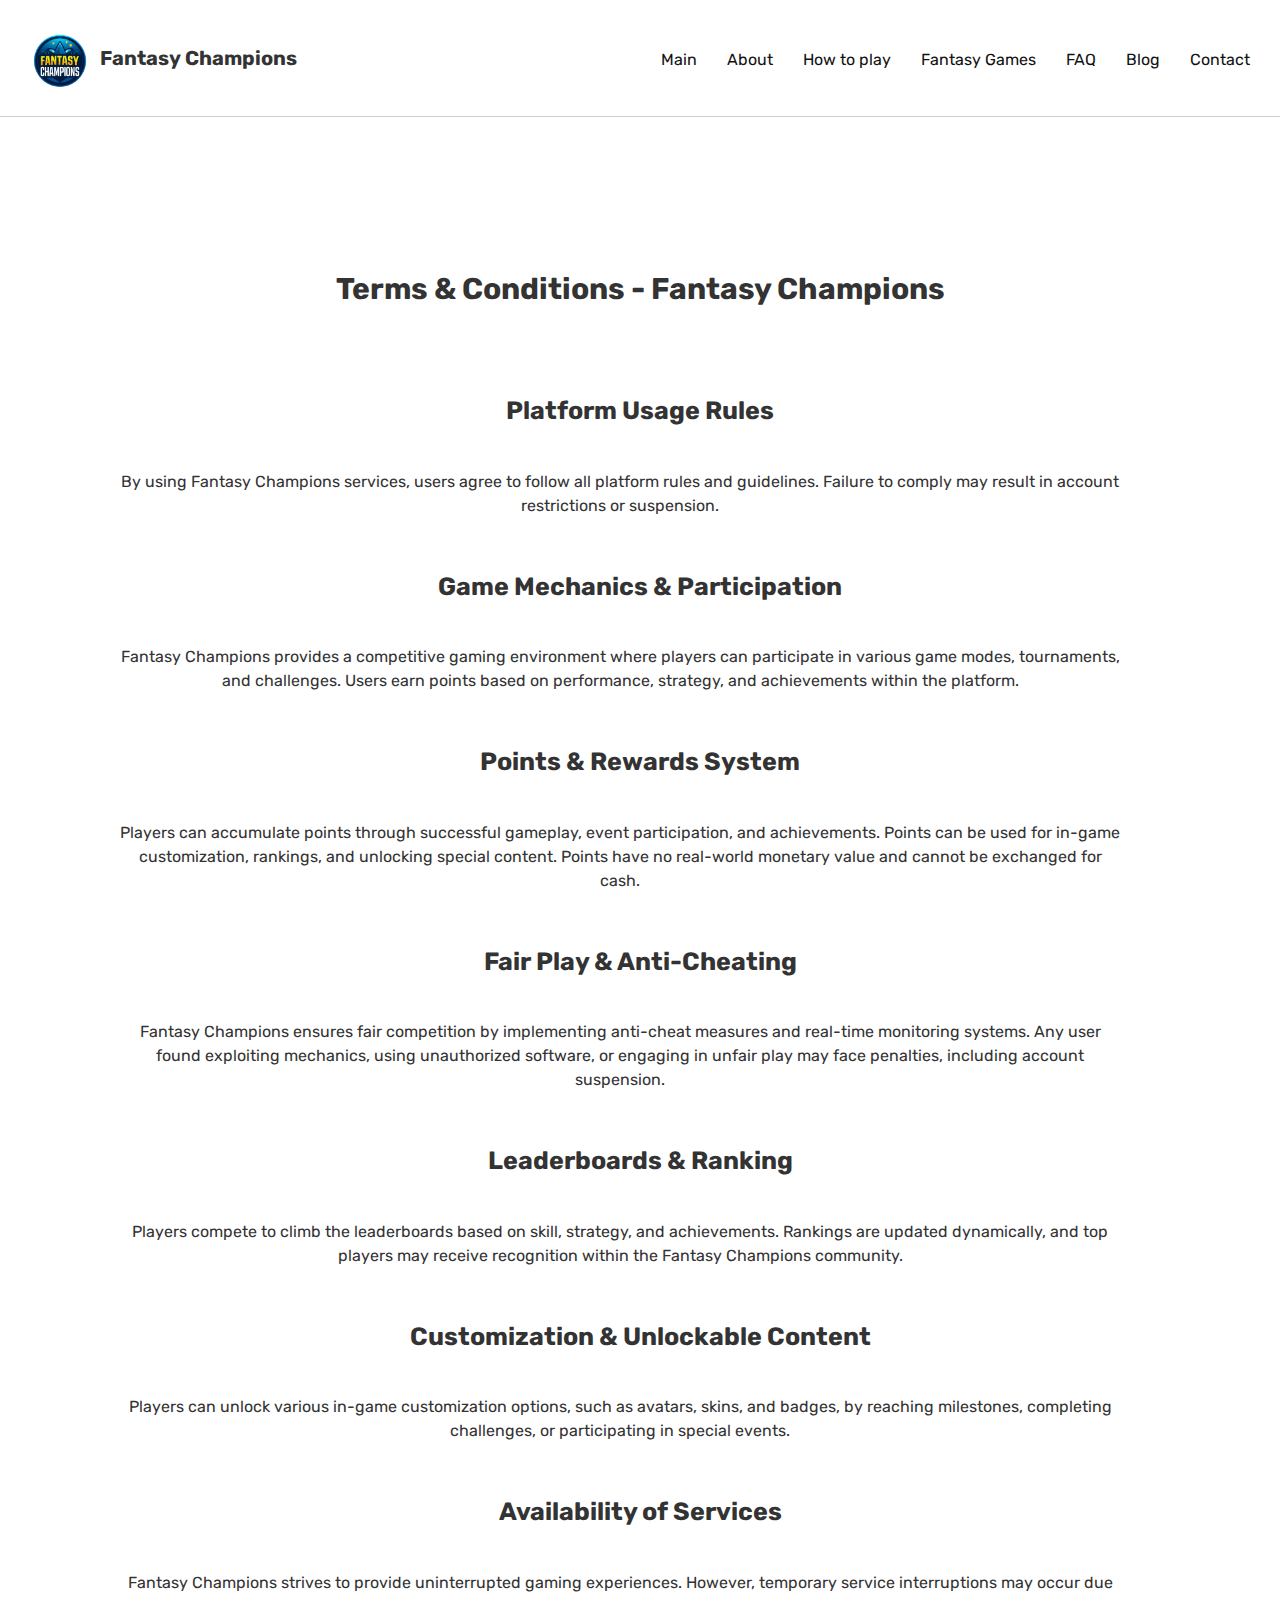
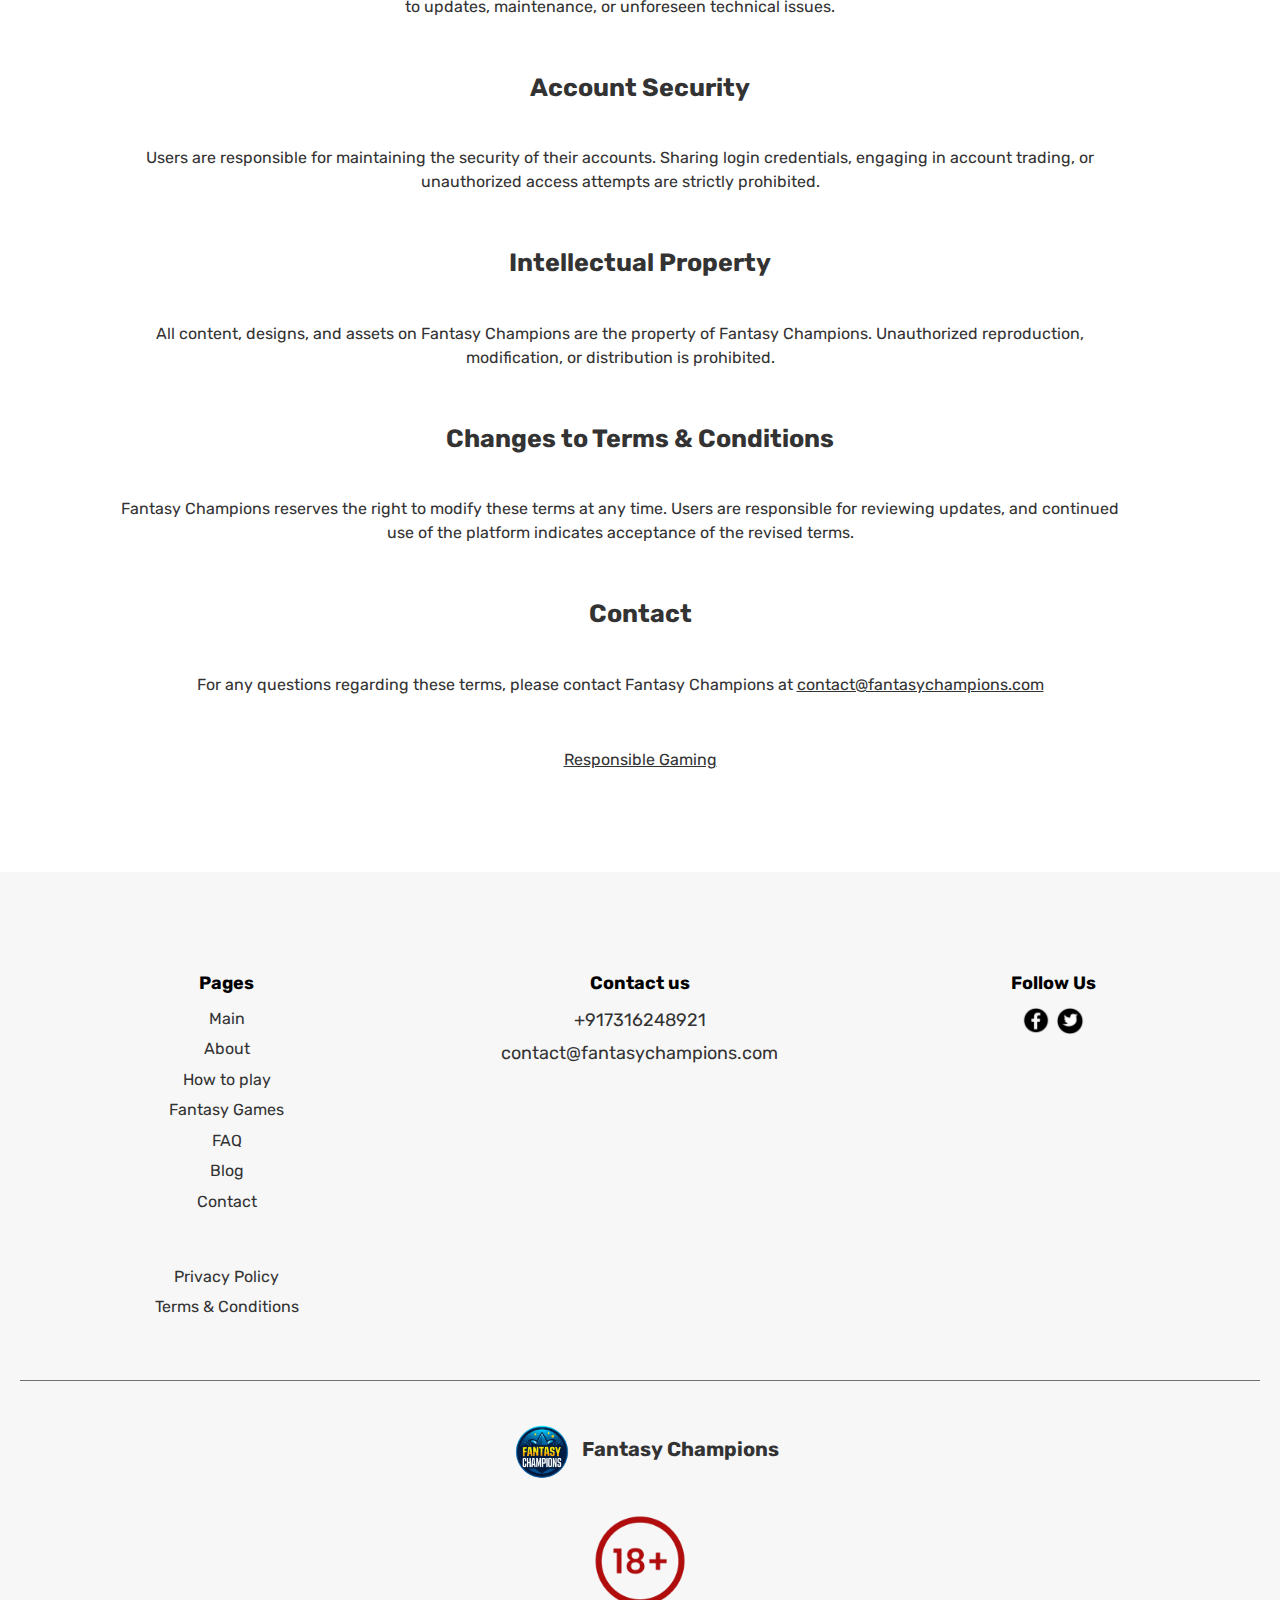
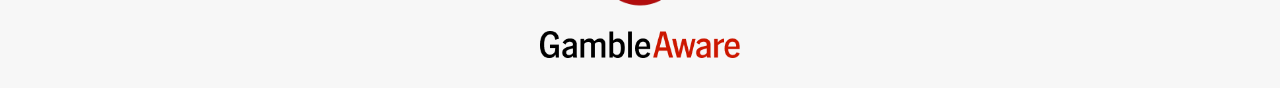
<file: terms-conditions.html>
<!DOCTYPE html>
<html lang="en" data-validate="html">
  <head>
    <meta charset="UTF-8" />
    <meta name="viewport" content="width=device-width, initial-scale=1.0" />
    <link rel="icon" type="image/png" href="images/favicon.png" />
    <title>Terms & Conditions - Fantasy Champions</title>
    <meta
      name="description"
      content="Review the Terms & Conditions of Fantasy Champions. Learn about the rules, guidelines, and legal terms for using our platform, ensuring a fair and secure gaming experience for all users."
    />
    <link rel="stylesheet" href="styles/styles.css" />
  </head>

  <body>
    <div class="hero">
      <header data-wf--nav--variant="home" class="nav">
        <div
          data-animation="default"
          class="navbar w-variant-388ec9d6-4e1e-759a-c3c4-06c8935714dd w-nav"
          data-easing2="ease"
          data-easing="ease"
          data-collapse="medium"
          data-duration="400"
          data-doc-height="1"
        >
          <div class="container w-container">
            <div class="navbar-wrap">
              <a
                href="index.html"
                aria-current="page"
                class="brand w-nav-brand w--current"
                ><img
                  class="logo"
                  src="images/logo.png"
                  alt="Logotype"
                />Fantasy Champions</a
              >
              <nav
                class="nav-menu w-variant-388ec9d6-4e1e-759a-c3c4-06c8935714dd w-nav-menu"
              >
                <div class="nav-menu-inner">
                  <a
                    href="index.html"
                    class="nav-link w-variant-388ec9d6-4e1e-759a-c3c4-06c8935714dd w-nav-link"
                    >Main</a
                  ><a
                    href="about.html"
                    class="nav-link w-variant-388ec9d6-4e1e-759a-c3c4-06c8935714dd w-nav-link"
                    >About</a
                  ><a
                    href="play.html"
                    class="nav-link w-variant-388ec9d6-4e1e-759a-c3c4-06c8935714dd w-nav-link"
                    >How to play</a
                  ><a
                    href="fantasy.html"
                    class="nav-link w-variant-388ec9d6-4e1e-759a-c3c4-06c8935714dd w-nav-link"
                    >Fantasy Games</a
                  ><a
                    href="faq.html"
                    class="nav-link w-variant-388ec9d6-4e1e-759a-c3c4-06c8935714dd w-nav-link"
                    >FAQ</a
                  >
                  <a
                    href="blog.html"
                    class="nav-link w-variant-388ec9d6-4e1e-759a-c3c4-06c8935714dd w-nav-link"
                    >Blog</a
                  >
                  <a
                    href="contacts.html"
                    class="nav-link w-variant-388ec9d6-4e1e-759a-c3c4-06c8935714dd w-nav-link"
                    >Contact</a
                  >
                </div>
              </nav>
              <div class="nav-info">
                <div
                  class="menu-button w-nav-button"
                  tabindex="0"
                  aria-controls="w-nav-overlay-0"
                  aria-haspopup="menu"
                  aria-expanded="false"
                >
                  <div
                    class="nav-top-line w-variant-388ec9d6-4e1e-759a-c3c4-06c8935714dd"
                  ></div>
                  <div
                    class="nav-middle-line w-variant-388ec9d6-4e1e-759a-c3c4-06c8935714dd"
                  ></div>
                  <div
                    class="nav-bottom-line w-variant-388ec9d6-4e1e-759a-c3c4-06c8935714dd"
                  ></div>
                </div>
              </div>
            </div>
          </div>
          <div
            class="w-nav-overlay"
            data-wf-ignore=""
            id="w-nav-overlay-0"
          ></div>
        </div>
        <div class="open-menu">
          <div class="menu-left"></div>
        </div>
      </header>
    </div>
    <main>
      <div class="dop-style animation">
        <h1>Terms & Conditions - Fantasy Champions</h1>

        <div>
          <h2>Platform Usage Rules</h2>
          <p>
            By using Fantasy Champions services, users agree to follow all
            platform rules and guidelines. Failure to comply may result in
            account restrictions or suspension.
          </p>
        </div>

        <div>
          <h2>Game Mechanics & Participation</h2>
          <p>
            Fantasy Champions provides a competitive gaming environment where
            players can participate in various game modes, tournaments, and
            challenges. Users earn points based on performance, strategy, and
            achievements within the platform.
          </p>
        </div>

        <div>
          <h2>Points & Rewards System</h2>
          <p>
            Players can accumulate points through successful gameplay, event
            participation, and achievements. Points can be used for in-game
            customization, rankings, and unlocking special content. Points have
            no real-world monetary value and cannot be exchanged for cash.
          </p>
        </div>

        <div>
          <h2>Fair Play & Anti-Cheating</h2>
          <p>
            Fantasy Champions ensures fair competition by implementing
            anti-cheat measures and real-time monitoring systems. Any user found
            exploiting mechanics, using unauthorized software, or engaging in
            unfair play may face penalties, including account suspension.
          </p>
        </div>

        <div>
          <h2>Leaderboards & Ranking</h2>
          <p>
            Players compete to climb the leaderboards based on skill, strategy,
            and achievements. Rankings are updated dynamically, and top players
            may receive recognition within the Fantasy Champions community.
          </p>
        </div>

        <div>
          <h2>Customization & Unlockable Content</h2>
          <p>
            Players can unlock various in-game customization options, such as
            avatars, skins, and badges, by reaching milestones, completing
            challenges, or participating in special events.
          </p>
        </div>

        <div>
          <h2>Availability of Services</h2>
          <p>
            Fantasy Champions strives to provide uninterrupted gaming
            experiences. However, temporary service interruptions may occur due
            to updates, maintenance, or unforeseen technical issues.
          </p>
        </div>

        <div>
          <h2>Account Security</h2>
          <p>
            Users are responsible for maintaining the security of their
            accounts. Sharing login credentials, engaging in account trading, or
            unauthorized access attempts are strictly prohibited.
          </p>
        </div>

        <div>
          <h2>Intellectual Property</h2>
          <p>
            All content, designs, and assets on Fantasy Champions are the
            property of Fantasy Champions. Unauthorized reproduction,
            modification, or distribution is prohibited.
          </p>
        </div>

        <div>
          <h2>Changes to Terms & Conditions</h2>
          <p>
            Fantasy Champions reserves the right to modify these terms at any
            time. Users are responsible for reviewing updates, and continued use
            of the platform indicates acceptance of the revised terms.
          </p>
        </div>

        <div>
          <h2>Contact</h2>
          <p>
            For any questions regarding these terms, please contact Fantasy
            Champions at
            <a class="mail-link" href="mailto:contact@fantasychampions.com"
              >contact@fantasychampions.com</a
            >
          </p>
        </div>
        <div>
          <a class="mail-link" href="https://www.responsiblegambling.org/"
            >Responsible Gaming
          </a>
        </div>
      </div>
    </main>

    <footer class="footer">
      <div class="w-layout-blockcontainer container w-container">
        <div class="footer-outer">
          <div class="footer-top">
            <div class="fill-block">
              <div class="footer-right">
                <div
                  id="w-node-a7f03562-a269-f165-d56e-541f0b1f37c5-0b1f37a4"
                  class="footer-inner"
                >
                  <div class="footer-head">Pages</div>
                  <a href="index.html" class="footer-link">Main</a
                  ><a href="about.html" class="footer-link">About</a
                  ><a href="play.html" class="footer-link">How to play</a
                  ><a href="fantasy.html" class="footer-link">Fantasy Games</a>
                  <a href="faq.html" class="footer-link">FAQ</a>
                  <a href="blog.html" class="footer-link"> Blog</a>
                  <a href="contacts.html" class="footer-link">Contact</a>
                </div>

                <div
                  id="w-node-a7f03562-a269-f165-d56e-541f0b1f37db-0b1f37a4"
                  class="footer-inner"
                >
                  <div class="footer-head">Contact us</div>
                  <a href="tel:+917316248921" class="bottom-link"
                    >+917316248921</a
                  >
                  <a
                    href="mailto:contact@fantasychampions.com"
                    class="bottom-link"
                    >contact@fantasychampions.com</a
                  >
                </div>
                <div
                  id="w-node-a7f03562-a269-f165-d56e-541f0b1f37db-0b1f37a4"
                  class="footer-inner"
                >
                  <div class="footer-head">Follow Us</div>
                  <div class="">
                    <a href="contacts.html" class="bottom-link"
                      ><img
                        src="images/fb.png"
                        class="follow-link"
                        alt="Facebook"
                    /></a>
                    <a href="contacts.html" class="bottom-link"
                      ><img
                        src="images/tw.png"
                        class="follow-link"
                        alt="Twitter"
                    /></a>
                  </div>
                </div>
                <div
                  id="w-node-a7f03562-a269-f165-d56e-541f0b1f37db-0b1f37a4"
                  class="footer-inner"
                >
                  <a href="privacy-policy.html" class="footer-link"
                    >Privacy Policy</a
                  ><a href="terms-conditions.html" class="footer-link"
                    >Terms & Conditions
                  </a>
                </div>
              </div>
            </div>
          </div>
          <div class="footer-bottom">
            <a
              href="index.html"
              aria-current="page"
              class="brand w-nav-brand w--current"
              ><img class="logo" src="images/logo.png" alt="Logotype" />Fantasy
              Champions</a
            >
            <img
              class="age-icon"
              src="images/18+.png"
              alt="age restrictions 18+"
            />
            <a
              href="https://www.gambleaware.org/"
              aria-current="page"
              class="brand w-nav-brand w--current"
              ><img
                class="logo-footer"
                src="images/gameble.png"
                alt="GambleAware Logo"
            /></a>
          </div>
        </div>
      </div>
    </footer>
    <script type="module" src="js/main.js"></script>
  </body>
</html>
</file>
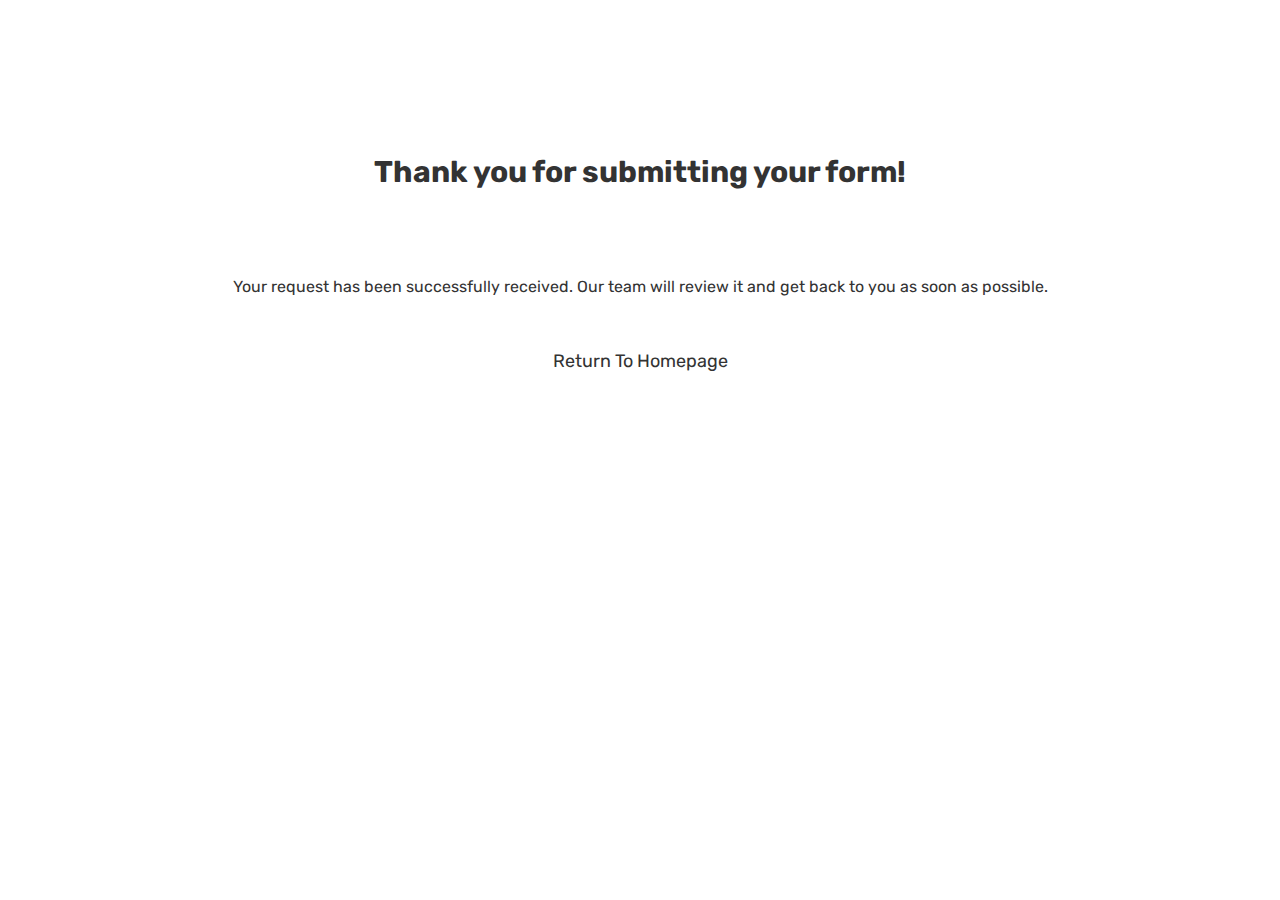
<file: thanks.html>
<!DOCTYPE html>
<html lang="en" data-validate="html">
  <head>
    <meta charset="UTF-8" />
    <meta name="viewport" content="width=device-width, initial-scale=1.0" />
    <link rel="icon" type="image/png" href="images/favicon.png" />
    <title>Thank You - Fantasy Champions</title>
    <meta
      name="description"
      content="Thank you for being a part of Fantasy Champions! We appreciate your participation. Stay tuned for exciting updates, rewards, and more on your gaming journey with us."
    />
    <link rel="stylesheet" href="styles/styles.css" />
  </head>

  <body>
    <main class="thanks dop-style">
      <h1 class="thanks__title">Thank you for submitting your form!</h1>
      <p class="thanks__text">
        Your request has been successfully received. Our team will review it and
        get back to you as soon as possible.
      </p>

      <div class="hero-link-container">
        <a class="button primary-button" href="index.html"
          >Return to Homepage</a
        >
      </div>
    </main>
  </body>
</html>
</file>
<file: styles/styles.css>
html {
    -webkit-text-size-adjust: 100%;
    -ms-text-size-adjust: 100%;
    font-family: sans-serif;
}

@font-face {
    font-family: 'Rubik';
    font-style: normal;
    font-weight: 300;
    font-display: swap;
    src: url('../fonts/Rubik-Light.woff') format('woff');
}

@font-face {
    font-family: 'Rubik';
    font-style: normal;
    font-weight: 400;
    font-display: swap;
    src: url('../fonts/Rubik-Regular.woff') format('woff');
}

@font-face {
    font-family: 'Rubik';
    font-style: normal;
    font-weight: 500;
    font-display: swap;
    src: url('../fonts/Rubik-Medium.woff') format('woff');
}

@font-face {
    font-family: 'Rubik';
    font-style: normal;
    font-weight: 500;
    font-display: swap;
    src: url('../fonts/Rubik-Bold.woff') format('woff');
}

body {
    margin: 0;
}

footer,
header,
main,
nav,
section {
    display: block;
}

a {
    background-color: #0000;

}

a:active,
a:hover {
    outline: 0;
}

h1 {
    margin: .67em 0;
    font-size: 2em;
}

img {
    border: 0;
}

button,
input {
    color: inherit;
    font: inherit;
    margin: 0;
}

button {
    overflow: visible;
}

button {
    text-transform: none;
}

button {
    -webkit-appearance: button;
    cursor: pointer;
}

button::-moz-focus-inner,
input::-moz-focus-inner {
    border: 0;
    padding: 0;
}

input {
    line-height: normal;
}

input[type="checkbox"] {
    box-sizing: border-box;
    padding: 0;
}

* {
    box-sizing: border-box;
}

html {
    height: 100%;
}

body {
    color: #333;
    background-color: #fff;
    min-height: 100%;
    margin: 0;
    font-family: 'Rubik', Arial, sans-serif;
    font-size: 14px;
    line-height: 20px;
}

img {
    vertical-align: middle;
    max-width: 100%;
    display: inline-block;
}

.w-inline-block {
    max-width: 100%;
    display: inline-block;
}

h1,
h2,
h3,
h5 {
    margin-bottom: 10px;
    font-weight: bold;
}

h1 {
    margin-top: 20px;
    font-size: 38px;
    line-height: 44px;
}

h2 {
    margin-top: 20px;
    font-size: 32px;
    line-height: 36px;
}

h3 {
    margin-top: 20px;
    font-size: 24px;
    line-height: 30px;
}

h5 {
    margin-top: 10px;
    font-size: 14px;
    line-height: 20px;
}

p {
    margin-top: 0;
    margin-bottom: 10px;
}

ul {
    margin-top: 0;
    margin-bottom: 10px;
    padding-left: 40px;
}

button {
    cursor: pointer;
    -webkit-appearance: button;
    border: 0;
}

label {
    margin-bottom: 5px;
    font-weight: bold;
    display: block;
}

.w-container {
    max-width: 940px;
    margin-left: auto;
    margin-right: auto;
}

.w-container:before,
.w-container:after {
    content: " ";
    grid-area: 1 / 1 / 2 / 2;
    display: table;
}

.w-container:after {
    clear: both;
}

@media screen and (max-width: 991px) {
    .w-container {
        max-width: 728px;
    }
}

@media screen and (max-width: 479px) {
    .w-container {
        max-width: none;
    }
}

.section.faq-section {
    padding: 0;
}

.w-slider {
    text-align: center;
    clear: both;
    -webkit-tap-highlight-color: #0000;
    tap-highlight-color: #0000;
    background: #ddd;
    height: 300px;
    position: relative;
}

.w-slider-mask {
    z-index: 1;
    white-space: nowrap;
    height: 100%;
    display: block;
    position: relative;
    left: 0;
    right: 0;
}

.w-slide {
    vertical-align: top;
    white-space: normal;
    text-align: center;
    width: 100%;
    height: 100%;
    display: inline-block;
    position: relative;
}

.w-slider-arrow-left,
.w-slider-arrow-right {
    cursor: pointer;
    color: #333;
    -webkit-tap-highlight-color: #0000;
    tap-highlight-color: #0000;
    -webkit-user-select: none;
    user-select: none;
    width: 80px;
    margin: auto;
    font-size: 40px;
    position: absolute;
    inset: 0;
    overflow: hidden;
}

.w-slider-arrow-left:focus,
.w-slider-arrow-right:focus {
    outline: 0;
}

.w-slider-arrow-left {
    z-index: 3;
    right: auto;
}

.w-slider-arrow-right {
    z-index: 4;
    left: auto;
}

.w-dropdown {
    text-align: left;
    z-index: 900;
    margin-left: auto;
    margin-right: auto;
    display: inline-block;
    position: relative;
}

.w-dropdown-toggle {
    vertical-align: top;
    color: #222;
    text-align: left;
    white-space: nowrap;
    margin-left: auto;
    margin-right: auto;
    padding: 20px;
    text-decoration: none;
    position: relative;
}

.w-dropdown-toggle {
    -webkit-user-select: none;
    user-select: none;
    cursor: pointer;
    padding-right: 40px;
    display: inline-block;
}

.w-dropdown-toggle:focus {
    outline: 0;
}

.w-dropdown-list {
    background: #ddd;
    min-width: 100%;
    display: none;
    position: absolute;
}

.brand {
    font-size: 20px;
    font-weight: 600;
}

@media screen and (max-width: 767px) {
    .w-nav-brand {
        padding-left: 10px;
    }
}

.index-advantages {
    background-color: #fff;

    & .section-title {
        animation: left 0.3s;
        transition: 0.3s;

    }

    & .adv-text {
        animation: left 0.5s;
        transition: 0.5s;
    }
}

.dop-style {
    padding: 150px 80px;
    padding-bottom: 50px;
    text-align: center;
    font-family: 'Rubik';
    margin: 0 auto;
    max-width: 1200px;

    h1 {
        margin-bottom: 80px;
        line-height: 150%;
        font-size: 30px;
        color: #333;
    }

    h2 {
        margin-bottom: 40px;
        line-height: 150%;
        font-size: 25px;
        color: #333;
    }

    p {
        max-width: 1000px;
        line-height: 150%;
        color: #333;
    }

    div {
        margin-bottom: 50px;
    }

    a {
        color: #333;
    }

    & .button {
        margin-top: 40px;
        animation: none;
        display: block;
        width: 300px;
        padding: 10px;
        border: 1px solid #fff;
    }

    @media screen and (max-width: 479px) {
        padding: 150px 30px;

        h1 {
            font-size: 25px;
            margin-bottom: 30px;
        }

        h2 {
            font-size: 20px;
        }
    }
}

.thanks {
    display: flex;
    flex-direction: column;
    align-items: center;
}

.w-nav {
    z-index: 1000;
    background: #ddd;
    position: relative;
}

.w-nav:before,
.w-nav:after {
    content: " ";
    grid-area: 1 / 1 / 2 / 2;
    display: table;
}

.w-nav:after {
    clear: both;
}

.w-nav-brand {
    float: left;
    color: #333;
    text-decoration: none;
    position: relative;
}

.w-nav-link {
    vertical-align: top;
    color: #222;
    text-align: left;
    margin-left: auto;
    margin-right: auto;
    padding: 20px;
    text-decoration: none;
    display: inline-block;
    position: relative;
}

.w-nav-menu {
    float: right;
    position: relative;
}

.w-nav-overlay {
    width: 100%;
    display: none;
    position: absolute;
    top: 100%;
    left: 0;
    right: 0;
    overflow: hidden;
}


@keyframes left {
    0% {
        transform: translateX(-100%);
    }

    100% {
        transform: translateX(0);
    }
}

@keyframes right {
    0% {
        transform: translateX(100%);
    }

    100% {
        transform: translateX(0);
    }
}

@keyframes top {
    0% {
        transform: translateY(-100%);
    }

    100% {
        transform: translateY(0);
    }
}

.w-nav-button {
    float: right;
    cursor: pointer;
    -webkit-tap-highlight-color: #0000;
    tap-highlight-color: #0000;
    -webkit-user-select: none;
    user-select: none;
    padding: 18px;
    font-size: 24px;
    display: none;
    position: relative;
}

.w-nav-button:focus {
    outline: 0;
}

@media screen and (max-width: 991px) {


    .w-nav[data-collapse="medium"] .w-nav-button {
        display: block;
    }

    .nav-menu-inner {
        max-width: 100%;
    }
}

@media screen and (max-width: 767px) {

    .w-nav-brand {
        padding-left: 10px;
    }
}

:root {
    --body-font: "DM Sans", sans-serif;
    --grey: #707070;
    --primary: #121212;
    --black: black;
    --border: #cecece;
    --transapent: transparent;
    --white-15: #ffffff26;
    --white: white;
    --light-green: #d7ddcb;
    --light-blue: #f1f6f6;
    --tablet-spacing: 100px;
    --landscape-spacing: 80px;
    --mobile-spacing: 60px;
    --small-spacing: 40px;
    --desktop-spacing: 150px;
    --border-dark: #c1c1c1;
    --img-background: #d9d9d9;
    --black-20: #0003;
    --review-icon: #ebebeb;
    --review-hover: #1c1d20;
    --white-60: #fff9;
}

.w-layout-blockcontainer {
    max-width: 940px;
    margin-left: auto;
    margin-right: auto;
    display: block;
}

.w-pagination-wrapper {
    flex-wrap: wrap;
    justify-content: center;
    display: flex;
}

@media screen and (max-width: 991px) {
    .w-layout-blockcontainer {
        max-width: 728px;
    }
}

@media screen and (max-width: 767px) {
    .w-layout-blockcontainer {
        max-width: none;
    }
}

body {
    font-family: 'Rubik';
    color: var(--grey);
    font-size: 16px;
    font-weight: 400;
    line-height: 160%;
}

h1 {
    color: var(--primary);
    margin-top: 0;
    margin-bottom: 0;
    font-size: 50px;
    font-weight: 500;
    line-height: 120%;
}

h2 {
    color: var(--primary);
    margin-top: 0;
    margin-bottom: 0;
    font-size: 40px;
    font-weight: 500;
    line-height: 120%;
}

h3 {
    color: var(--primary);
    margin-top: 0;
    margin-bottom: 0;
    font-size: 32px;
    font-weight: 400;
    line-height: 120%;
}

h5 {
    color: var(--primary);
    margin-top: 0;
    margin-bottom: 0;
    font-size: 20px;
    font-weight: 400;
    line-height: 140%;
}

p {
    margin-bottom: 0;
}

ul {
    margin-top: 0;
    margin-bottom: 10px;
    padding-left: 40px;
}

.container {
    width: 100%;
    max-width: 1500px;
    padding-left: 20px;
    padding-right: 20px;
}

.navbar {
    border-bottom: 1px solid var(--border);
    background: #fff;
    padding-top: 20px;
    padding-bottom: 16px;
}


.navbar-wrap {
    justify-content: space-between;
    align-items: center;
    display: flex;
}

.brand-logo-white:where(.w-variant-81c30c15-970a-d0ef-5d9c-07372335add7),
.brand-logo-white:where(.w-variant-388ec9d6-4e1e-759a-c3c4-06c8935714dd) {
    display: block;
}

.brand-logo-black:where(.w-variant-81c30c15-970a-d0ef-5d9c-07372335add7),
.brand-logo-black:where(.w-variant-388ec9d6-4e1e-759a-c3c4-06c8935714dd) {
    display: none;
}

.logo {
    max-width: 80px;
}

.nav-menu {
    flex: 1;
    justify-content: space-between;
    align-items: center;
    display: flex;
}

.nav-menu-inner {
    grid-column-gap: 10px;
    justify-content: center;
    align-items: center;
    margin-left: auto;
    font-size: 16px;
    font-weight: 400;
    line-height: 130%;
    display: flex;
}

.nav-link {
    color: var(--primary);
    border-radius: 8px;
    padding: 5px 10px;
    transition: background-color .3s;
}


.nav-link:hover {
    background-color: var(--light-green);
}

.nav-link:hover:where(.w-variant-81c30c15-970a-d0ef-5d9c-07372335add7),
.nav-link:hover:where(.w-variant-388ec9d6-4e1e-759a-c3c4-06c8935714dd) {
    background-color: var(--white);
    color: var(--primary);
}

.bubbly-button {
    font-family: 'Rubik', 'Arial', sans-serif;
    display: inline-block;
    padding: 1em 3em;
    appearance: none;
    background-color: #b20404;
    color: #333;
    border-radius: 4px;
    border: none;
    cursor: pointer;
    position: relative;
    transition: transform ease-in 0.1s, box-shadow ease-in 0.25s;
    text-decoration: none;

    &:focus {
        outline: 0;
    }

    &:before,
    &:after {
        position: absolute;
        content: '';
        display: block;
        width: 140%;
        height: 100%;
        left: -20%;
        z-index: -1000;
        transition: all ease-in-out 0.5s;
        background-repeat: no-repeat;
    }

    &:before {
        display: none;
        top: -75%;
        background-image:
            radial-gradient(circle, #00d5ff 20%, transparent 20%),
            radial-gradient(circle, transparent 20%, #00d5ff 20%, transparent 30%),
            radial-gradient(circle, #00d5ff 20%, transparent 20%),
            radial-gradient(circle, #00d5ff 20%, transparent 20%),
            radial-gradient(circle, transparent 10%, #00d5ff 15%, transparent 20%),
            radial-gradient(circle, #00d5ff 20%, transparent 20%),
            radial-gradient(circle, #00d5ff 20%, transparent 20%),
            radial-gradient(circle, #00d5ff 20%, transparent 20%),
            radial-gradient(circle, #00d5ff 20%, transparent 20%);
        background-size: 10% 10%, 20% 20%, 15% 15%, 20% 20%, 18% 18%, 10% 10%, 15% 15%, 10% 10%, 18% 18%;
        background-position: 0% 80%, -5% 20%, 10% 40%, 20% 0%, 30% 30%, 22% 50%, 50% 50%, 65% 20%, 85% 30%;
    }

    &:after {
        display: none;
        bottom: -75%;
        background-image:
            radial-gradient(circle, #00d5ff 20%, transparent 20%),
            radial-gradient(circle, #00d5ff 20%, transparent 20%),
            radial-gradient(circle, transparent 10%, #00d5ff 15%, transparent 20%),
            radial-gradient(circle, #00d5ff 20%, transparent 20%),
            radial-gradient(circle, #00d5ff 20%, transparent 20%),
            radial-gradient(circle, #00d5ff 20%, transparent 20%),
            radial-gradient(circle, #00d5ff 20%, transparent 20%);
        background-size: 15% 15%, 20% 20%, 18% 18%, 20% 20%, 15% 15%, 10% 10%, 20% 20%;
        background-position: 5% 90%, 10% 90%, 10% 90%, 15% 90%, 25% 90%, 25% 90%, 40% 90%, 55% 90%, 70% 90%;
    }

    &:active {
        transform: scale(0.9);
        background-color: darken(#00d5ff, 5%);
        box-shadow: 0 2px 25px rgba(255, 0, 130, 0.2);
    }

    &.animate {
        &:before {
            display: block;
            animation: topBubbles ease-in-out 0.75s forwards;
        }

        &:after {
            display: block;
            animation: bottomBubbles ease-in-out 0.75s forwards;
        }
    }
}


@keyframes topBubbles {
    0% {
        background-position: 5% 90%, 10% 90%, 10% 90%, 15% 90%, 25% 90%, 25% 90%, 40% 90%, 55% 90%, 70% 90%;
    }

    50% {
        background-position: 0% 80%, 0% 20%, 10% 40%, 20% 0%, 30% 30%, 22% 50%, 50% 50%, 65% 20%, 90% 30%;
    }

    100% {
        background-position: 0% 70%, 0% 10%, 10% 30%, 20% -10%, 30% 20%, 22% 40%, 50% 40%, 65% 10%, 90% 20%;
        background-size: 0% 0%, 0% 0%, 0% 0%, 0% 0%, 0% 0%, 0% 0%;
    }
}

@keyframes bottomBubbles {
    0% {
        background-position: 10% -10%, 30% 10%, 55% -10%, 70% -10%, 85% -10%, 70% -10%, 70% 0%;
    }

    50% {
        background-position: 0% 80%, 20% 80%, 45% 60%, 60% 100%, 75% 70%, 95% 60%, 105% 0%;
    }

    100% {
        background-position: 0% 90%, 20% 90%, 45% 70%, 60% 110%, 75% 80%, 95% 70%, 110% 10%;
        background-size: 0% 0%, 0% 0%, 0% 0%, 0% 0%, 0% 0%, 0% 0%;
    }
}

.primary-button {
    border: 1px solid var(--black);
    background-size: 400%;
    color: var(--white);
    text-align: center;
    border: none;
    text-transform: capitalize;
    cursor: pointer;
    border-radius: 8px;
    margin-left: 0;
    margin-right: 0;
    padding: 12px 65px 12px 60px;
    font-size: 18px;
    line-height: 130%;
    text-decoration: none;
    transition: background-color .3s;
    position: relative;
}

.primary-button:where(.w-variant-92c17b19-ee94-0c42-94f4-ca9187bd3540) {
    border-style: none;
}

.primary-button:hover {
    background-color: #e02727;
    color: #fff;
}

.footer {
    padding-top: var(--tablet-spacing);
    background-color: #f7f7f7;
    color: var(--white);
}

.hero-section {
    padding-top: 50px;
    padding-bottom: 50px;

    &.about-section {
        background-image: linear-gradient(#00000086, #00000069), url("../images/about-bg.jpg");
        background-position: 0 0, 50%;
        background-repeat: repeat, no-repeat;
        background-size: auto, cover;
    }

    &.play-section {
        background-image: linear-gradient(#00000086, #00000069), url("../images/play-bg.jpg");
        background-position: 0 0, 50%;
        background-repeat: repeat, no-repeat;
        background-size: auto, cover;
    }

    &.fantasy-section {
        background-image: linear-gradient(#00000086, #00000069), url("../images/fantasy-bg.jpg");
        background-position: 0 0, 50%;
        background-repeat: repeat, no-repeat;
        background-size: auto, cover;
    }

    &.faq-section {
        background-image: linear-gradient(#00000086, #00000069), url("../images/faq-bg.jpg");
        background-position: 0 0, 50%;
        background-repeat: repeat, no-repeat;
        background-size: auto, cover;
    }

    &.blog-section {
        background-image: linear-gradient(#00000086, #00000069), url("../images/blog-bg.jpg");
        background-position: 0 0, 50%;
        background-repeat: repeat, no-repeat;
        background-size: auto, cover;
    }

    &.contact-section {
        background-image: linear-gradient(#00000086, #00000069), url("../images/contact-bg.jpg");
        background-position: 0 0, 50%;
        background-repeat: repeat, no-repeat;
        background-size: auto, cover;
    }
}

.index-work {

    & .team-content {
        color: #333;
    }

    & .team-content {
        h5 {
            color: #333;
        }
    }
}

.about-image {
    max-width: 400px;
    object-fit: cover;
    object-position: 60% top;
}


.hero {
    background-image: linear-gradient(#00000086, #00000069), url("../images/hero-bg.jpg");
    background-position: 0 0, 50%;
    background-repeat: repeat, no-repeat;
    background-size: auto, cover;
}

.nav-button:where(.w-variant-81c30c15-970a-d0ef-5d9c-07372335add7) {
    border-color: var(--white);
    background-color: var(--white);
    color: var(--black);
    transition: color .3s, border-color .3s, background-color .3s;
}

.nav-button:where(.w-variant-388ec9d6-4e1e-759a-c3c4-06c8935714dd) {
    border-color: var(--white);
    background-color: var(--white);
}

.nav-button:hover:where(.w-variant-81c30c15-970a-d0ef-5d9c-07372335add7) {
    border-color: var(--black);
    background-color: var(--black);
    color: var(--white);
}

.nav-button:hover:where(.w-variant-388ec9d6-4e1e-759a-c3c4-06c8935714dd) {
    border-color: var(--black);
    background-color: var(--black);
}

.footer-outer {
    grid-row-gap: var(--mobile-spacing);
    flex-flow: column;
    display: flex;
}

.footer-bottom {
    border-top: 1px solid var(--grey);
    justify-content: space-between;
    flex-direction: column;
    align-items: center;
    padding-top: 30px;
    padding-bottom: 30px;
    display: flex;
    row-gap: 20px;
}

.footer-top {
    grid-column-gap: var(--desktop-spacing);
    justify-content: space-between;
    display: flex;
}

.fill-block {
    flex: 1;

    &.active {
        animation: right 0.3s;
        transition: 0.3s;
    }
}

.hero-wrap {
    grid-column-gap: 40px;
    justify-content: center;
    align-items: flex-end;
    padding-top: 100px;
    padding-bottom: 100px;
    display: flex;
}

.footer-link {
    color: #333;
    text-decoration: none;
    transition: color .3s;
}

.footer-link:hover {
    color: var(--grey);
}

.footer-right {
    grid-row-gap: 49px;
    grid-template-rows: auto auto;
    grid-template-columns: 1fr 1fr 1fr;
    grid-auto-columns: 1fr;
    display: grid;
}

.footer-head {
    color: #000;
    margin-bottom: 5px;
    font-size: 18px;
    line-height: 130%;
    font-weight: 500;
}

.footer-inner {
    grid-row-gap: 5px;
    flex-flow: column;
    justify-content: flex-start;
    align-items: center;
    display: flex;
}

.visually-hidden {
    position: absolute;
    width: 1px;
    height: 1px;
    margin: -1px;
    padding: 0;
    border: 0;
    clip: rect(0 0 0 0);
    overflow: hidden;
}

.title-section-wrap {
    grid-row-gap: 10px;
    flex-flow: column;
    justify-content: center;
    align-items: center;
    display: flex;

    &.active {
        animation: top 0.3s;
        transition: 0.3s;
    }

    h1,
    h2 {
        color: #333;
    }

    h2 {
        color: #cd0000;
    }
}

.animation {
    opacity: 1;
    transition: all 0.3s ease 0s;
}

.slider {
    width: 100%;
    min-height: 300px;
    overflow: hidden;
    position: relative;
    display: flex;
    flex-direction: column;
    justify-content: space-between;
    max-width: 1000px;
}

.slides {
    display: flex;
    transition: transform 0.5s ease-in-out;

    &.dropdown-wrapper {
        flex-flow: row;
    }
}

.slide {
    min-width: 100%;
    box-sizing: border-box;
    padding: 40px;
    border-radius: 10px;
    background-color: #fff;
    min-height: 250px;
    box-shadow: 0px 5px 10px 2px rgba(34, 60, 80, 0.2);
}

.section {
    padding-top: var(--desktop-spacing);
    padding-bottom: var(--desktop-spacing);
}

.section.top {
    padding-top: var(--landscape-spacing);
}

.body-large {
    font-size: 18px;
    line-height: 160%;
    color: #333;
}

.body-small {
    font-size: 14px;
    font-weight: 400;
    line-height: 130%;
}

.secondary-button:where(.w-variant-284de1ae-ef75-d09d-4abc-21adabe288e1) {
    border-style: none;
}

.cover-image {
    object-fit: cover;
    width: 100%;
    height: 100%;
    overflow: hidden;
}

#chatInput:focus-visible {
    border: 1px solid #000;
}

.blog-list {
    grid-column-gap: 30px;
    grid-row-gap: 30px;
    grid-template-rows: auto;
    grid-template-columns: 1fr 1fr 1fr;
    grid-auto-columns: 1fr;
    display: grid;
}

.pagination {
    justify-content: center;
    padding-top: 50px;
    flex-direction: column;
    align-items: center;
    row-gap: 40px;
}

.blog {
    & .button-app-container {
        justify-content: end;
        margin-top: 100px;
    }
}

.blog-card {
    grid-row-gap: 15px;
    color: var(--grey);
    flex-flow: column;
    text-decoration: none;
    display: flex;
}

.blog-thumb {
    aspect-ratio: 206 / 205;
    background-color: var(--img-background);
    border-radius: 8px;
    position: relative;
    overflow: hidden;
}

.blog-content {
    grid-row-gap: 10px;
    flex-flow: column;
    display: flex;
    color: #333;
}

.read-article-link {
    color: #db7c4d;
}


.date-text {
    background-color: var(--light-green);
    color: var(--primary);
    border-radius: 8px;
    padding: 10px 15px;
    font-size: 14px;
    line-height: 130%;
    position: absolute;
    inset: auto auto 10px 10px;
}

.review-wrap {
    grid-column-gap: 40px;
    justify-content: space-between;
    align-items: center;
    display: flex;
}

.review-left {
    grid-row-gap: var(--mobile-spacing);
    flex-flow: column;
    width: 100%;
    max-width: 70%;
    margin: 0 auto;
    display: flex;
}

.reviews {
    background-color: #f7f7f7;
}

.section-title {
    grid-row-gap: 10px;
    flex-flow: column;
    justify-content: flex-start;
    align-items: center;
    display: flex;
    color: #333;
    text-align: center;

    &.active {
        animation: top 0.3s;
        transition: 0.3s;
    }


    h2,
    h1 {
        color: #333;
    }

    h2 {
        color: #cd0000;
    }


}

.d-none {
    display: none;
}

.review-slider {
    background-color: var(--transapent);
    height: auto;
}

.review-inner {
    grid-row-gap: 30px;
    flex-flow: column;
    height: 100%;
    display: flex;
}


.review-info {
    grid-column-gap: 15px;
    grid-row-gap: 3px;
    grid-template-rows: auto auto;
    grid-template-columns: auto 1fr;
    grid-auto-columns: 1fr;
    width: 40%;
    padding-top: 20px;
    padding-bottom: 20px;
    padding-right: 20px;
    display: grid;
    color: #333;
    margin: 0 auto;
}

.reviewer-img {
    background-color: var(--img-background);
    border-radius: 100%;
    width: 52px;
    min-width: 52px;
    height: 52px;
    overflow: hidden;
}

.right-arrow {

    border-radius: 100%;
    justify-content: center;
    align-items: center;
    width: 40px;
    height: 40px;
    transition: background-color .3s;
    display: flex;
    position: absolute;
    top: 50%;
}

.left-arrow {
    border-radius: 100%;
    justify-content: center;
    align-items: center;
    width: 40px;
    height: 40px;
    transition: background-color .3s;
    display: flex;
    position: absolute;
    top: 50%;
    left: 0;
}



.review-text {
    font-size: 18px;
    line-height: 160%;
    color: #333;
}

.controls {
    height: 40px;
    position: relative;
    width: 100px;
    margin: 0 auto;
    margin-top: 0px;
    margin-top: 50px;
}

.faq-section {
    background-color: var(--light-green);
    justify-content: space-between;
    align-items: center;
    display: flex;
    position: relative;
    padding-bottom: 0;
    background-color: #fff;
}

.faq-content {
    grid-row-gap: var(--mobile-spacing);
    flex-flow: column;
    justify-content: center;
    align-items: center;
    width: 100%;
    padding: 40px;
    display: flex;
    max-width: 1200px;
    margin: 0 auto;
    color: #333;
    margin-bottom: 60px;
}

.faq-wrap {
    flex-flow: column;
    width: 100%;
    display: flex;
}

.faq {
    border-bottom: 1px solid #333;
    padding: 10px 30px;
    flex-direction: column;
    width: 100%;
    display: flex;
    color: #333;

    h5 {
        color: #333;
    }
}

.contacts {
    padding: 0;
}

.question-block {
    grid-column-gap: 10px;
    white-space: pre-wrap;
    justify-content: space-between;
    align-items: center;
    width: 100%;
    padding: 30px 0 10px;
    display: flex;

    &:hover {
        h5 {
            color: #cb0000;
            transition: 0.3s;
        }
    }
}

.faq-icon {
    width: 18px;
    height: 18px;
    transform: rotate(90deg);
}

.faq {
    &.active .answer-block {
        height: 90px;
        transition: 0.3s;
    }
}

.answer-block {
    background-color: #0000;
    display: block;
    position: relative;
    overflow: hidden;
    height: 0;
    transition: 0.3s;
}


.faq-answer {
    max-width: 800px;
    padding-bottom: 10px;
}

form {
    flex-direction: column;
    display: flex
}

label {
    margin-bottom: 0;
    font-weight: 500
}

.contacts {
    background-color: rgb(250, 252, 255);
    transition: 0.2s;

    & .tc-white-100 {
        color: #333;
        text-align: center;
        margin-bottom: 20px;
    }

    & .headline {
        color: #cd0000;
    }

    & .g-stack-xl {
        max-width: 800px;
    }
}

.contacts__wrapper {
    max-width: 1200px;
    margin: 0 auto;
    box-sizing: border-box;
    padding: 80px 30px;
    display: flex;
    justify-content: space-between;
    flex-wrap: wrap;
    flex-direction: column;
    gap: 50px;
    align-items: center;

    @media (max-width: 767px) {
        padding: 60px 20px;
        justify-content: center;
    }
}

.contact-content {
    list-style-type: none;
    padding: 0;
    margin: 0;
    padding-top: 50px;
    display: flex;
    row-gap: 15px;
    justify-content: space-between;
}

.contact-content__info {
    text-decoration: none;
    font-weight: 300;
    font-size: 17px;
    line-height: 1.4;
    color: #333;
    text-align: left;
    display: inline-block;
    width: 100%;

    &:hover:not(.focus-visible) {
        opacity: 0.6;
        transition: 0.1s;
    }

    &:active:not(.focus-visible) {
        opacity: 0.4;
        transition: 0.1s;
    }

    &:focus-visible {
        opacity: 0.6;
        transition: 0.1s;
        outline: none;
    }
}

.form {
    width: 90%;
    max-width: 800px;
    box-sizing: border-box;
    display: flex;
    align-items: start;
    flex-direction: column;
    justify-content: center;
    position: relative;
}

.form__item {
    display: flex;
    align-items: center;
    margin-bottom: 30px;
}

.form__list {
    list-style-type: none;
    padding: 0;
    margin: 0;
    width: 100%;
}

.form__input {
    width: 100%;
    box-sizing: border-box;
    width: 100%;
    padding: 0px 45px 0px 25px;
    height: 50px;
    margin: 20px 0px 0px;
    font-size: 16px;
    appearance: none;
    border-radius: 0px;
    border: 1px solid rgba(17, 22, 37, 0.3);
    color: rgb(17, 22, 37);

    &:hover:not(.focus-visible) {
        border: 1px solid rgba(17, 22, 37, 0.6);
        transition: 0.1s;
    }

    &:active:not(.focus-visible) {
        border: 1px solid rgba(17, 22, 37, 0.4);
        transition: 0.1s;
    }

    &:focus-visible {
        border: 1px solid rgba(17, 22, 37, 0.6);
        transition: 0.1s;
        outline: none;
    }
}

.logo-footer {
    width: 200px;
}

.form__agreement {
    font-family: 'Rubik';
    font-size: 19px;
    line-height: 130%;
    color: #333;
    padding-left: 10px;
    cursor: pointer;
    font-weight: 400;
    align-items: center;

    &:hover {
        color: #333;
    }

    @media (max-width: 767px) {
        font-size: 14px;
    }

    a {
        text-decoration: none;
        margin-left: 10px;
        color: #333;
        text-decoration: underline;
    }
}

.form__checkbox {
    width: 20px;
    height: 20px;
}

.form__button {
    border-radius: 0px;
    color: rgb(255, 255, 255);
    background-color: rgb(4, 78, 162);
    text-decoration: none;
    animation: none;
    border: none;
    max-width: 300px;
    padding: 0px 50px;
    box-sizing: border-box;
    text-align: center;
    height: 50px;
    line-height: 50px;
    cursor: pointer;
    font-weight: 400;
    font-size: 18px;
    display: inline-block;
    margin: 10px;
    margin-top: 40px;
    font-family: 'Rubik';

    &:hover:not(.focus-visible) {
        background-color: rgb(35, 22, 118);
        transition: 0.2s;
        color: rgb(255, 255, 255);
    }

    &:active:not(.focus-visible) {
        background-color: rgb(35, 22, 118);
        transition: 0.1s;
        color: rgb(255, 255, 255);
    }

    &:focus-visible {
        background-color: rgb(35, 22, 118);
        transition: 0.2s;
        outline: none;
        color: rgb(255, 255, 255);
    }
}

.section-wrap {
    grid-row-gap: 50px;
    flex-flow: column;
    display: flex;
    align-items: center;

    p {
        color: #333;
        max-width: 700px;
        text-align: center;
    }
}

.tournament-leagues {
    & .about-wrap {
        flex-direction: row-reverse;
    }

}

.fantasy-section {
    & .teams-list {
        grid-template-columns: 1fr 1fr;
        max-width: 1000px;
    }

    & .w-dyn-item {
        max-width: 600px;
    }
}



.teams-list {
    grid-column-gap: 40px;
    grid-row-gap: 40px;
    grid-template-rows: auto;
    grid-template-columns: 1fr 1fr 1fr 1fr;
    grid-auto-columns: 1fr;
    display: grid;
}

.team-card {
    grid-row-gap: 20px;
    color: var(--grey);
    flex-flow: column;
    text-decoration: none;
    display: flex;
    height: 100%;

    & .cover-image {
        position: absolute;
        top: 0;
        left: 0;
    }
}


.team-thumb {
    border-radius: 10px;
    overflow: hidden;
    position: relative;
    display: flex;
    flex-direction: column;
    align-items: center;
    justify-content: end;
    color: #333;
    padding: 20px;
    box-shadow: 0 0 5px 5px #3333332d;
    border: 1px solid #333;
    min-height: 270px;
    height: 100%;
    max-width: 270px;
}

.age-icon {
    width: 100px;
}

.team-content {
    grid-row-gap: 5px;
    flex-flow: column;
    display: flex;
    position: relative;
    z-index: 1;
    margin-bottom: 20px;
    color: #fff;

    h5 {
        color: #fff;
    }
}

.fantasy-content {
    h5 {
        color: #000;
    }

    & .body-small {
        color: #000;
    }

    & .learn-more-btn {
        background-color: #980000;
        margin-top: 20px;
    }

    & .team-thumb {
        justify-content: start;
    }

}

.contacts {
    background-color: #fff;
}

.contacts__container {
    max-width: 800px;
    width: 100%;
    margin: 0 auto;
}

.service-list {
    grid-column-gap: 30px;
    grid-row-gap: 30px;
    grid-template-rows: auto;
    grid-template-columns: 1fr 1fr;
    grid-auto-columns: 1fr;
    display: grid;
}

.service-list.col-1 {
    grid-template-columns: 1fr;
}

.service-card {
    grid-column-gap: 40px;
    color: var(--grey);
    border-radius: 8px;
    height: auto;
    padding: 40px;
    text-decoration: none;
    transition: background-color .3s;
    display: flex;
    border: 1px solid #333;
    backdrop-filter: blur(20px);
    height: 100%;
    max-width: 1000px;
    box-shadow: 0px 5px 10px 2px rgba(34, 60, 80, 0.2);

}

.team-1 {
    background-image: linear-gradient(#0000001c, #00000069), url("../images/team-2.jpg");
    background-position: 0 0, 50%;
    background-repeat: repeat, no-repeat;
    background-size: auto, cover;
    border-radius: 10px;
}

.team-2 {
    background-image: linear-gradient(#0000001c, #00000069), url("../images/team-1.jpg");
    background-position: 0 0, 50%;
    background-repeat: repeat, no-repeat;
    background-size: auto, cover;
    border-radius: 10px;
}

.team-3 {
    background-image: linear-gradient(#0000001c, #00000069), url("../images/team-3.jpg");
    background-position: 0 0, 50%;
    background-repeat: repeat, no-repeat;
    background-size: auto, cover;
    border-radius: 10px;
}

.team-4 {
    background-image: linear-gradient(#0000001c, #00000069), url("../images/team-4.jpg");
    background-position: 0 0, 50%;
    background-repeat: repeat, no-repeat;
    background-size: auto, cover;
}

.about-card {
    min-height: 400px;

}

.about-item-reverse {
    & .about-card {
        flex-direction: row-reverse;

    }
}


.service-card.home {
    background-color: transparent;
    backdrop-filter: blur(20px);
}


.service-icon {
    width: 80px;
    min-width: 80px;
    height: 80px;
}

.service-content {
    grid-row-gap: 10px;
    flex-flow: column;
    display: flex;

    &.active {
        animation: right 0.3s;
        transition: 0.3s;
    }

    h5,
    p {
        color: #333;
    }
}

.w-dyn-item {
    min-height: auto;
}

.index-comparison {
    background-color: #fff;
}

.service-outer {
    grid-column-gap: 80px;
    justify-content: center;
    align-items: center;
    display: flex;
    flex-direction: column;
}

.service-left {
    grid-row-gap: var(--mobile-spacing);
    flex-flow: column;
    justify-content: flex-start;
    align-items: center;
    display: flex;
    top: 35%;
    margin-bottom: 50px;
    max-width: 800px;
}

.service-head {
    grid-row-gap: 20px;
    flex-flow: column;
    display: flex;

    p {
        color: #333;
    }
}

.hero-content {
    grid-row-gap: var(--small-spacing);
    flex-flow: column;
    align-items: center;
    width: 100%;
    max-width: 1000px;
    display: flex;

    p {
        color: #fff;
        font-size: 25px;
        text-align: center;
        font-weight: 400;

        &.active {
            animation: left 0.4s;
            transition: 0.4s;
        }
    }

    & .button-app-container {
        margin-top: 150px;
    }
}


.hero-btns {
    grid-column-gap: 10px;
    display: flex;
    justify-content: center;

    &.active {
        animation: left 0.6s;
        transition: 0.6s;
    }
}

.follow-link {
    max-width: 30px;
}

.button-about {
    animation: none;
}

.hero-heading {
    color: var(--white);
    text-transform: uppercase;
    font-size: 64px;
    font-weight: 600;
    text-align: center;

    &.active {
        animation: left 0.3s;
        transition: 0.3s;
    }
}

.index-about {
    background-color: #f7f7f7;

    & .container {
        max-width: 1200px;
    }
}

.blog {
    background-color: #fff;
}

.about-wrap {
    grid-column-gap: 40px;
    justify-content: space-between;
    display: flex;
}

.about-content {
    grid-row-gap: var(--small-spacing);
    flex-flow: column;
    justify-content: flex-start;
    align-items: flex-start;
    width: 100%;
    max-width: 850px;
    display: flex;
}

.about-img {
    aspect-ratio: 135 / 134;
    background-color: var(--img-background);
    border-radius: 8px;
    width: 100%;
    max-width: 405px;
    position: relative;
    overflow: hidden;

    &.active {
        animation: right 0.3s;
        transition: 0.3s;
    }
}

.about-inner {
    grid-column-gap: var(--small-spacing);
    grid-row-gap: var(--small-spacing);
    grid-template-rows: auto;
    grid-template-columns: 1fr 1fr;
    grid-auto-columns: 1fr;
    width: 100%;
    max-width: 600px;
    color: #333;

    &.active {
        animation: top 0.4s;
        transition: 0.4s;
    }
}

.open-menu {
    z-index: 9999;
    display: none;
    position: fixed;
    inset: 0%;
}

.menu-left {
    flex: 1;
}

.nav-info {
    grid-column-gap: 10px;
    display: flex;
}

.btn-dots:where(.w-variant-388ec9d6-4e1e-759a-c3c4-06c8935714dd) {
    filter: invert();
}

.bottom-link {
    color: #333;
    font-size: 18px;
    line-height: 160%;
    text-decoration: none;
    transition: color .3s;
}

.bottom-link:hover {
    color: var(--grey);
}

@media screen and (max-width: 991px) {
    h1 {
        font-size: 40px;
    }

    h2 {
        font-size: 30px;
    }

    h3 {
        font-size: 24px;
    }

    h5 {
        font-size: 18px;
    }

    .nav-menu {
        border-bottom: 1px solid var(--border);
        background-color: var(--white);
        display: none;

        &.active {
            display: block;
            position: absolute;
            width: 100%;
            left: 0;
            top: 112px;
            background-color: #fff;
        }
    }

    .nav-menu:where(.w-variant-81c30c15-970a-d0ef-5d9c-07372335add7) {
        background-color: #000c;
    }

    .nav-menu:where(.w-variant-388ec9d6-4e1e-759a-c3c4-06c8935714dd) {
        background-color: #000000b3;
    }

    .nav-menu-inner {
        flex-flow: column;
        align-items: stretch;
    }

    .nav-link {
        border-radius: 0;
        margin-left: 0;
        margin-right: 0;
        padding: 15px 30px;
    }

    .nav-link:hover:where(.w-variant-81c30c15-970a-d0ef-5d9c-07372335add7) {
        background-color: var(--white);
    }

    .menu-button {
        border: 1px solid #333;
        border-radius: 8px;
        justify-content: center;
        align-items: center;
        width: 44px;
        height: 44px;
        padding: 10px 8px;
        display: flex;
        overflow: hidden;
    }

    .nav-top-line {
        background-color: var(--black);
        width: 26px;
        height: 2px;
        margin-bottom: 8px;
        padding-bottom: 0;
        padding-right: 0;
    }

    .nav-top-line:where(.w-variant-81c30c15-970a-d0ef-5d9c-07372335add7),
    .nav-top-line:where(.w-variant-388ec9d6-4e1e-759a-c3c4-06c8935714dd) {
        background-color: #333;
    }

    .nav-middle-line {
        background-color: var(--black);
        width: 26px;
        height: 2px;
        padding-bottom: 0;
        padding-right: 0;
    }

    .nav-middle-line:where(.w-variant-81c30c15-970a-d0ef-5d9c-07372335add7),
    .nav-middle-line:where(.w-variant-388ec9d6-4e1e-759a-c3c4-06c8935714dd) {
        background-color: #333;
    }

    .nav-bottom-line {
        background-color: var(--black);
        width: 26px;
        height: 2px;
        margin-top: 8px;
        padding-bottom: 0;
        padding-right: 0;
    }

    .nav-bottom-line:where(.w-variant-81c30c15-970a-d0ef-5d9c-07372335add7),
    .nav-bottom-line:where(.w-variant-388ec9d6-4e1e-759a-c3c4-06c8935714dd) {
        background-color: #333;
    }

    .footer {
        padding-top: var(--landscape-spacing);
    }

    .hero-section {
        padding-top: var(--mobile-spacing);
        padding-bottom: var(--mobile-spacing);
    }

    .nav-button:hover:where(.w-variant-81c30c15-970a-d0ef-5d9c-07372335add7) {
        border-color: var(--white);
    }

    .footer-top {
        grid-column-gap: var(--mobile-spacing);
    }

    .footer-right {
        grid-column-gap: 20px;
        grid-template-columns: 1fr 1fr;
    }


    .section {
        padding-top: var(--tablet-spacing);
        padding-bottom: var(--tablet-spacing);
    }

    .section.top {
        padding-top: var(--mobile-spacing);
    }

    .blog-list {
        grid-template-columns: 1fr 1fr;
    }



    .faq-section {
        align-items: stretch;
    }

    .faq {
        padding-bottom: 10px;
    }

    .question-block {
        padding-top: 20px;
    }

    .section-wrap {
        grid-row-gap: 40px;
    }

    .teams-list {
        grid-column-gap: 30px;
        grid-row-gap: 30px;
        grid-template-columns: 1fr 1fr;
    }

    .service-card {
        grid-column-gap: 20px;
        padding: 20px;
    }

    .service-outer {
        grid-column-gap: 40px;
    }

    .hero-heading {
        font-size: 54px;
    }

    .about-wrap {
        grid-column-gap: 30px;
    }

    .about-inner {
        grid-column-gap: 20px;
        grid-row-gap: 20px;
    }

    .about-wrap {
        flex-direction: column;
    }

    .tournament-leagues {
        & .about-wrap {
            flex-direction: column;
        }
    }

    .about-img {
        max-width: 100%;
        height: 400px;
        margin-top: 40px;
    }

    .faq {
        &.active .answer-block {
            height: 150px;
        }
    }

}

@media screen and (max-width: 767px) {
    h1 {
        font-size: 32px;
    }

    h2 {
        font-size: 28px;
    }

    .faq {
        &.active .answer-block {
            height: 230px;
        }
    }

    .fantasy-section {
        & .teams-list {
            grid-template-columns: 1fr;
            max-width: 600px;
        }

        & .w-dyn-item {
            max-width: 600px;
        }
    }


    .about-card {
        flex-direction: column-reverse;
    }

    .about-item-reverse {
        & .about-card {
            flex-direction: column-reverse;
        }
    }

    .about-image {
        max-width: 100%;
        margin-top: 30px;
    }

    .primary-button {
        flex: none;
    }

    .blog {
        & .button-app-container {
            justify-content: center;
            margin-top: 100px;
        }
    }



    .age-icon {
        width: 70px;
    }

    .brand {
        padding-left: 0;
    }

    .footer {
        padding-top: var(--mobile-spacing);
    }

    .hero-section {
        padding-top: var(--small-spacing);
        padding-bottom: var(--small-spacing);
    }

    .footer-bottom {
        grid-row-gap: 15px;
        flex-flow: column;
    }

    .footer-top {
        grid-row-gap: var(--mobile-spacing);
        flex-flow: column;
    }

    .hero-wrap {
        grid-row-gap: 30px;
        flex-flow: column;
        align-items: stretch;

    }

    .section {
        padding-top: var(--landscape-spacing);
        padding-bottom: var(--landscape-spacing);
    }

    .section.top {
        padding-top: 50px;
    }

    .review-wrap {
        grid-row-gap: 30px;
        flex-flow: column;
    }

    .review-left {
        grid-row-gap: var(--small-spacing);
        max-width: none;
    }

    .review-inner {
        grid-row-gap: 20px;
    }


    .section.faq-section {
        flex-flow: column;
        padding-bottom: 0;
    }

    .faq-content {
        grid-row-gap: var(--small-spacing);
        padding-left: 20px;
        padding-right: 20px;
        padding-bottom: 0;
    }

    .form {
        width: 100%;
    }

    .faq-wrap {
        max-width: none;
    }

    .teams-list {
        grid-template-columns: 1fr 1fr;
    }

    .service-list {
        grid-template-columns: 1fr;
    }

    .service-outer {
        grid-row-gap: 30px;
        flex-flow: column;
    }

    .service-left {
        grid-row-gap: var(--small-spacing);
    }

    .hero-content {
        max-width: none;
    }

    .hero-heading {
        font-size: 44px;
    }

    .about-wrap {
        grid-row-gap: 35px;
        flex-flow: column;
    }

    .about-img {
        max-width: none;
    }
}

@media screen and (max-width: 479px) {
    .hero-section {
        padding-top: 0;
    }

    .footer-outer {
        grid-row-gap: var(--small-spacing);
    }

    .footer-right {
        grid-row-gap: 30px;
    }

    .footer-inner {
        grid-row-gap: 3px;
    }

    .section {
        padding-top: var(--mobile-spacing);
        padding-bottom: var(--mobile-spacing);
    }

    .body-large {
        font-size: 16px;
    }

    .blog-list {
        grid-template-columns: 1fr;
    }

    .blog-card {
        grid-row-gap: 10px;
    }

    .review-slider {
        padding-bottom: 50px;
    }

    .review-info {
        border-right-style: none;
        max-width: none;
        padding-top: 10px;
        padding-bottom: 10px;
        padding-right: 10px;
    }

    .right-arrow {
        bottom: 0;
        left: 50%;
        right: 50%;
        transform: translate(25px);
    }

    .left-arrow {
        bottom: 0;
        left: 50%;
        right: 50%;
        transform: translate(-25px);
    }

    .review-text {
        font-size: 16px;
    }

    .teams-list {
        grid-column-gap: 10px;
        grid-row-gap: 30px;
        grid-template-columns: 1fr;
    }

    .service-list {
        grid-column-gap: 20px;
        grid-row-gap: 20px;
    }

    .service-card {
        grid-row-gap: 15px;
        flex-flow: column;
    }

    .about-item-reverse {
        & .about-card {
            flex-direction: column;
        }
    }

    .service-icon {
        width: 60px;
        min-width: 60px;
        height: 60px;
    }

    .hero-heading {
        font-size: 34px;
    }

    .about-content {
        grid-row-gap: 30px;
    }

    .about-inner {
        grid-template-columns: 1fr;
    }

    .menu-left {
        display: none;
    }
}

#w-node-a7f03562-a269-f165-d56e-541f0b1f37c5-0b1f37a4,
#w-node-a7f03562-a269-f165-d56e-541f0b1f37db-0b1f37a4 {
    grid-area: span 1 / span 1 / span 1 / span 1;
}

#w-node-ad6bfceb-b68a-7bd6-7540-b035ae563d22-ae563d08 {
    grid-area: span 2 / span 1 / span 2 / span 1;
    align-self: center;
}

#w-node-ad6bfceb-b68a-7bd6-7540-b035ae563d24-ae563d08 {
    align-self: end;
}

#w-node-ad6bfceb-b68a-7bd6-7540-b035ae563d26-ae563d08 {
    grid-area: span 1 / span 1 / span 1 / span 1;
    align-self: start;
}

#w-node-ad6bfceb-b68a-7bd6-7540-b035ae563d36-ae563d08 {
    grid-area: span 2 / span 1 / span 2 / span 1;
    align-self: center;
}

#w-node-ad6bfceb-b68a-7bd6-7540-b035ae563d38-ae563d08 {
    align-self: end;
}

#w-node-ad6bfceb-b68a-7bd6-7540-b035ae563d3a-ae563d08 {
    grid-area: span 1 / span 1 / span 1 / span 1;
    align-self: start;
}

#w-node-ad6bfceb-b68a-7bd6-7540-b035ae563d4a-ae563d08 {
    grid-area: span 2 / span 1 / span 2 / span 1;
    align-self: center;
}

#w-node-ad6bfceb-b68a-7bd6-7540-b035ae563d4c-ae563d08 {
    align-self: end;
}

#w-node-ad6bfceb-b68a-7bd6-7540-b035ae563d4e-ae563d08 {
    grid-area: span 1 / span 1 / span 1 / span 1;
    align-self: start;
}

#w-node-ad6bfceb-b68a-7bd6-7540-b035ae563d5e-ae563d08 {
    grid-area: span 2 / span 1 / span 2 / span 1;
    align-self: center;
}

#w-node-ad6bfceb-b68a-7bd6-7540-b035ae563d60-ae563d08 {
    align-self: end;
}

#w-node-ad6bfceb-b68a-7bd6-7540-b035ae563d62-ae563d08 {
    grid-area: span 1 / span 1 / span 1 / span 1;
    align-self: start;
}

@media screen and (max-width: 479px) {
    #w-node-a7f03562-a269-f165-d56e-541f0b1f37c5-0b1f37a4 {
        grid-area: span 1 / span 1 / span 1 / span 1;
        grid-column: 1/3;
    }

    #w-node-a7f03562-a269-f165-d56e-541f0b1f37db-0b1f37a4 {
        grid-area: span 1 / span 2 / span 1 / span 2;
    }
}
</file>
